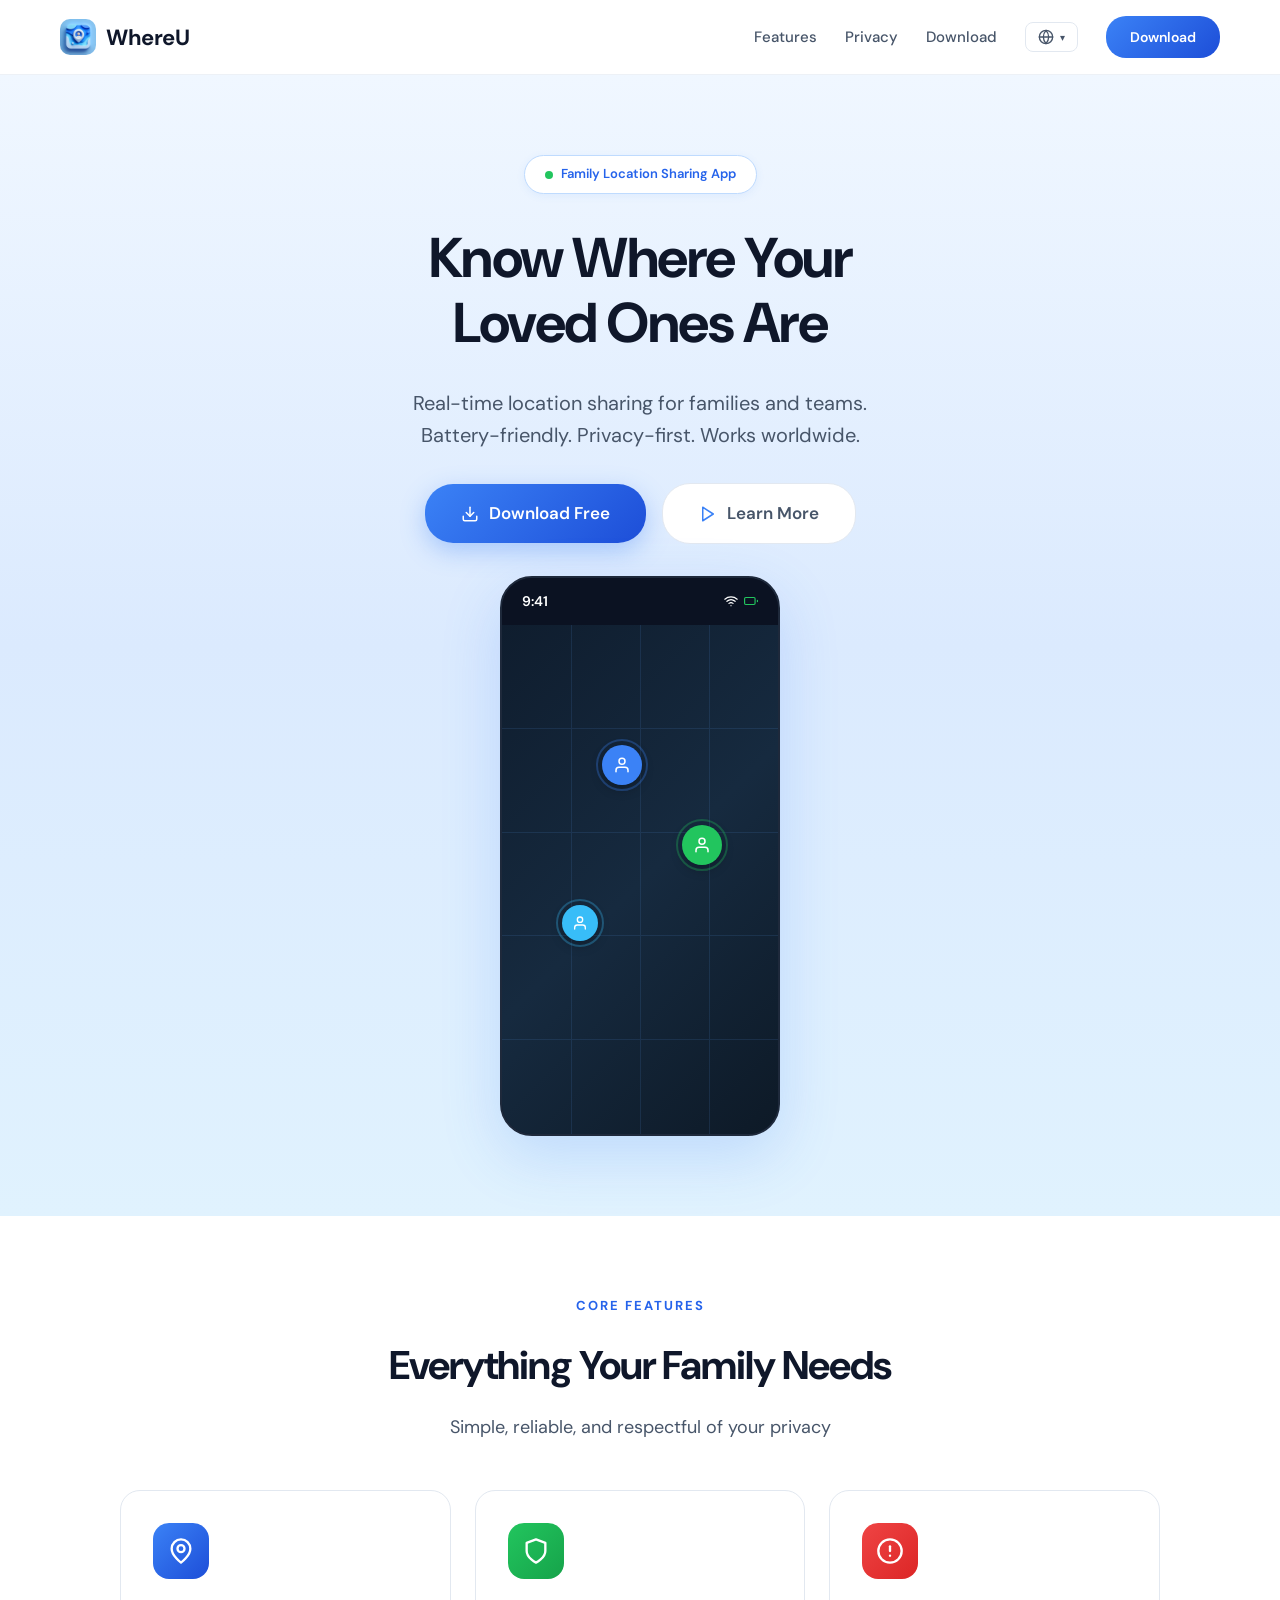
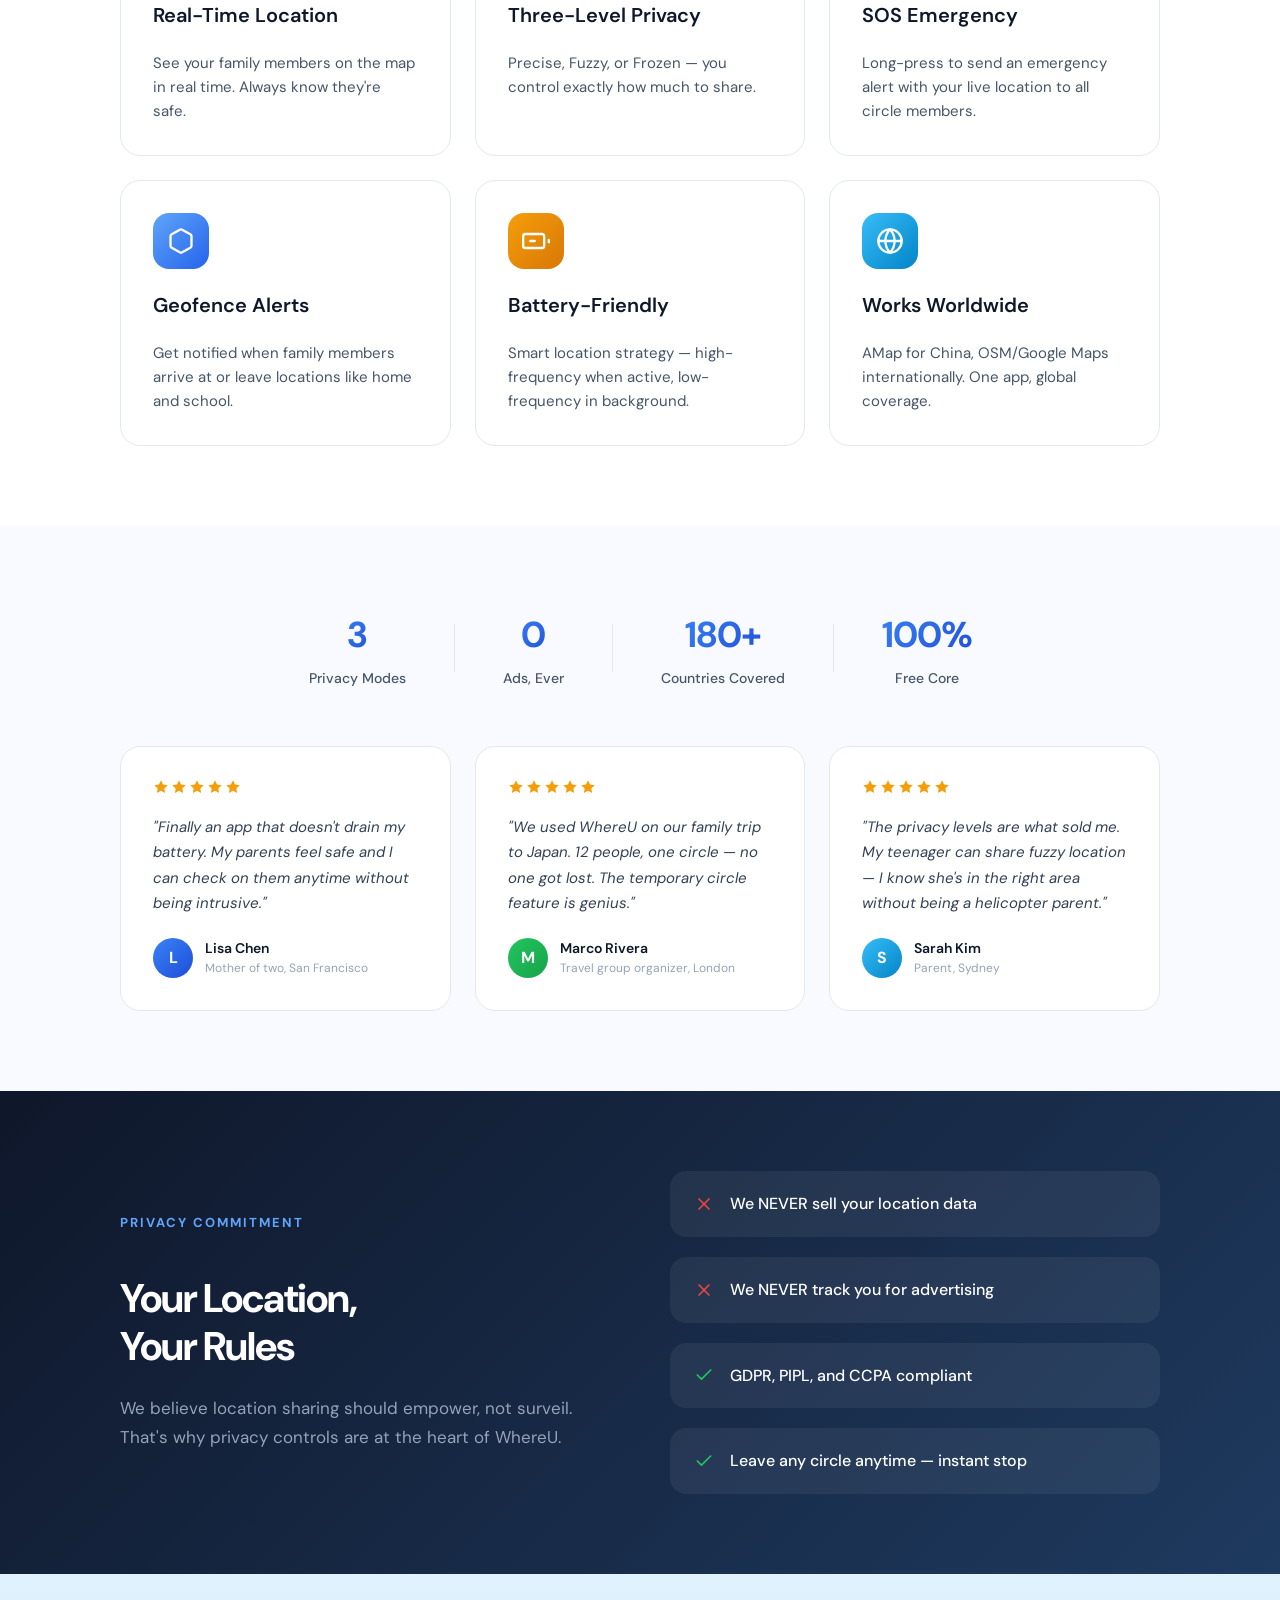
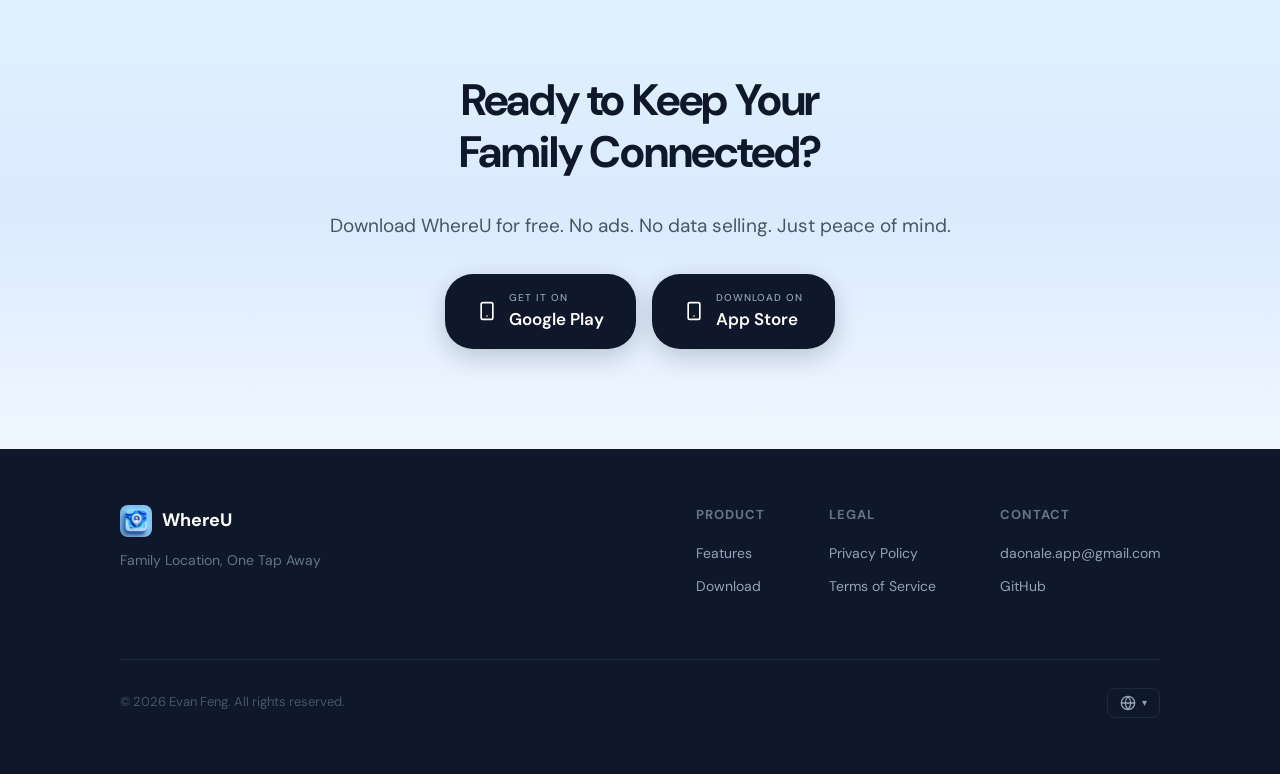
<file: index.html>
<!DOCTYPE html>
<html lang="en">
<head>
    <meta charset="UTF-8">
    <meta name="viewport" content="width=device-width, initial-scale=1.0">
    <title>WhereU — Family Location, One Tap Away</title>
    <meta name="description" content="Real-time location sharing for families and teams. Battery-friendly. Privacy-first. Works worldwide.">
    <link rel="icon" href="favicon-32.png" type="image/png">
    <link rel="preconnect" href="https://fonts.googleapis.com">
    <link rel="preconnect" href="https://fonts.gstatic.com" crossorigin>
    <link href="https://fonts.googleapis.com/css2?family=DM+Sans:ital,opsz,wght@0,9..40,400;0,9..40,500;0,9..40,600;0,9..40,700;1,9..40,400&display=swap" rel="stylesheet">
    <link rel="stylesheet" href="style.css">
    <style>
        /* ── Hero ── */
        .hero { display: flex; flex-direction: column; align-items: center; padding: 80px 120px; gap: 32px; background: linear-gradient(180deg, #F0F7FF 0%, #DBEAFE 50%, #E0F2FE 100%); }
        .hero-badge { display: flex; align-items: center; gap: 8px; padding: 8px 20px; border-radius: 20px; background: #fff; border: 1px solid var(--blue-200); box-shadow: 0 2px 8px rgba(59,130,246,0.08); }
        .hero-badge-dot { width: 8px; height: 8px; border-radius: 50%; background: var(--green); }
        .hero-badge span { font-size: 13px; font-weight: 600; color: var(--blue-600); }
        .hero h1 { font-size: 56px; font-weight: 700; text-align: center; letter-spacing: -1.5px; line-height: 1.15; max-width: 800px; }
        .hero p.subtitle { font-size: 20px; color: var(--text-secondary); text-align: center; max-width: 600px; line-height: 1.6; }
        .hero-ctas { display: flex; gap: 16px; align-items: center; }
        .btn-primary { display: flex; align-items: center; gap: 10px; padding: 16px 36px; border-radius: 28px; background: linear-gradient(135deg, var(--blue-500), var(--blue-700)); color: #fff; font-weight: 600; font-size: 17px; box-shadow: 0 8px 24px rgba(59,130,246,0.35); transition: transform 0.2s, box-shadow 0.2s; }
        .btn-primary:hover { transform: translateY(-2px); box-shadow: 0 12px 32px rgba(59,130,246,0.45); }
        .btn-primary svg, .btn-secondary svg { width: 18px; height: 18px; }
        .btn-secondary { display: flex; align-items: center; gap: 10px; padding: 16px 36px; border-radius: 28px; background: #fff; color: var(--text-secondary); font-weight: 600; font-size: 17px; border: 1.5px solid var(--border-light); transition: border-color 0.2s, color 0.2s; }
        .btn-secondary:hover { border-color: var(--blue-500); color: var(--blue-600); }
        .btn-secondary svg { color: var(--blue-500); }
        /* Phone Mockup */
        .phone-mockup { width: 280px; height: 560px; border-radius: 32px; background: #0F172A; border: 2px solid #1E293B; box-shadow: 0 20px 60px rgba(59,130,246,0.2); overflow: hidden; flex-shrink: 0; }
        .phone-status { display: flex; justify-content: space-between; align-items: center; padding: 12px 20px; background: #0B1222; color: #fff; font-size: 14px; font-weight: 600; }
        .phone-status-icons { display: flex; gap: 6px; }
        .phone-status-icons svg { width: 14px; height: 14px; }
        .phone-map { position: relative; flex: 1; height: calc(100% - 38px); background: linear-gradient(135deg, #0F1D2E, #162A3F, #0D1926); overflow: hidden; }
        .map-grid { position: absolute; inset: 0; opacity: 0.12; }
        .map-grid-line { position: absolute; background: var(--blue-400); }
        .map-grid-line.h { width: 100%; height: 1px; }
        .map-grid-line.v { width: 1px; height: 100%; }
        .map-pin { position: absolute; width: 40px; height: 40px; border-radius: 50%; display: flex; align-items: center; justify-content: center; box-shadow: 0 4px 12px rgba(0,0,0,0.3); }
        .map-pin svg { width: 18px; height: 18px; color: #fff; }
        .map-pin.pin1 { background: var(--blue-500); top: 120px; left: 100px; }
        .map-pin.pin2 { background: var(--green); top: 200px; left: 180px; }
        .map-pin.pin3 { background: var(--sky-400); top: 280px; left: 60px; width: 36px; height: 36px; }
        .map-pin.pin3 svg { width: 16px; height: 16px; }
        .map-pin-pulse { position: absolute; inset: -6px; border-radius: 50%; border: 2px solid currentColor; opacity: 0.3; animation: pulse 2s infinite; }
        .pin1 .map-pin-pulse { color: var(--blue-500); }
        .pin2 .map-pin-pulse { color: var(--green); animation-delay: 0.5s; }
        .pin3 .map-pin-pulse { color: var(--sky-400); animation-delay: 1s; }
        @keyframes pulse { 0% { transform: scale(1); opacity: 0.3; } 100% { transform: scale(1.8); opacity: 0; } }
        /* ── Features ── */
        .features { padding: 80px 120px; display: flex; flex-direction: column; align-items: center; gap: 48px; background: #fff; }
        .section-header { text-align: center; }
        .section-label { font-size: 13px; font-weight: 700; color: var(--blue-600); letter-spacing: 2px; margin-bottom: 16px; }
        .section-title { font-size: 40px; font-weight: 700; letter-spacing: -1px; margin-bottom: 16px; }
        .section-sub { font-size: 18px; color: var(--text-secondary); }
        .feature-grid { display: grid; grid-template-columns: repeat(3, 1fr); gap: 24px; width: 100%; }
        .feature-card { padding: 32px; border-radius: 20px; border: 1px solid var(--border-light); display: flex; flex-direction: column; gap: 20px; transition: transform 0.2s, box-shadow 0.2s; background: #fff; }
        .feature-card:hover { transform: translateY(-4px); box-shadow: 0 12px 32px rgba(59,130,246,0.08); }
        .feature-icon { width: 56px; height: 56px; border-radius: 16px; display: flex; align-items: center; justify-content: center; }
        .feature-icon svg { width: 28px; height: 28px; color: #fff; }
        .feature-icon.i1 { background: linear-gradient(135deg, var(--blue-500), var(--blue-700)); }
        .feature-icon.i2 { background: linear-gradient(135deg, #22C55E, #16A34A); }
        .feature-icon.i3 { background: linear-gradient(135deg, #EF4444, #DC2626); }
        .feature-icon.i4 { background: linear-gradient(135deg, var(--blue-400), var(--blue-600)); }
        .feature-icon.i5 { background: linear-gradient(135deg, #F59E0B, #D97706); }
        .feature-icon.i6 { background: linear-gradient(135deg, var(--sky-400), #0284C7); }
        .feature-card h3 { font-size: 20px; font-weight: 600; }
        .feature-card p { font-size: 15px; color: var(--text-secondary); line-height: 1.6; }
        /* ── Social Proof ── */
        .social-proof { padding: 80px 120px; display: flex; flex-direction: column; gap: 56px; background: var(--bg-soft); }
        .stats-row { display: flex; justify-content: center; align-items: center; gap: 48px; }
        .stat { display: flex; flex-direction: column; align-items: center; gap: 4px; }
        .stat-number { font-size: 36px; font-weight: 700; letter-spacing: -1px; background: linear-gradient(135deg, var(--blue-500), var(--blue-700)); -webkit-background-clip: text; -webkit-text-fill-color: transparent; background-clip: text; }
        .stat-label { font-size: 14px; font-weight: 500; color: var(--text-secondary); }
        .stat-divider { width: 1px; height: 48px; background: var(--border-light); }
        .testimonials { display: grid; grid-template-columns: repeat(3, 1fr); gap: 24px; }
        .testimonial { padding: 32px; border-radius: 20px; background: #fff; border: 1px solid var(--border-light); display: flex; flex-direction: column; gap: 20px; transition: transform 0.2s, box-shadow 0.2s; }
        .testimonial:hover { transform: translateY(-4px); box-shadow: 0 12px 32px rgba(59,130,246,0.08); }
        .testimonial-stars { display: flex; gap: 2px; }
        .testimonial-stars svg { width: 16px; height: 16px; }
        .testimonial-text { font-size: 15px; color: #334155; line-height: 1.7; font-style: italic; flex: 1; }
        .testimonial-author { display: flex; align-items: center; gap: 12px; }
        .testimonial-avatar { width: 40px; height: 40px; border-radius: 50%; display: flex; align-items: center; justify-content: center; color: #fff; font-weight: 700; font-size: 16px; flex-shrink: 0; }
        .testimonial-name { font-size: 14px; font-weight: 600; color: var(--text-primary); }
        .testimonial-role { font-size: 12px; color: var(--text-muted); }
        /* ── Privacy Section ── */
        .privacy-section { display: flex; align-items: center; padding: 80px 120px; gap: 60px; background: linear-gradient(135deg, #0F172A, #1E3A5F); color: #fff; }
        .privacy-left { flex: 1; display: flex; flex-direction: column; gap: 24px; }
        .privacy-left .section-label { color: var(--blue-400); }
        .privacy-left h2 { font-size: 40px; font-weight: 700; letter-spacing: -1px; line-height: 1.2; }
        .privacy-left p { font-size: 17px; color: #94A3B8; line-height: 1.7; }
        .privacy-right { flex: 1; display: flex; flex-direction: column; gap: 20px; }
        .promise { display: flex; align-items: center; gap: 16px; padding: 20px 24px; border-radius: 16px; background: rgba(255,255,255,0.06); }
        .promise svg { width: 20px; height: 20px; flex-shrink: 0; }
        .promise span { font-size: 16px; font-weight: 500; }
        /* ── Final CTA ── */
        .final-cta { display: flex; flex-direction: column; align-items: center; padding: 100px 120px; gap: 32px; background: linear-gradient(180deg, #E0F2FE, #DBEAFE 50%, #F0F7FF); }
        .final-cta h2 { font-size: 44px; font-weight: 700; text-align: center; letter-spacing: -1.2px; line-height: 1.2; max-width: 700px; }
        .final-cta > p { font-size: 19px; color: var(--text-secondary); text-align: center; line-height: 1.6; }
        .store-buttons { display: flex; gap: 16px; align-items: center; }
        .store-btn { display: flex; align-items: center; gap: 12px; padding: 16px 32px; border-radius: 28px; background: var(--text-primary); color: #fff; box-shadow: 0 8px 24px rgba(15,23,42,0.2); transition: transform 0.2s; }
        .store-btn:hover { transform: translateY(-2px); }
        .store-btn svg { width: 20px; height: 20px; }
        .store-btn-text small { display: block; font-size: 10px; font-weight: 500; color: #94A3B8; letter-spacing: 1px; }
        .store-btn-text span { font-size: 17px; font-weight: 600; }
        /* ── Responsive ── */
        @media (max-width: 1024px) {
            .hero { padding: 60px 40px; }
            .hero h1 { font-size: 40px; }
            .features { padding: 60px 40px; }
            .feature-grid { grid-template-columns: repeat(2, 1fr); }
            .social-proof { padding: 60px 40px; }
            .stats-row { gap: 32px; }
            .testimonials { grid-template-columns: repeat(2, 1fr); }
            .privacy-section { padding: 60px 40px; flex-direction: column; }
            .final-cta { padding: 60px 40px; }
        }
        @media (max-width: 768px) {
            .hero { padding: 48px 20px; }
            .hero h1 { font-size: 32px; }
            .hero p.subtitle { font-size: 16px; }
            .hero-ctas { flex-direction: column; width: 100%; }
            .btn-primary, .btn-secondary { width: 100%; justify-content: center; }
            .phone-mockup { width: 240px; height: 480px; }
            .features { padding: 48px 20px; }
            .section-title { font-size: 28px; }
            .feature-grid { grid-template-columns: 1fr; }
            .social-proof { padding: 48px 20px; }
            .stats-row { flex-wrap: wrap; gap: 24px; }
            .stat-divider { display: none; }
            .stats-row .stat { flex: 1; min-width: 120px; }
            .testimonials { grid-template-columns: 1fr; }
            .privacy-section { padding: 48px 20px; }
            .privacy-left h2 { font-size: 28px; }
            .final-cta { padding: 48px 20px; }
            .final-cta h2 { font-size: 28px; }
            .store-buttons { flex-direction: column; width: 100%; }
            .store-btn { width: 100%; justify-content: center; }
        }
    </style>
</head>
<body>

<!-- Header -->
<header class="header">
    <a href="index.html" class="logo">
        <div class="logo-icon"><img src="icon.png" alt="WhereU"></div>
        <span class="logo-text">WhereU</span>
    </a>
    <nav class="nav">
        <a href="#features">Features</a>
        <a href="#privacy">Privacy</a>
        <a href="#download">Download</a>
        <div class="lang-dropdown">
            <button class="lang-dropdown-toggle"><svg xmlns="http://www.w3.org/2000/svg" viewBox="0 0 24 24" fill="none" stroke="currentColor" stroke-width="2" stroke-linecap="round" stroke-linejoin="round"><circle cx="12" cy="12" r="10"/><line x1="2" y1="12" x2="22" y2="12"/><path d="M12 2a15.3 15.3 0 0 1 4 10 15.3 15.3 0 0 1-4 10 15.3 15.3 0 0 1-4-10 15.3 15.3 0 0 1 4-10z"/></svg><span class="arrow">&#9662;</span></button>
            <div class="lang-dropdown-menu"><a href="index.html" class="active">English</a><a href="index-zh.html">中文</a></div>
        </div>
        <a href="#download" class="btn-download">Download</a>
    </nav>
</header>

<!-- Hero -->
<section class="hero">
    <div class="hero-badge">
        <div class="hero-badge-dot"></div>
        <span>Family Location Sharing App</span>
    </div>
    <h1>Know Where Your<br>Loved Ones Are</h1>
    <p class="subtitle">Real-time location sharing for families and teams.<br>Battery-friendly. Privacy-first. Works worldwide.</p>
    <div class="hero-ctas">
        <a href="#download" class="btn-primary">
            <svg xmlns="http://www.w3.org/2000/svg" viewBox="0 0 24 24" fill="none" stroke="currentColor" stroke-width="2" stroke-linecap="round" stroke-linejoin="round"><path d="M21 15v4a2 2 0 0 1-2 2H5a2 2 0 0 1-2-2v-4"/><polyline points="7 10 12 15 17 10"/><line x1="12" y1="15" x2="12" y2="3"/></svg>
            Download Free
        </a>
        <a href="#features" class="btn-secondary">
            <svg xmlns="http://www.w3.org/2000/svg" viewBox="0 0 24 24" fill="none" stroke="currentColor" stroke-width="2" stroke-linecap="round" stroke-linejoin="round"><polygon points="5 3 19 12 5 21 5 3"/></svg>
            Learn More
        </a>
    </div>
    <div class="phone-mockup">
        <div class="phone-status"><span>9:41</span><div class="phone-status-icons"><svg xmlns="http://www.w3.org/2000/svg" viewBox="0 0 24 24" fill="none" stroke="currentColor" stroke-width="2" stroke-linecap="round" stroke-linejoin="round"><path d="M5 12.55a11 11 0 0 1 14.08 0"/><path d="M1.42 9a16 16 0 0 1 21.16 0"/><path d="M8.53 16.11a6 6 0 0 1 6.95 0"/><line x1="12" y1="20" x2="12.01" y2="20"/></svg><svg xmlns="http://www.w3.org/2000/svg" viewBox="0 0 24 24" fill="none" stroke="#22C55E" stroke-width="2" stroke-linecap="round" stroke-linejoin="round"><rect x="1" y="6" width="18" height="12" rx="2" ry="2"/><line x1="23" y1="13" x2="23" y2="11"/></svg></div></div>
        <div class="phone-map">
            <div class="map-grid"><div class="map-grid-line h" style="top:20%"></div><div class="map-grid-line h" style="top:40%"></div><div class="map-grid-line h" style="top:60%"></div><div class="map-grid-line h" style="top:80%"></div><div class="map-grid-line v" style="left:25%"></div><div class="map-grid-line v" style="left:50%"></div><div class="map-grid-line v" style="left:75%"></div></div>
            <div class="map-pin pin1"><div class="map-pin-pulse"></div><svg xmlns="http://www.w3.org/2000/svg" viewBox="0 0 24 24" fill="none" stroke="currentColor" stroke-width="2" stroke-linecap="round" stroke-linejoin="round"><path d="M20 21v-2a4 4 0 0 0-4-4H8a4 4 0 0 0-4 4v2"/><circle cx="12" cy="7" r="4"/></svg></div>
            <div class="map-pin pin2"><div class="map-pin-pulse"></div><svg xmlns="http://www.w3.org/2000/svg" viewBox="0 0 24 24" fill="none" stroke="currentColor" stroke-width="2" stroke-linecap="round" stroke-linejoin="round"><path d="M20 21v-2a4 4 0 0 0-4-4H8a4 4 0 0 0-4 4v2"/><circle cx="12" cy="7" r="4"/></svg></div>
            <div class="map-pin pin3"><div class="map-pin-pulse"></div><svg xmlns="http://www.w3.org/2000/svg" viewBox="0 0 24 24" fill="none" stroke="currentColor" stroke-width="2" stroke-linecap="round" stroke-linejoin="round"><path d="M20 21v-2a4 4 0 0 0-4-4H8a4 4 0 0 0-4 4v2"/><circle cx="12" cy="7" r="4"/></svg></div>
        </div>
    </div>
</section>

<!-- Features -->
<section class="features" id="features">
    <div class="section-header">
        <div class="section-label">CORE FEATURES</div>
        <h2 class="section-title">Everything Your Family Needs</h2>
        <p class="section-sub">Simple, reliable, and respectful of your privacy</p>
    </div>
    <div class="feature-grid">
        <div class="feature-card"><div class="feature-icon i1"><svg xmlns="http://www.w3.org/2000/svg" viewBox="0 0 24 24" fill="none" stroke="currentColor" stroke-width="2" stroke-linecap="round" stroke-linejoin="round"><path d="M20 10c0 6-8 12-8 12s-8-6-8-12a8 8 0 0 1 16 0Z"/><circle cx="12" cy="10" r="3"/></svg></div><h3>Real-Time Location</h3><p>See your family members on the map in real time. Always know they're safe.</p></div>
        <div class="feature-card"><div class="feature-icon i2"><svg xmlns="http://www.w3.org/2000/svg" viewBox="0 0 24 24" fill="none" stroke="currentColor" stroke-width="2" stroke-linecap="round" stroke-linejoin="round"><path d="M12 22s8-4 8-10V5l-8-3-8 3v7c0 6 8 10 8 10z"/></svg></div><h3>Three-Level Privacy</h3><p>Precise, Fuzzy, or Frozen — you control exactly how much to share.</p></div>
        <div class="feature-card"><div class="feature-icon i3"><svg xmlns="http://www.w3.org/2000/svg" viewBox="0 0 24 24" fill="none" stroke="currentColor" stroke-width="2" stroke-linecap="round" stroke-linejoin="round"><circle cx="12" cy="12" r="10"/><line x1="12" y1="8" x2="12" y2="12"/><line x1="12" y1="16" x2="12.01" y2="16"/></svg></div><h3>SOS Emergency</h3><p>Long-press to send an emergency alert with your live location to all circle members.</p></div>
        <div class="feature-card"><div class="feature-icon i4"><svg xmlns="http://www.w3.org/2000/svg" viewBox="0 0 24 24" fill="none" stroke="currentColor" stroke-width="2" stroke-linecap="round" stroke-linejoin="round"><path d="M21 16V8a2 2 0 0 0-1-1.73l-7-4a2 2 0 0 0-2 0l-7 4A2 2 0 0 0 3 8v8a2 2 0 0 0 1 1.73l7 4a2 2 0 0 0 2 0l7-4A2 2 0 0 0 21 16z"/></svg></div><h3>Geofence Alerts</h3><p>Get notified when family members arrive at or leave locations like home and school.</p></div>
        <div class="feature-card"><div class="feature-icon i5"><svg xmlns="http://www.w3.org/2000/svg" viewBox="0 0 24 24" fill="none" stroke="currentColor" stroke-width="2" stroke-linecap="round" stroke-linejoin="round"><rect x="1" y="6" width="18" height="12" rx="2" ry="2"/><line x1="23" y1="13" x2="23" y2="11"/><path d="M7 12h4"/></svg></div><h3>Battery-Friendly</h3><p>Smart location strategy — high-frequency when active, low-frequency in background.</p></div>
        <div class="feature-card"><div class="feature-icon i6"><svg xmlns="http://www.w3.org/2000/svg" viewBox="0 0 24 24" fill="none" stroke="currentColor" stroke-width="2" stroke-linecap="round" stroke-linejoin="round"><circle cx="12" cy="12" r="10"/><line x1="2" y1="12" x2="22" y2="12"/><path d="M12 2a15.3 15.3 0 0 1 4 10 15.3 15.3 0 0 1-4 10 15.3 15.3 0 0 1-4-10 15.3 15.3 0 0 1 4-10z"/></svg></div><h3>Works Worldwide</h3><p>AMap for China, OSM/Google Maps internationally. One app, global coverage.</p></div>
    </div>
</section>

<!-- Social Proof -->
<section class="social-proof">
    <div class="stats-row">
        <div class="stat"><span class="stat-number">3</span><span class="stat-label">Privacy Modes</span></div>
        <div class="stat-divider"></div>
        <div class="stat"><span class="stat-number">0</span><span class="stat-label">Ads, Ever</span></div>
        <div class="stat-divider"></div>
        <div class="stat"><span class="stat-number">180+</span><span class="stat-label">Countries Covered</span></div>
        <div class="stat-divider"></div>
        <div class="stat"><span class="stat-number">100%</span><span class="stat-label">Free Core</span></div>
    </div>
    <div class="testimonials">
        <div class="testimonial">
            <div class="testimonial-stars"><svg xmlns="http://www.w3.org/2000/svg" viewBox="0 0 24 24" fill="#F59E0B" stroke="none"><polygon points="12 2 15.09 8.26 22 9.27 17 14.14 18.18 21.02 12 17.77 5.82 21.02 7 14.14 2 9.27 8.91 8.26 12 2"/></svg><svg xmlns="http://www.w3.org/2000/svg" viewBox="0 0 24 24" fill="#F59E0B" stroke="none"><polygon points="12 2 15.09 8.26 22 9.27 17 14.14 18.18 21.02 12 17.77 5.82 21.02 7 14.14 2 9.27 8.91 8.26 12 2"/></svg><svg xmlns="http://www.w3.org/2000/svg" viewBox="0 0 24 24" fill="#F59E0B" stroke="none"><polygon points="12 2 15.09 8.26 22 9.27 17 14.14 18.18 21.02 12 17.77 5.82 21.02 7 14.14 2 9.27 8.91 8.26 12 2"/></svg><svg xmlns="http://www.w3.org/2000/svg" viewBox="0 0 24 24" fill="#F59E0B" stroke="none"><polygon points="12 2 15.09 8.26 22 9.27 17 14.14 18.18 21.02 12 17.77 5.82 21.02 7 14.14 2 9.27 8.91 8.26 12 2"/></svg><svg xmlns="http://www.w3.org/2000/svg" viewBox="0 0 24 24" fill="#F59E0B" stroke="none"><polygon points="12 2 15.09 8.26 22 9.27 17 14.14 18.18 21.02 12 17.77 5.82 21.02 7 14.14 2 9.27 8.91 8.26 12 2"/></svg></div>
            <p class="testimonial-text">"Finally an app that doesn't drain my battery. My parents feel safe and I can check on them anytime without being intrusive."</p>
            <div class="testimonial-author"><div class="testimonial-avatar" style="background:linear-gradient(135deg,#3B82F6,#1D4ED8)">L</div><div><div class="testimonial-name">Lisa Chen</div><div class="testimonial-role">Mother of two, San Francisco</div></div></div>
        </div>
        <div class="testimonial">
            <div class="testimonial-stars"><svg xmlns="http://www.w3.org/2000/svg" viewBox="0 0 24 24" fill="#F59E0B" stroke="none"><polygon points="12 2 15.09 8.26 22 9.27 17 14.14 18.18 21.02 12 17.77 5.82 21.02 7 14.14 2 9.27 8.91 8.26 12 2"/></svg><svg xmlns="http://www.w3.org/2000/svg" viewBox="0 0 24 24" fill="#F59E0B" stroke="none"><polygon points="12 2 15.09 8.26 22 9.27 17 14.14 18.18 21.02 12 17.77 5.82 21.02 7 14.14 2 9.27 8.91 8.26 12 2"/></svg><svg xmlns="http://www.w3.org/2000/svg" viewBox="0 0 24 24" fill="#F59E0B" stroke="none"><polygon points="12 2 15.09 8.26 22 9.27 17 14.14 18.18 21.02 12 17.77 5.82 21.02 7 14.14 2 9.27 8.91 8.26 12 2"/></svg><svg xmlns="http://www.w3.org/2000/svg" viewBox="0 0 24 24" fill="#F59E0B" stroke="none"><polygon points="12 2 15.09 8.26 22 9.27 17 14.14 18.18 21.02 12 17.77 5.82 21.02 7 14.14 2 9.27 8.91 8.26 12 2"/></svg><svg xmlns="http://www.w3.org/2000/svg" viewBox="0 0 24 24" fill="#F59E0B" stroke="none"><polygon points="12 2 15.09 8.26 22 9.27 17 14.14 18.18 21.02 12 17.77 5.82 21.02 7 14.14 2 9.27 8.91 8.26 12 2"/></svg></div>
            <p class="testimonial-text">"We used WhereU on our family trip to Japan. 12 people, one circle — no one got lost. The temporary circle feature is genius."</p>
            <div class="testimonial-author"><div class="testimonial-avatar" style="background:linear-gradient(135deg,#22C55E,#16A34A)">M</div><div><div class="testimonial-name">Marco Rivera</div><div class="testimonial-role">Travel group organizer, London</div></div></div>
        </div>
        <div class="testimonial">
            <div class="testimonial-stars"><svg xmlns="http://www.w3.org/2000/svg" viewBox="0 0 24 24" fill="#F59E0B" stroke="none"><polygon points="12 2 15.09 8.26 22 9.27 17 14.14 18.18 21.02 12 17.77 5.82 21.02 7 14.14 2 9.27 8.91 8.26 12 2"/></svg><svg xmlns="http://www.w3.org/2000/svg" viewBox="0 0 24 24" fill="#F59E0B" stroke="none"><polygon points="12 2 15.09 8.26 22 9.27 17 14.14 18.18 21.02 12 17.77 5.82 21.02 7 14.14 2 9.27 8.91 8.26 12 2"/></svg><svg xmlns="http://www.w3.org/2000/svg" viewBox="0 0 24 24" fill="#F59E0B" stroke="none"><polygon points="12 2 15.09 8.26 22 9.27 17 14.14 18.18 21.02 12 17.77 5.82 21.02 7 14.14 2 9.27 8.91 8.26 12 2"/></svg><svg xmlns="http://www.w3.org/2000/svg" viewBox="0 0 24 24" fill="#F59E0B" stroke="none"><polygon points="12 2 15.09 8.26 22 9.27 17 14.14 18.18 21.02 12 17.77 5.82 21.02 7 14.14 2 9.27 8.91 8.26 12 2"/></svg><svg xmlns="http://www.w3.org/2000/svg" viewBox="0 0 24 24" fill="#F59E0B" stroke="none"><polygon points="12 2 15.09 8.26 22 9.27 17 14.14 18.18 21.02 12 17.77 5.82 21.02 7 14.14 2 9.27 8.91 8.26 12 2"/></svg></div>
            <p class="testimonial-text">"The privacy levels are what sold me. My teenager can share fuzzy location — I know she's in the right area without being a helicopter parent."</p>
            <div class="testimonial-author"><div class="testimonial-avatar" style="background:linear-gradient(135deg,#38BDF8,#0284C7)">S</div><div><div class="testimonial-name">Sarah Kim</div><div class="testimonial-role">Parent, Sydney</div></div></div>
        </div>
    </div>
</section>

<!-- Privacy -->
<section class="privacy-section" id="privacy">
    <div class="privacy-left">
        <div class="section-label">PRIVACY COMMITMENT</div>
        <h2>Your Location,<br>Your Rules</h2>
        <p>We believe location sharing should empower, not surveil. That's why privacy controls are at the heart of WhereU.</p>
    </div>
    <div class="privacy-right">
        <div class="promise"><svg xmlns="http://www.w3.org/2000/svg" viewBox="0 0 24 24" fill="none" stroke="#EF4444" stroke-width="2" stroke-linecap="round" stroke-linejoin="round"><line x1="18" y1="6" x2="6" y2="18"/><line x1="6" y1="6" x2="18" y2="18"/></svg><span>We NEVER sell your location data</span></div>
        <div class="promise"><svg xmlns="http://www.w3.org/2000/svg" viewBox="0 0 24 24" fill="none" stroke="#EF4444" stroke-width="2" stroke-linecap="round" stroke-linejoin="round"><line x1="18" y1="6" x2="6" y2="18"/><line x1="6" y1="6" x2="18" y2="18"/></svg><span>We NEVER track you for advertising</span></div>
        <div class="promise"><svg xmlns="http://www.w3.org/2000/svg" viewBox="0 0 24 24" fill="none" stroke="#22C55E" stroke-width="2" stroke-linecap="round" stroke-linejoin="round"><polyline points="20 6 9 17 4 12"/></svg><span>GDPR, PIPL, and CCPA compliant</span></div>
        <div class="promise"><svg xmlns="http://www.w3.org/2000/svg" viewBox="0 0 24 24" fill="none" stroke="#22C55E" stroke-width="2" stroke-linecap="round" stroke-linejoin="round"><polyline points="20 6 9 17 4 12"/></svg><span>Leave any circle anytime — instant stop</span></div>
    </div>
</section>

<!-- Final CTA -->
<section class="final-cta" id="download">
    <h2>Ready to Keep Your<br>Family Connected?</h2>
    <p>Download WhereU for free. No ads. No data selling. Just peace of mind.</p>
    <div class="store-buttons">
        <a href="#" class="store-btn"><svg xmlns="http://www.w3.org/2000/svg" viewBox="0 0 24 24" fill="none" stroke="currentColor" stroke-width="2" stroke-linecap="round" stroke-linejoin="round"><rect x="5" y="2" width="14" height="20" rx="2" ry="2"/><line x1="12" y1="18" x2="12.01" y2="18"/></svg><div class="store-btn-text"><small>GET IT ON</small><span>Google Play</span></div></a>
        <a href="#" class="store-btn"><svg xmlns="http://www.w3.org/2000/svg" viewBox="0 0 24 24" fill="none" stroke="currentColor" stroke-width="2" stroke-linecap="round" stroke-linejoin="round"><rect x="5" y="2" width="14" height="20" rx="2" ry="2"/><line x1="12" y1="18" x2="12.01" y2="18"/></svg><div class="store-btn-text"><small>DOWNLOAD ON</small><span>App Store</span></div></a>
    </div>
</section>

<!-- Footer -->
<footer class="footer">
    <div class="footer-top">
        <div class="footer-brand">
            <div class="footer-logo"><div class="footer-logo-icon"><img src="icon.png" alt="WhereU"></div><span>WhereU</span></div>
            <div class="footer-tagline">Family Location, One Tap Away</div>
        </div>
        <div class="footer-links">
            <div class="footer-col"><h4>Product</h4><a href="#features">Features</a><a href="#download">Download</a></div>
            <div class="footer-col"><h4>Legal</h4><a href="privacy.html">Privacy Policy</a><a href="terms.html">Terms of Service</a></div>
            <div class="footer-col"><h4>Contact</h4><a href="mailto:daonale.app@gmail.com">daonale.app@gmail.com</a><a href="https://github.com/fenghc66">GitHub</a></div>
        </div>
    </div>
    <div class="footer-divider"></div>
    <div class="footer-bottom">
        <p>&copy; 2026 Evan Feng. All rights reserved.</p>
        <div class="lang-dropdown"><button class="lang-dropdown-toggle"><svg xmlns="http://www.w3.org/2000/svg" viewBox="0 0 24 24" fill="none" stroke="currentColor" stroke-width="2" stroke-linecap="round" stroke-linejoin="round"><circle cx="12" cy="12" r="10"/><line x1="2" y1="12" x2="22" y2="12"/><path d="M12 2a15.3 15.3 0 0 1 4 10 15.3 15.3 0 0 1-4 10 15.3 15.3 0 0 1-4-10 15.3 15.3 0 0 1 4-10z"/></svg><span class="arrow">&#9662;</span></button><div class="lang-dropdown-menu"><a href="index.html" class="active">English</a><a href="index-zh.html">中文</a></div></div>
    </div>
</footer>
</body>
</html>
</file>
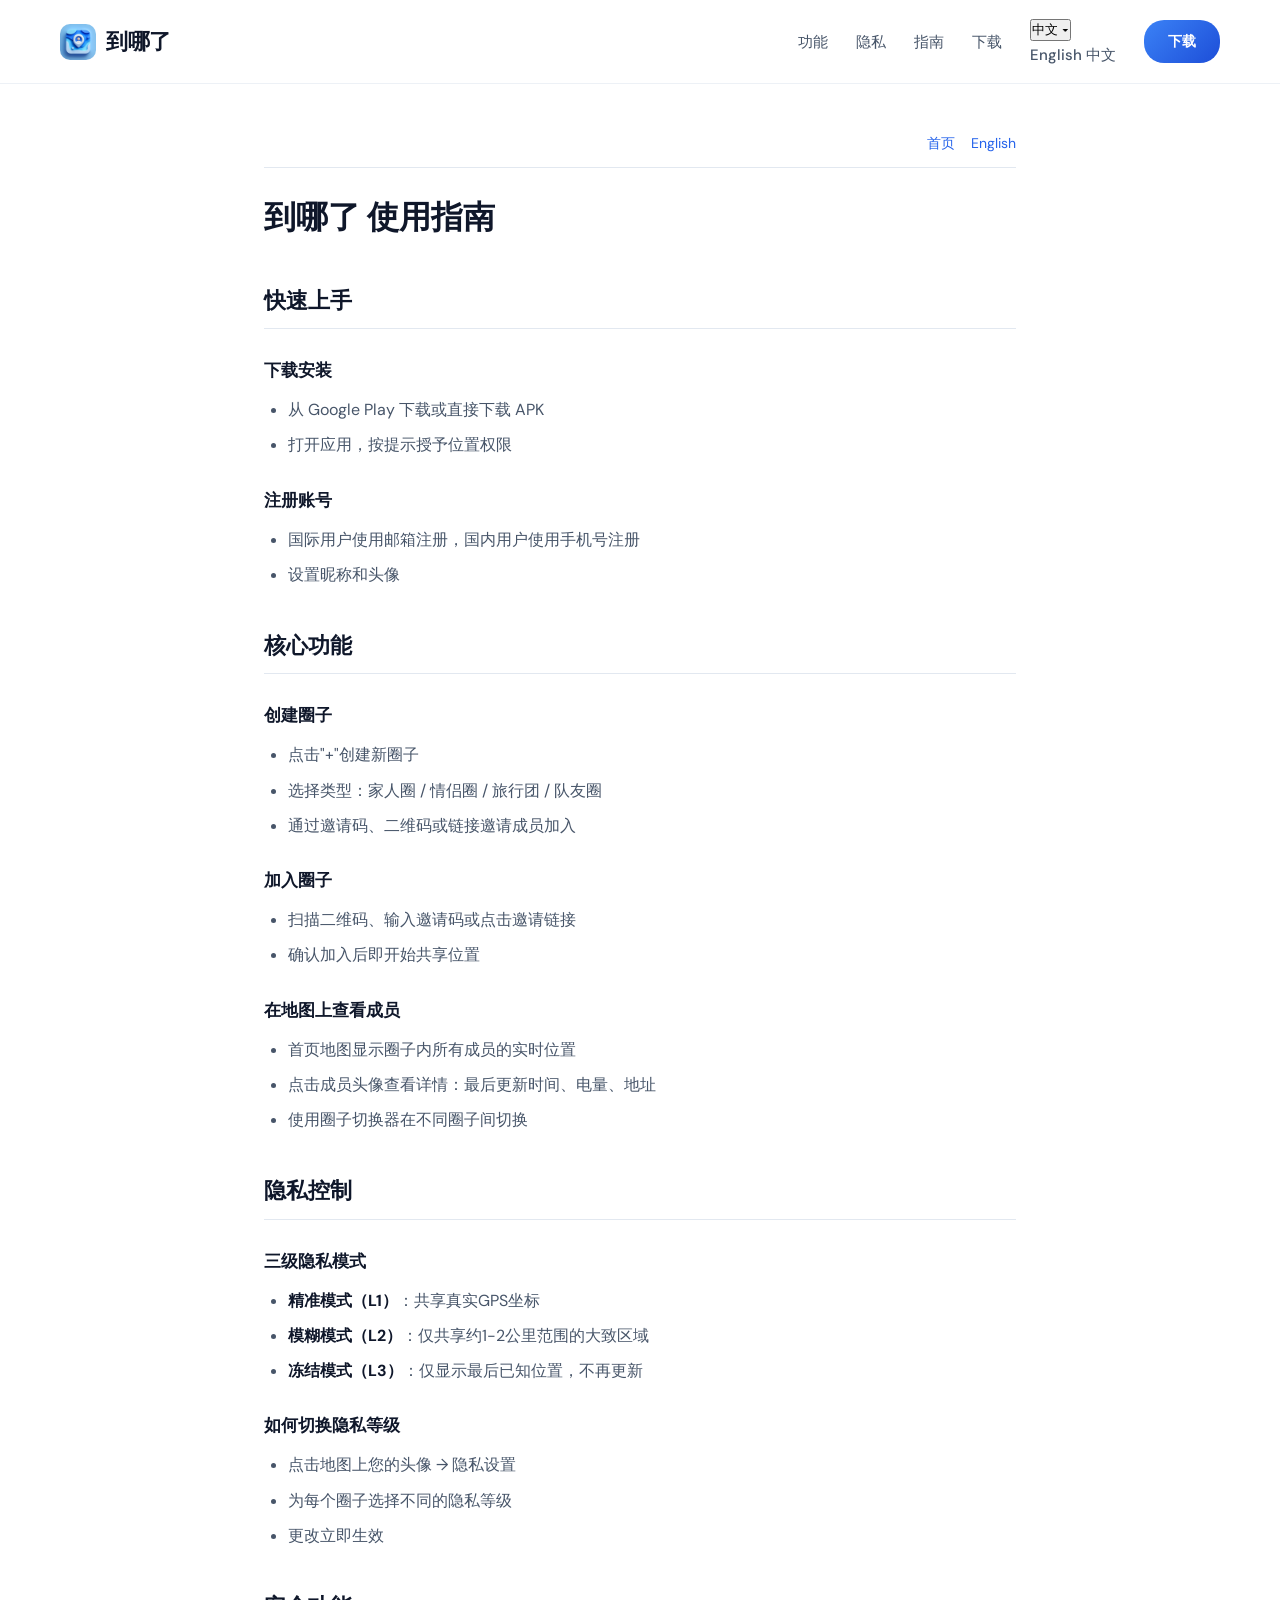
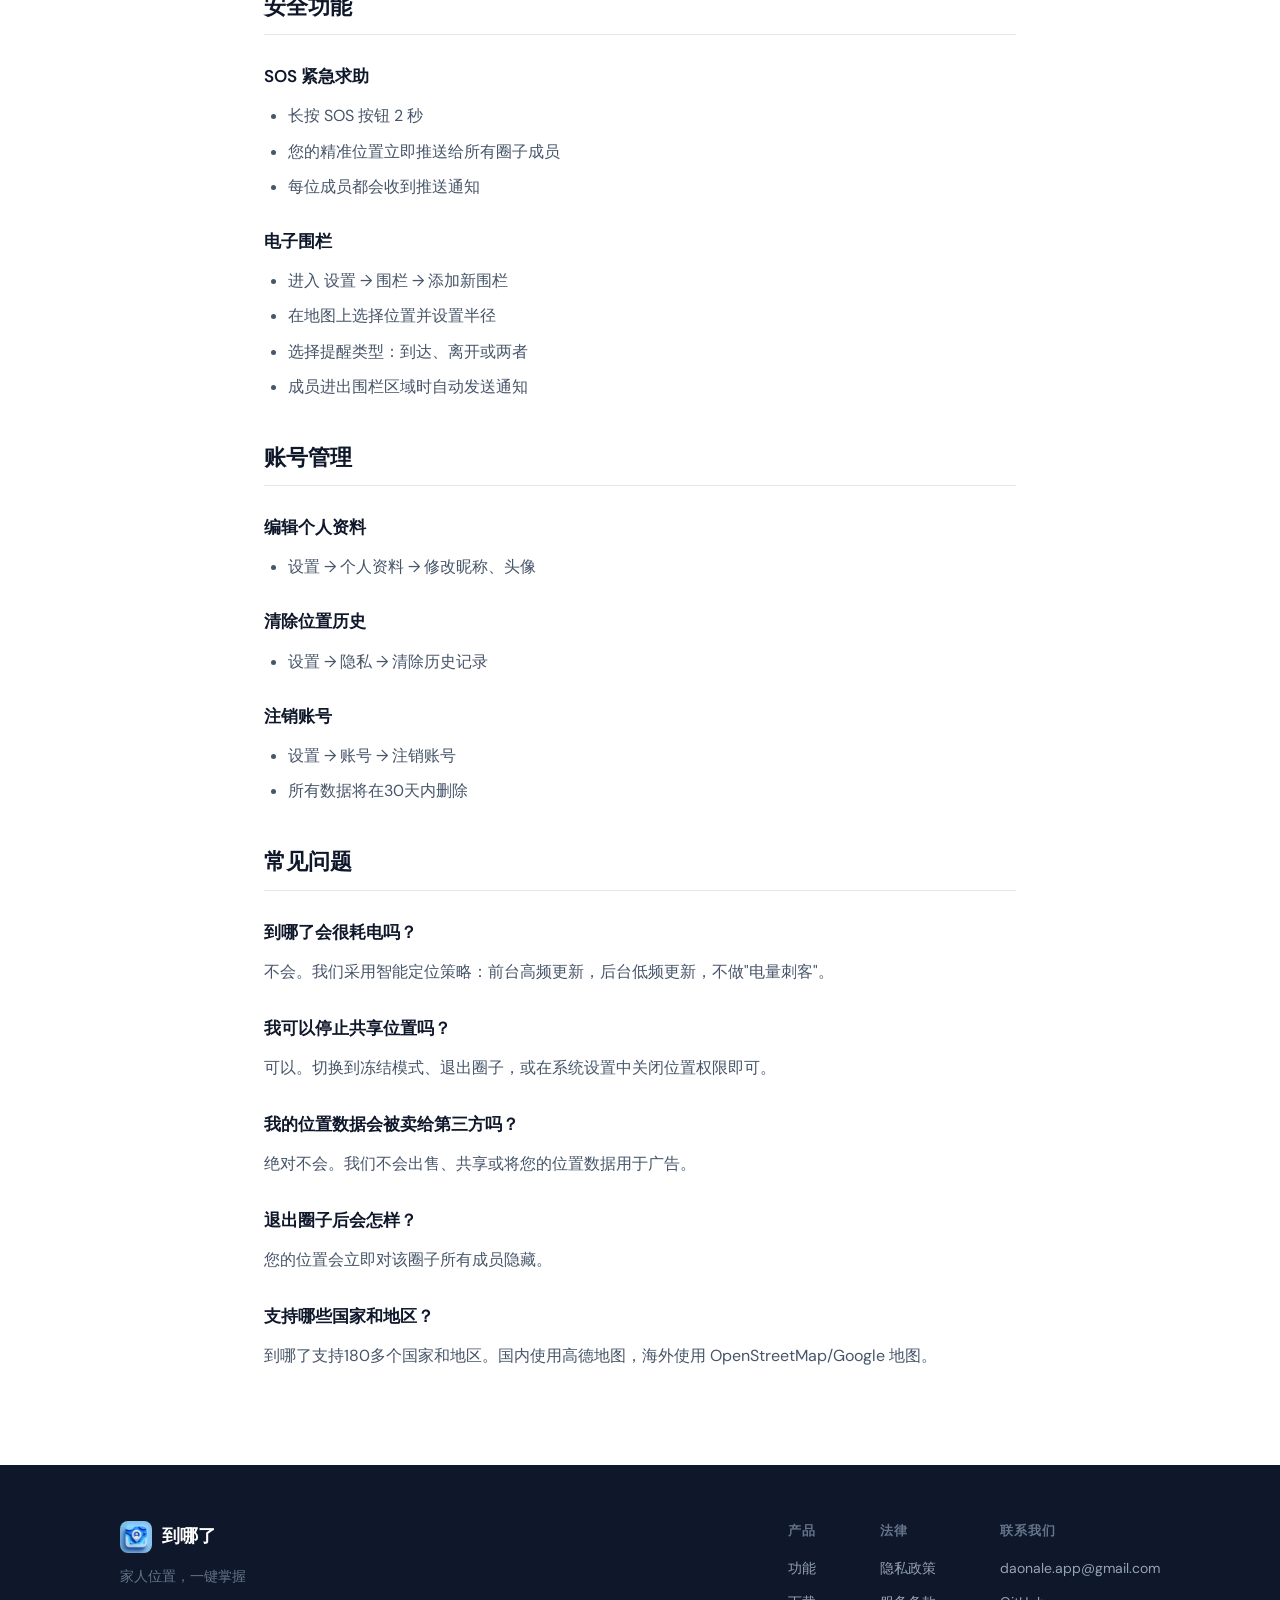
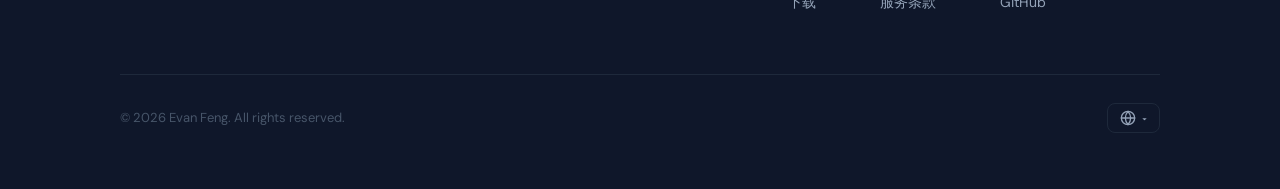
<file: guide-zh.html>
<!DOCTYPE html>
<html lang="zh-CN">
<head>
    <meta charset="UTF-8">
    <meta name="viewport" content="width=device-width, initial-scale=1.0">
    <title>使用指南 - 到哪了</title>
    <meta name="description" content="到哪了使用指南 — 快速上手、核心功能、隐私控制与常见问题。">
    <link rel="icon" href="favicon-32.png" type="image/png">
    <link rel="preconnect" href="https://fonts.googleapis.com">
    <link rel="preconnect" href="https://fonts.gstatic.com" crossorigin>
    <link href="https://fonts.googleapis.com/css2?family=DM+Sans:ital,opsz,wght@0,9..40,400;0,9..40,500;0,9..40,600;0,9..40,700;1,9..40,400&display=swap" rel="stylesheet">
    <link rel="stylesheet" href="style.css">
</head>
<body>

<!-- Header -->
<header class="header">
    <a href="index-zh.html" class="logo">
        <div class="logo-icon"><img src="icon.png" alt="到哪了"></div>
        <span class="logo-text">到哪了</span>
    </a>
    <nav class="nav">
        <a href="index-zh.html#features">功能</a>
        <a href="privacy-zh.html">隐私</a>
        <a href="guide-zh.html">指南</a>
        <a href="index-zh.html#download">下载</a>
        <div class="lang-dropdown">
            <button class="lang-toggle" aria-label="切换语言">中文 ▾</button>
            <div class="lang-menu">
                <a href="guide.html">English</a>
                <a href="guide-zh.html" class="active">中文</a>
            </div>
        </div>
        <a href="index-zh.html#download" class="btn-download">下载</a>
    </nav>
</header>

<main class="legal-page">

    <div class="legal-lang"><a href="index-zh.html">首页</a><a href="guide.html">English</a></div>

    <h1>到哪了 使用指南</h1>

    <h2>快速上手</h2>

    <h3>下载安装</h3>
    <ul>
        <li>从 Google Play 下载或直接下载 APK</li>
        <li>打开应用，按提示授予位置权限</li>
    </ul>

    <h3>注册账号</h3>
    <ul>
        <li>国际用户使用邮箱注册，国内用户使用手机号注册</li>
        <li>设置昵称和头像</li>
    </ul>

    <h2>核心功能</h2>

    <h3>创建圈子</h3>
    <ul>
        <li>点击"+"创建新圈子</li>
        <li>选择类型：家人圈 / 情侣圈 / 旅行团 / 队友圈</li>
        <li>通过邀请码、二维码或链接邀请成员加入</li>
    </ul>

    <h3>加入圈子</h3>
    <ul>
        <li>扫描二维码、输入邀请码或点击邀请链接</li>
        <li>确认加入后即开始共享位置</li>
    </ul>

    <h3>在地图上查看成员</h3>
    <ul>
        <li>首页地图显示圈子内所有成员的实时位置</li>
        <li>点击成员头像查看详情：最后更新时间、电量、地址</li>
        <li>使用圈子切换器在不同圈子间切换</li>
    </ul>

    <h2>隐私控制</h2>

    <h3>三级隐私模式</h3>
    <ul>
        <li><strong>精准模式（L1）</strong>：共享真实GPS坐标</li>
        <li><strong>模糊模式（L2）</strong>：仅共享约1-2公里范围的大致区域</li>
        <li><strong>冻结模式（L3）</strong>：仅显示最后已知位置，不再更新</li>
    </ul>

    <h3>如何切换隐私等级</h3>
    <ul>
        <li>点击地图上您的头像 &rarr; 隐私设置</li>
        <li>为每个圈子选择不同的隐私等级</li>
        <li>更改立即生效</li>
    </ul>

    <h2>安全功能</h2>

    <h3>SOS 紧急求助</h3>
    <ul>
        <li>长按 SOS 按钮 2 秒</li>
        <li>您的精准位置立即推送给所有圈子成员</li>
        <li>每位成员都会收到推送通知</li>
    </ul>

    <h3>电子围栏</h3>
    <ul>
        <li>进入 设置 &rarr; 围栏 &rarr; 添加新围栏</li>
        <li>在地图上选择位置并设置半径</li>
        <li>选择提醒类型：到达、离开或两者</li>
        <li>成员进出围栏区域时自动发送通知</li>
    </ul>

    <h2>账号管理</h2>

    <h3>编辑个人资料</h3>
    <ul>
        <li>设置 &rarr; 个人资料 &rarr; 修改昵称、头像</li>
    </ul>

    <h3>清除位置历史</h3>
    <ul>
        <li>设置 &rarr; 隐私 &rarr; 清除历史记录</li>
    </ul>

    <h3>注销账号</h3>
    <ul>
        <li>设置 &rarr; 账号 &rarr; 注销账号</li>
        <li>所有数据将在30天内删除</li>
    </ul>

    <h2>常见问题</h2>

    <h3>到哪了会很耗电吗？</h3>
    <p>不会。我们采用智能定位策略：前台高频更新，后台低频更新，不做"电量刺客"。</p>

    <h3>我可以停止共享位置吗？</h3>
    <p>可以。切换到冻结模式、退出圈子，或在系统设置中关闭位置权限即可。</p>

    <h3>我的位置数据会被卖给第三方吗？</h3>
    <p>绝对不会。我们不会出售、共享或将您的位置数据用于广告。</p>

    <h3>退出圈子后会怎样？</h3>
    <p>您的位置会立即对该圈子所有成员隐藏。</p>

    <h3>支持哪些国家和地区？</h3>
    <p>到哪了支持180多个国家和地区。国内使用高德地图，海外使用 OpenStreetMap/Google 地图。</p>

</main>

<!-- Footer -->
<footer class="footer">
    <div class="footer-top">
        <div class="footer-brand">
            <div class="footer-logo"><div class="footer-logo-icon"><img src="icon.png" alt="到哪了"></div><span>到哪了</span></div>
            <div class="footer-tagline">家人位置，一键掌握</div>
        </div>
        <div class="footer-links">
            <div class="footer-col"><h4>产品</h4><a href="index-zh.html#features">功能</a><a href="index-zh.html#download">下载</a></div>
            <div class="footer-col"><h4>法律</h4><a href="privacy-zh.html">隐私政策</a><a href="terms-zh.html">服务条款</a></div>
            <div class="footer-col"><h4>联系我们</h4><a href="mailto:daonale.app@gmail.com">daonale.app@gmail.com</a><a href="https://github.com/fenghc66">GitHub</a></div>
        </div>
    </div>
    <div class="footer-divider"></div>
    <div class="footer-bottom">
        <p>&copy; 2026 Evan Feng. All rights reserved.</p>
        <div class="lang-dropdown"><button class="lang-dropdown-toggle"><svg xmlns="http://www.w3.org/2000/svg" viewBox="0 0 24 24" fill="none" stroke="currentColor" stroke-width="2" stroke-linecap="round" stroke-linejoin="round"><circle cx="12" cy="12" r="10"/><line x1="2" y1="12" x2="22" y2="12"/><path d="M12 2a15.3 15.3 0 0 1 4 10 15.3 15.3 0 0 1-4 10 15.3 15.3 0 0 1-4-10 15.3 15.3 0 0 1 4-10z"/></svg><span class="arrow">&#9662;</span></button><div class="lang-dropdown-menu"><a href="guide.html">English</a><a href="guide-zh.html" class="active">中文</a></div></div>
    </div>
</footer>
</body>
</html>
</file>
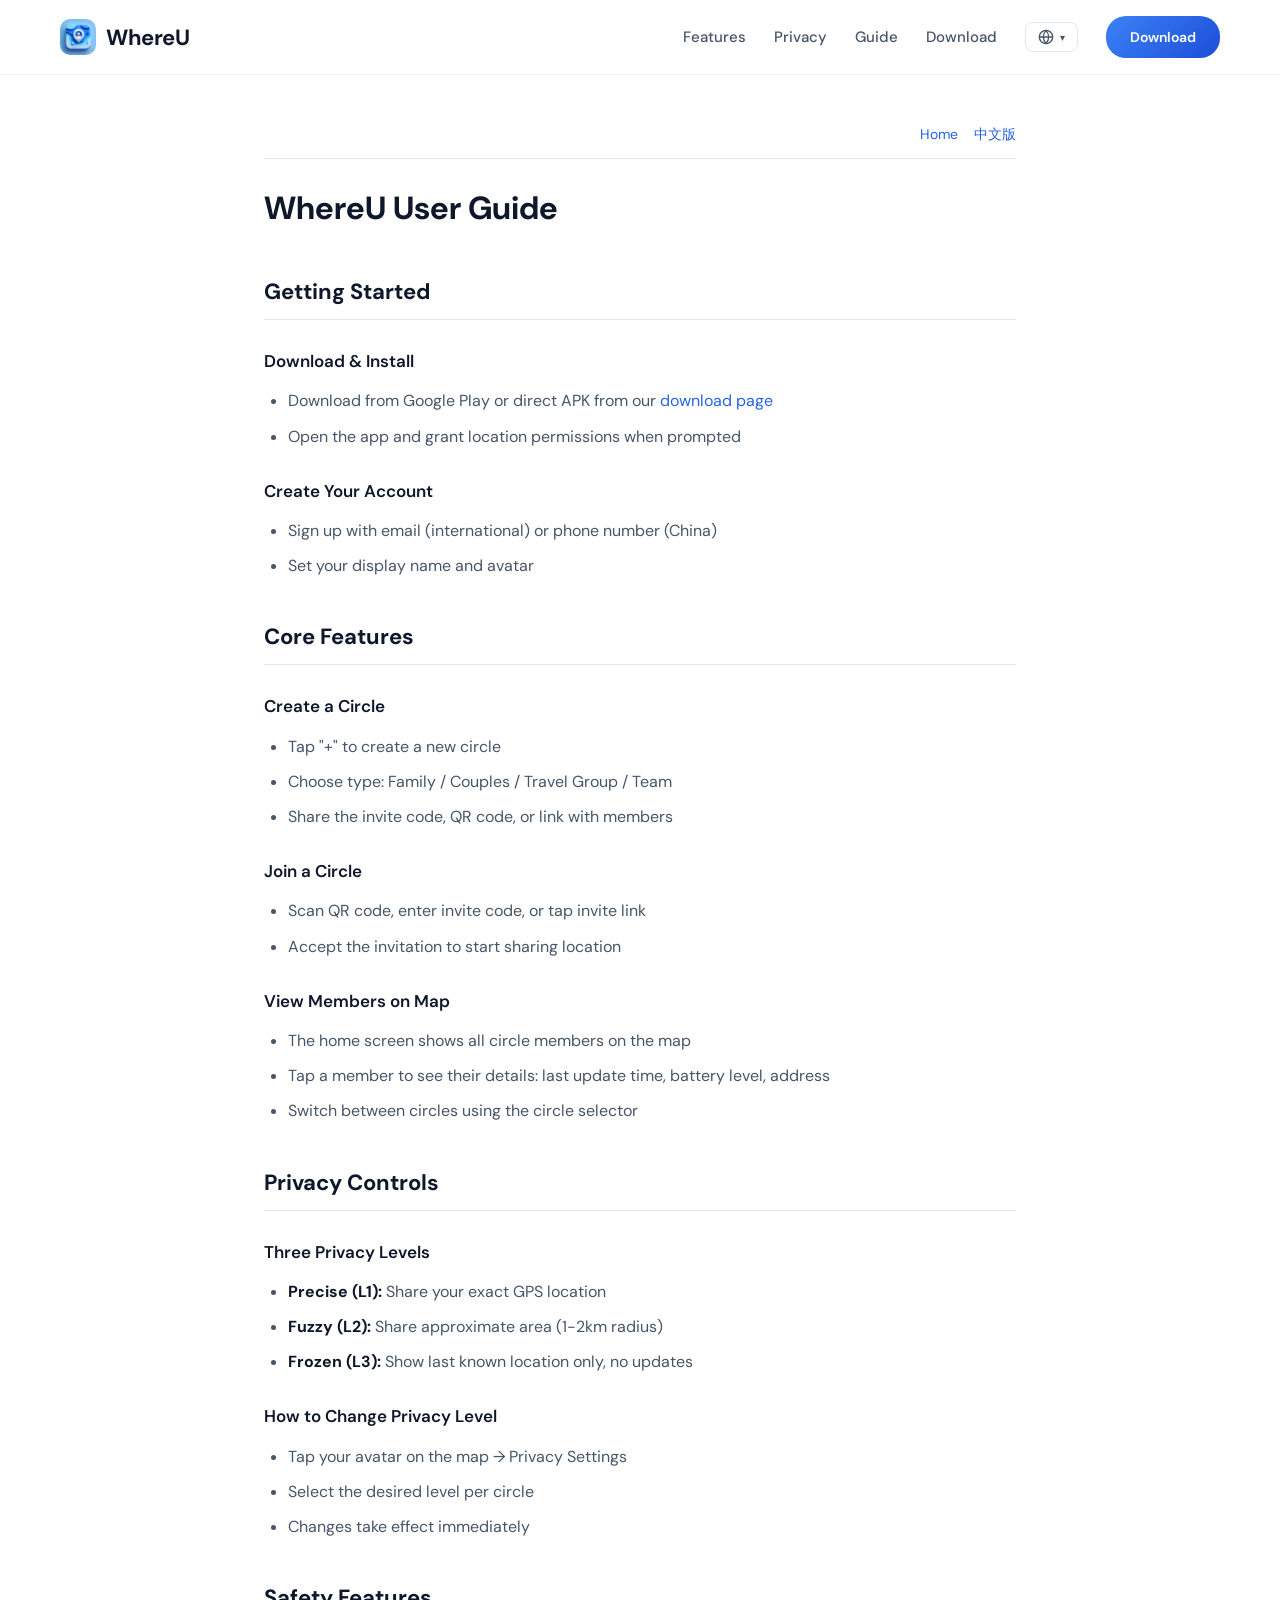
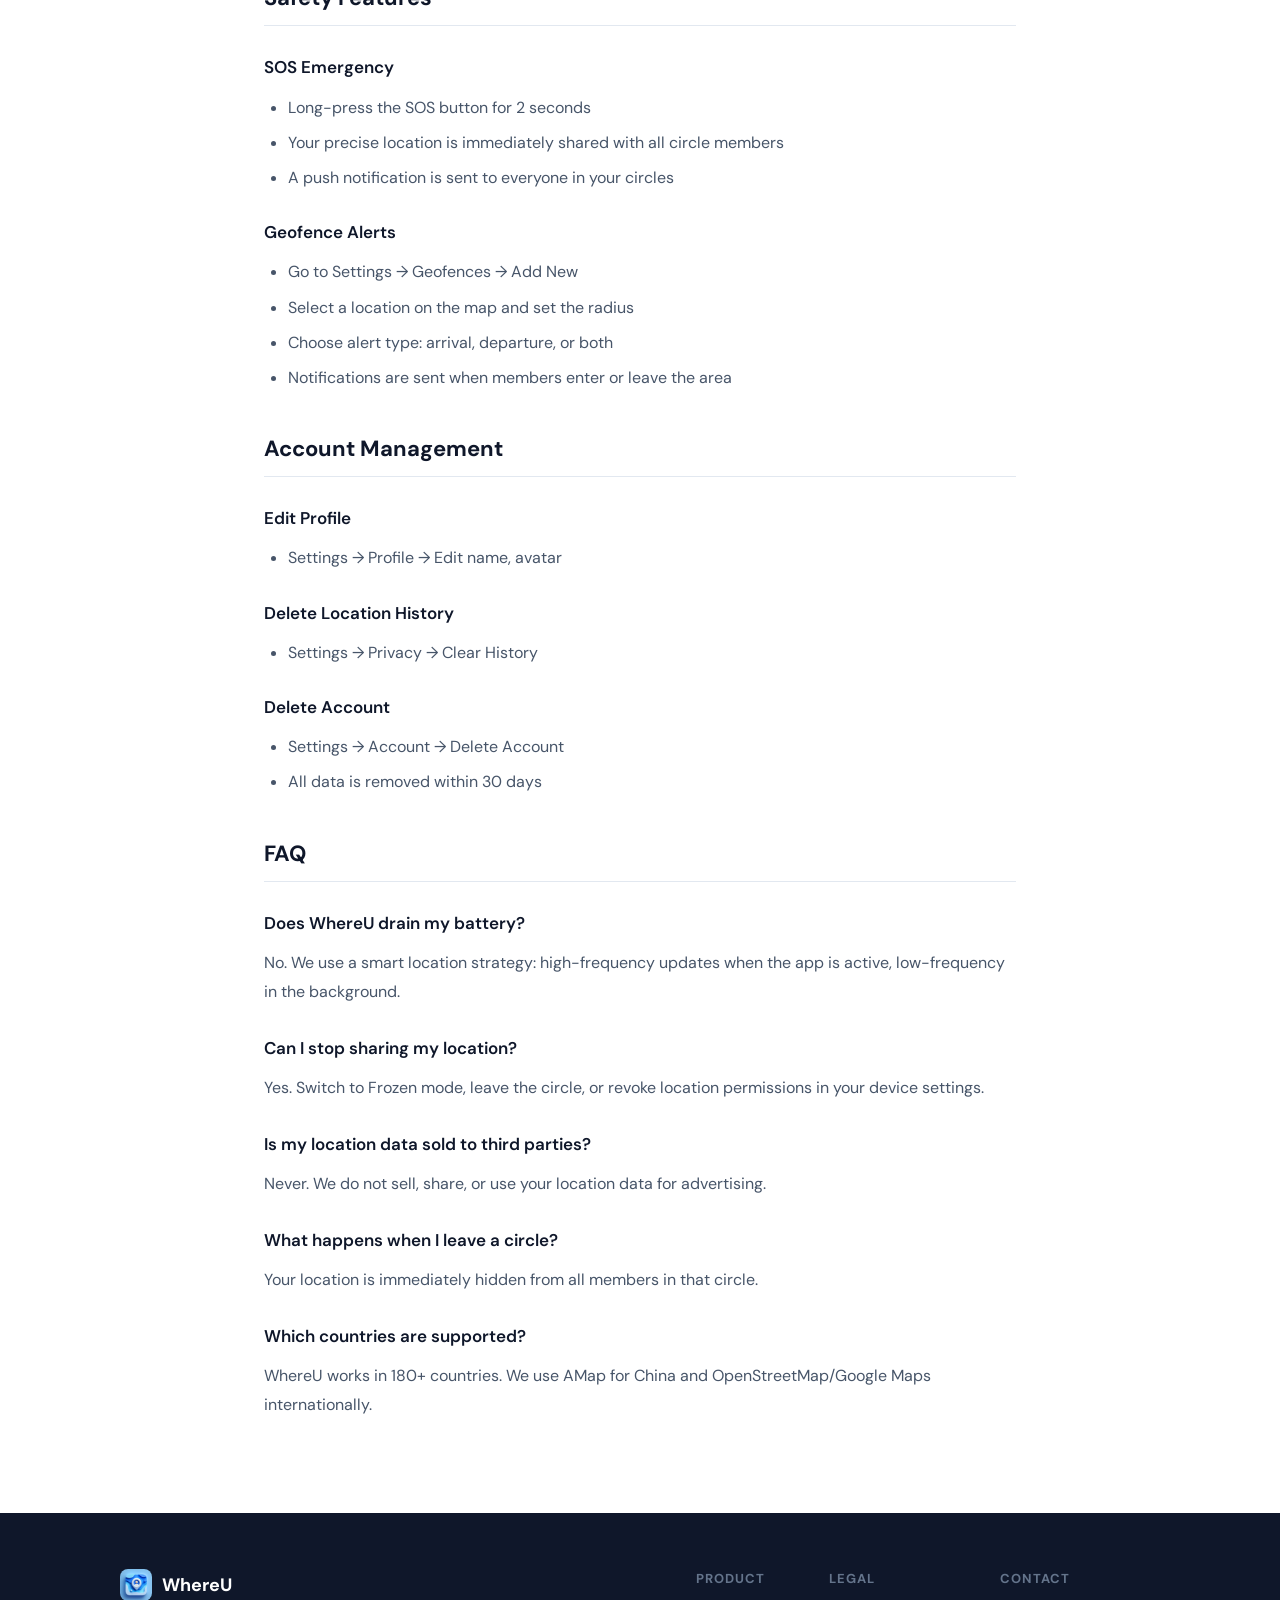
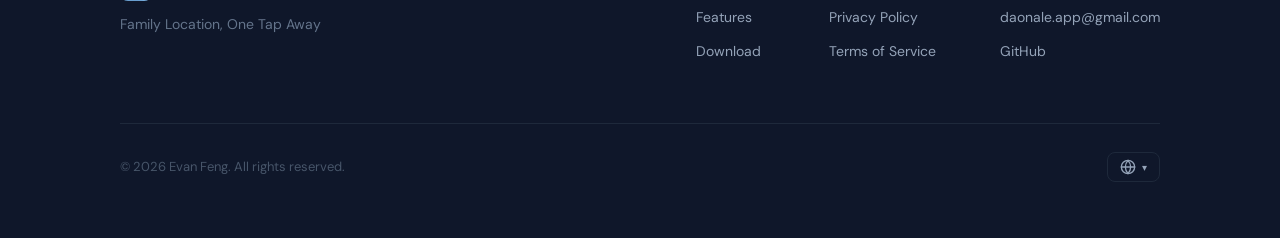
<file: guide.html>
<!DOCTYPE html>
<html lang="en">
<head>
    <meta charset="UTF-8">
    <meta name="viewport" content="width=device-width, initial-scale=1.0">
    <title>User Guide - WhereU</title>
    <meta name="description" content="WhereU User Guide — learn how to set up, use, and get the most out of the WhereU family location sharing app.">
    <link rel="icon" href="favicon-32.png" type="image/png">
    <link rel="preconnect" href="https://fonts.googleapis.com">
    <link rel="preconnect" href="https://fonts.gstatic.com" crossorigin>
    <link href="https://fonts.googleapis.com/css2?family=DM+Sans:ital,opsz,wght@0,9..40,400;0,9..40,500;0,9..40,600;0,9..40,700;1,9..40,400&display=swap" rel="stylesheet">
    <link rel="stylesheet" href="style.css">
</head>
<body>

<!-- Header -->
<header class="header">
    <a href="index.html" class="logo">
        <div class="logo-icon"><img src="icon.png" alt="WhereU"></div>
        <span class="logo-text">WhereU</span>
    </a>
    <nav class="nav">
        <a href="index.html#features">Features</a>
        <a href="privacy.html">Privacy</a>
        <a href="guide.html">Guide</a>
        <a href="index.html#download">Download</a>
        <div class="lang-dropdown">
            <button class="lang-dropdown-toggle"><svg xmlns="http://www.w3.org/2000/svg" viewBox="0 0 24 24" fill="none" stroke="currentColor" stroke-width="2" stroke-linecap="round" stroke-linejoin="round"><circle cx="12" cy="12" r="10"/><line x1="2" y1="12" x2="22" y2="12"/><path d="M12 2a15.3 15.3 0 0 1 4 10 15.3 15.3 0 0 1-4 10 15.3 15.3 0 0 1-4-10 15.3 15.3 0 0 1 4-10z"/></svg><span class="arrow">&#9662;</span></button>
            <div class="lang-dropdown-menu"><a href="guide.html" class="active">English</a><a href="guide-zh.html">中文</a></div>
        </div>
        <a href="index.html#download" class="btn-download">Download</a>
    </nav>
</header>

<main class="legal-page">

    <div class="legal-lang"><a href="index.html">Home</a><a href="guide-zh.html">中文版</a></div>

    <h1>WhereU User Guide</h1>

    <h2>Getting Started</h2>

    <h3>Download &amp; Install</h3>
    <ul>
        <li>Download from Google Play or direct APK from our <a href="index.html#download">download page</a></li>
        <li>Open the app and grant location permissions when prompted</li>
    </ul>

    <h3>Create Your Account</h3>
    <ul>
        <li>Sign up with email (international) or phone number (China)</li>
        <li>Set your display name and avatar</li>
    </ul>

    <h2>Core Features</h2>

    <h3>Create a Circle</h3>
    <ul>
        <li>Tap "+" to create a new circle</li>
        <li>Choose type: Family / Couples / Travel Group / Team</li>
        <li>Share the invite code, QR code, or link with members</li>
    </ul>

    <h3>Join a Circle</h3>
    <ul>
        <li>Scan QR code, enter invite code, or tap invite link</li>
        <li>Accept the invitation to start sharing location</li>
    </ul>

    <h3>View Members on Map</h3>
    <ul>
        <li>The home screen shows all circle members on the map</li>
        <li>Tap a member to see their details: last update time, battery level, address</li>
        <li>Switch between circles using the circle selector</li>
    </ul>

    <h2>Privacy Controls</h2>

    <h3>Three Privacy Levels</h3>
    <ul>
        <li><strong>Precise (L1):</strong> Share your exact GPS location</li>
        <li><strong>Fuzzy (L2):</strong> Share approximate area (1-2km radius)</li>
        <li><strong>Frozen (L3):</strong> Show last known location only, no updates</li>
    </ul>

    <h3>How to Change Privacy Level</h3>
    <ul>
        <li>Tap your avatar on the map &rarr; Privacy Settings</li>
        <li>Select the desired level per circle</li>
        <li>Changes take effect immediately</li>
    </ul>

    <h2>Safety Features</h2>

    <h3>SOS Emergency</h3>
    <ul>
        <li>Long-press the SOS button for 2 seconds</li>
        <li>Your precise location is immediately shared with all circle members</li>
        <li>A push notification is sent to everyone in your circles</li>
    </ul>

    <h3>Geofence Alerts</h3>
    <ul>
        <li>Go to Settings &rarr; Geofences &rarr; Add New</li>
        <li>Select a location on the map and set the radius</li>
        <li>Choose alert type: arrival, departure, or both</li>
        <li>Notifications are sent when members enter or leave the area</li>
    </ul>

    <h2>Account Management</h2>

    <h3>Edit Profile</h3>
    <ul>
        <li>Settings &rarr; Profile &rarr; Edit name, avatar</li>
    </ul>

    <h3>Delete Location History</h3>
    <ul>
        <li>Settings &rarr; Privacy &rarr; Clear History</li>
    </ul>

    <h3>Delete Account</h3>
    <ul>
        <li>Settings &rarr; Account &rarr; Delete Account</li>
        <li>All data is removed within 30 days</li>
    </ul>

    <h2>FAQ</h2>

    <h3>Does WhereU drain my battery?</h3>
    <p>No. We use a smart location strategy: high-frequency updates when the app is active, low-frequency in the background.</p>

    <h3>Can I stop sharing my location?</h3>
    <p>Yes. Switch to Frozen mode, leave the circle, or revoke location permissions in your device settings.</p>

    <h3>Is my location data sold to third parties?</h3>
    <p>Never. We do not sell, share, or use your location data for advertising.</p>

    <h3>What happens when I leave a circle?</h3>
    <p>Your location is immediately hidden from all members in that circle.</p>

    <h3>Which countries are supported?</h3>
    <p>WhereU works in 180+ countries. We use AMap for China and OpenStreetMap/Google Maps internationally.</p>

</main>

<!-- Footer -->
<footer class="footer">
    <div class="footer-top">
        <div class="footer-brand">
            <div class="footer-logo"><div class="footer-logo-icon"><img src="icon.png" alt="WhereU"></div><span>WhereU</span></div>
            <div class="footer-tagline">Family Location, One Tap Away</div>
        </div>
        <div class="footer-links">
            <div class="footer-col"><h4>Product</h4><a href="index.html#features">Features</a><a href="index.html#download">Download</a></div>
            <div class="footer-col"><h4>Legal</h4><a href="privacy.html">Privacy Policy</a><a href="terms.html">Terms of Service</a></div>
            <div class="footer-col"><h4>Contact</h4><a href="mailto:daonale.app@gmail.com">daonale.app@gmail.com</a><a href="https://github.com/fenghc66">GitHub</a></div>
        </div>
    </div>
    <div class="footer-divider"></div>
    <div class="footer-bottom">
        <p>&copy; 2026 Evan Feng. All rights reserved.</p>
        <div class="lang-dropdown"><button class="lang-dropdown-toggle"><svg xmlns="http://www.w3.org/2000/svg" viewBox="0 0 24 24" fill="none" stroke="currentColor" stroke-width="2" stroke-linecap="round" stroke-linejoin="round"><circle cx="12" cy="12" r="10"/><line x1="2" y1="12" x2="22" y2="12"/><path d="M12 2a15.3 15.3 0 0 1 4 10 15.3 15.3 0 0 1-4 10 15.3 15.3 0 0 1-4-10 15.3 15.3 0 0 1 4-10z"/></svg><span class="arrow">&#9662;</span></button><div class="lang-dropdown-menu"><a href="guide.html" class="active">English</a><a href="guide-zh.html">中文</a></div></div>
    </div>
</footer>
</body>
</html>
</file>
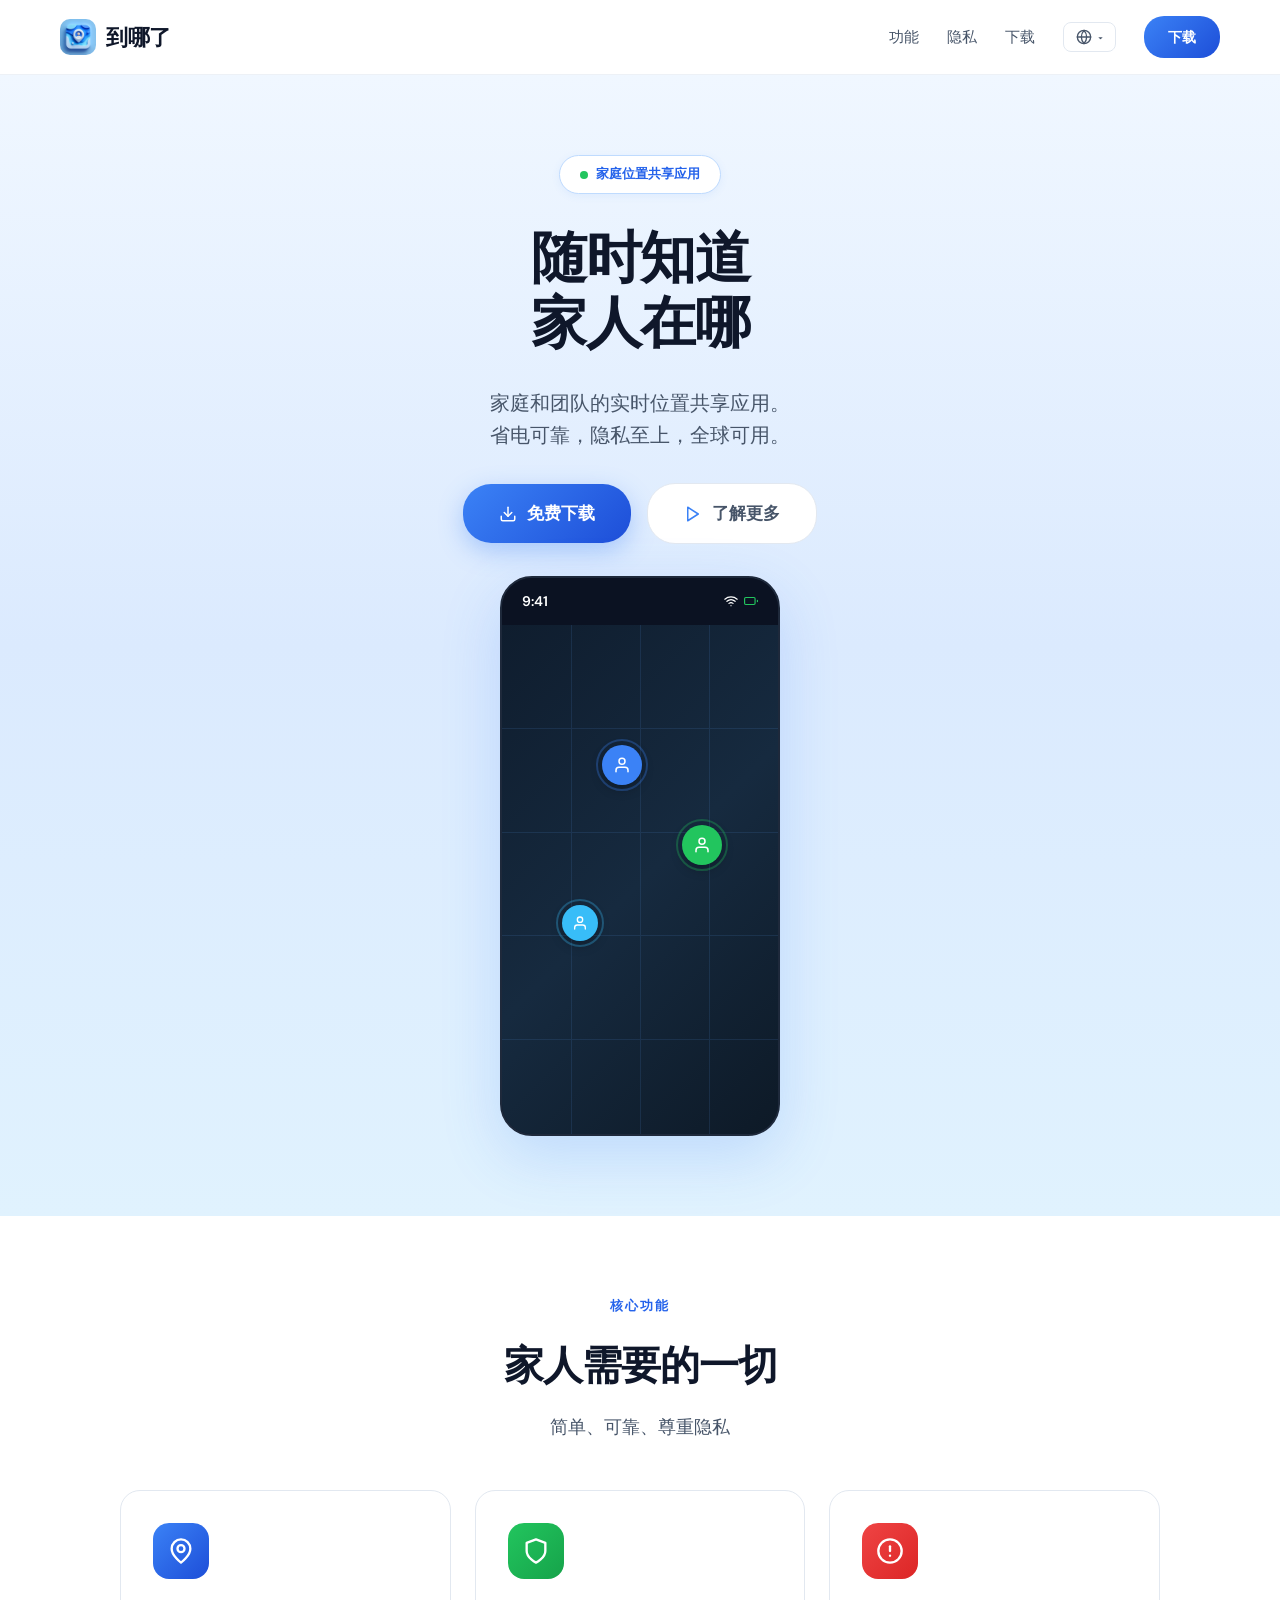
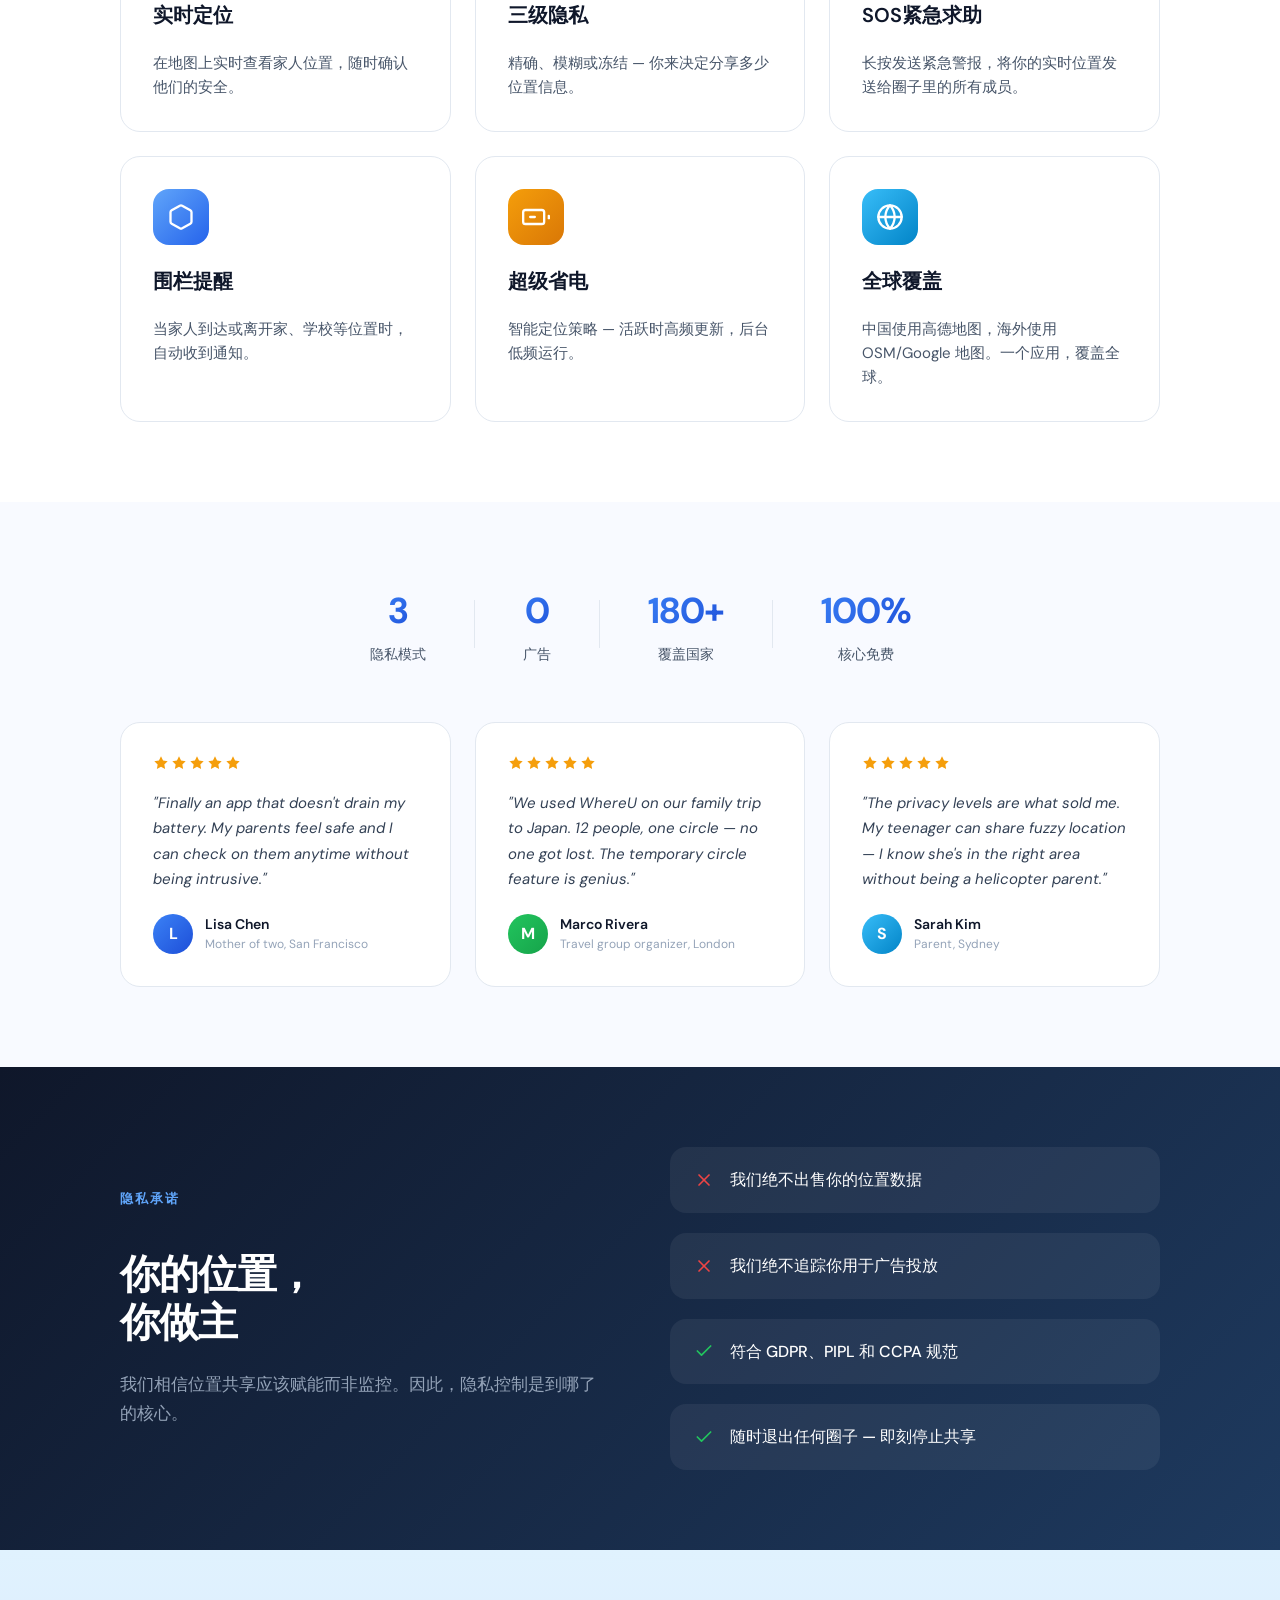
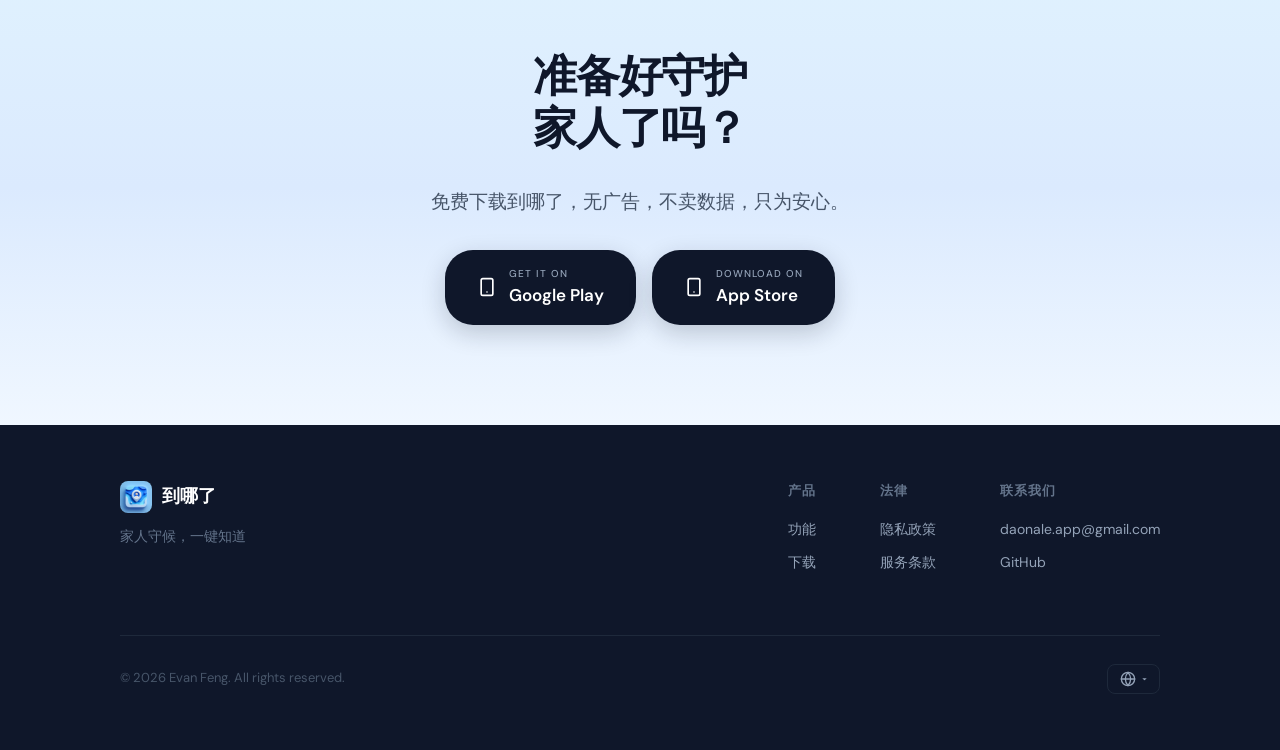
<file: index-zh.html>
<!DOCTYPE html>
<html lang="zh-CN">
<head>
    <meta charset="UTF-8">
    <meta name="viewport" content="width=device-width, initial-scale=1.0">
    <title>到哪了 — 家人守候，一键知道</title>
    <meta name="description" content="家庭和团队的实时位置共享应用。省电可靠，隐私至上，全球可用。">
    <link rel="icon" href="favicon-32.png" type="image/png">
    <link rel="preconnect" href="https://fonts.googleapis.com">
    <link rel="preconnect" href="https://fonts.gstatic.com" crossorigin>
    <link href="https://fonts.googleapis.com/css2?family=DM+Sans:ital,opsz,wght@0,9..40,400;0,9..40,500;0,9..40,600;0,9..40,700;1,9..40,400&display=swap" rel="stylesheet">
    <link rel="stylesheet" href="style.css">
    <style>
        /* ── Hero ── */
        .hero { display: flex; flex-direction: column; align-items: center; padding: 80px 120px; gap: 32px; background: linear-gradient(180deg, #F0F7FF 0%, #DBEAFE 50%, #E0F2FE 100%); }
        .hero-badge { display: flex; align-items: center; gap: 8px; padding: 8px 20px; border-radius: 20px; background: #fff; border: 1px solid var(--blue-200); box-shadow: 0 2px 8px rgba(59,130,246,0.08); }
        .hero-badge-dot { width: 8px; height: 8px; border-radius: 50%; background: var(--green); }
        .hero-badge span { font-size: 13px; font-weight: 600; color: var(--blue-600); }
        .hero h1 { font-size: 56px; font-weight: 700; text-align: center; letter-spacing: -1.5px; line-height: 1.15; max-width: 800px; }
        .hero p.subtitle { font-size: 20px; color: var(--text-secondary); text-align: center; max-width: 600px; line-height: 1.6; }
        .hero-ctas { display: flex; gap: 16px; align-items: center; }
        .btn-primary { display: flex; align-items: center; gap: 10px; padding: 16px 36px; border-radius: 28px; background: linear-gradient(135deg, var(--blue-500), var(--blue-700)); color: #fff; font-weight: 600; font-size: 17px; box-shadow: 0 8px 24px rgba(59,130,246,0.35); transition: transform 0.2s, box-shadow 0.2s; }
        .btn-primary:hover { transform: translateY(-2px); box-shadow: 0 12px 32px rgba(59,130,246,0.45); }
        .btn-primary svg, .btn-secondary svg { width: 18px; height: 18px; }
        .btn-secondary { display: flex; align-items: center; gap: 10px; padding: 16px 36px; border-radius: 28px; background: #fff; color: var(--text-secondary); font-weight: 600; font-size: 17px; border: 1.5px solid var(--border-light); transition: border-color 0.2s, color 0.2s; }
        .btn-secondary:hover { border-color: var(--blue-500); color: var(--blue-600); }
        .btn-secondary svg { color: var(--blue-500); }
        /* Phone Mockup */
        .phone-mockup { width: 280px; height: 560px; border-radius: 32px; background: #0F172A; border: 2px solid #1E293B; box-shadow: 0 20px 60px rgba(59,130,246,0.2); overflow: hidden; flex-shrink: 0; }
        .phone-status { display: flex; justify-content: space-between; align-items: center; padding: 12px 20px; background: #0B1222; color: #fff; font-size: 14px; font-weight: 600; }
        .phone-status-icons { display: flex; gap: 6px; }
        .phone-status-icons svg { width: 14px; height: 14px; }
        .phone-map { position: relative; flex: 1; height: calc(100% - 38px); background: linear-gradient(135deg, #0F1D2E, #162A3F, #0D1926); overflow: hidden; }
        .map-grid { position: absolute; inset: 0; opacity: 0.12; }
        .map-grid-line { position: absolute; background: var(--blue-400); }
        .map-grid-line.h { width: 100%; height: 1px; }
        .map-grid-line.v { width: 1px; height: 100%; }
        .map-pin { position: absolute; width: 40px; height: 40px; border-radius: 50%; display: flex; align-items: center; justify-content: center; box-shadow: 0 4px 12px rgba(0,0,0,0.3); }
        .map-pin svg { width: 18px; height: 18px; color: #fff; }
        .map-pin.pin1 { background: var(--blue-500); top: 120px; left: 100px; }
        .map-pin.pin2 { background: var(--green); top: 200px; left: 180px; }
        .map-pin.pin3 { background: var(--sky-400); top: 280px; left: 60px; width: 36px; height: 36px; }
        .map-pin.pin3 svg { width: 16px; height: 16px; }
        .map-pin-pulse { position: absolute; inset: -6px; border-radius: 50%; border: 2px solid currentColor; opacity: 0.3; animation: pulse 2s infinite; }
        .pin1 .map-pin-pulse { color: var(--blue-500); }
        .pin2 .map-pin-pulse { color: var(--green); animation-delay: 0.5s; }
        .pin3 .map-pin-pulse { color: var(--sky-400); animation-delay: 1s; }
        @keyframes pulse { 0% { transform: scale(1); opacity: 0.3; } 100% { transform: scale(1.8); opacity: 0; } }
        /* ── Features ── */
        .features { padding: 80px 120px; display: flex; flex-direction: column; align-items: center; gap: 48px; background: #fff; }
        .section-header { text-align: center; }
        .section-label { font-size: 13px; font-weight: 700; color: var(--blue-600); letter-spacing: 2px; margin-bottom: 16px; }
        .section-title { font-size: 40px; font-weight: 700; letter-spacing: -1px; margin-bottom: 16px; }
        .section-sub { font-size: 18px; color: var(--text-secondary); }
        .feature-grid { display: grid; grid-template-columns: repeat(3, 1fr); gap: 24px; width: 100%; }
        .feature-card { padding: 32px; border-radius: 20px; border: 1px solid var(--border-light); display: flex; flex-direction: column; gap: 20px; transition: transform 0.2s, box-shadow 0.2s; background: #fff; }
        .feature-card:hover { transform: translateY(-4px); box-shadow: 0 12px 32px rgba(59,130,246,0.08); }
        .feature-icon { width: 56px; height: 56px; border-radius: 16px; display: flex; align-items: center; justify-content: center; }
        .feature-icon svg { width: 28px; height: 28px; color: #fff; }
        .feature-icon.i1 { background: linear-gradient(135deg, var(--blue-500), var(--blue-700)); }
        .feature-icon.i2 { background: linear-gradient(135deg, #22C55E, #16A34A); }
        .feature-icon.i3 { background: linear-gradient(135deg, #EF4444, #DC2626); }
        .feature-icon.i4 { background: linear-gradient(135deg, var(--blue-400), var(--blue-600)); }
        .feature-icon.i5 { background: linear-gradient(135deg, #F59E0B, #D97706); }
        .feature-icon.i6 { background: linear-gradient(135deg, var(--sky-400), #0284C7); }
        .feature-card h3 { font-size: 20px; font-weight: 600; }
        .feature-card p { font-size: 15px; color: var(--text-secondary); line-height: 1.6; }
        /* ── Social Proof ── */
        .social-proof { padding: 80px 120px; display: flex; flex-direction: column; gap: 56px; background: var(--bg-soft); }
        .stats-row { display: flex; justify-content: center; align-items: center; gap: 48px; }
        .stat { display: flex; flex-direction: column; align-items: center; gap: 4px; }
        .stat-number { font-size: 36px; font-weight: 700; letter-spacing: -1px; background: linear-gradient(135deg, var(--blue-500), var(--blue-700)); -webkit-background-clip: text; -webkit-text-fill-color: transparent; background-clip: text; }
        .stat-label { font-size: 14px; font-weight: 500; color: var(--text-secondary); }
        .stat-divider { width: 1px; height: 48px; background: var(--border-light); }
        .testimonials { display: grid; grid-template-columns: repeat(3, 1fr); gap: 24px; }
        .testimonial { padding: 32px; border-radius: 20px; background: #fff; border: 1px solid var(--border-light); display: flex; flex-direction: column; gap: 20px; transition: transform 0.2s, box-shadow 0.2s; }
        .testimonial:hover { transform: translateY(-4px); box-shadow: 0 12px 32px rgba(59,130,246,0.08); }
        .testimonial-stars { display: flex; gap: 2px; }
        .testimonial-stars svg { width: 16px; height: 16px; }
        .testimonial-text { font-size: 15px; color: #334155; line-height: 1.7; font-style: italic; flex: 1; }
        .testimonial-author { display: flex; align-items: center; gap: 12px; }
        .testimonial-avatar { width: 40px; height: 40px; border-radius: 50%; display: flex; align-items: center; justify-content: center; color: #fff; font-weight: 700; font-size: 16px; flex-shrink: 0; }
        .testimonial-name { font-size: 14px; font-weight: 600; color: var(--text-primary); }
        .testimonial-role { font-size: 12px; color: var(--text-muted); }
        /* ── Privacy Section ── */
        .privacy-section { display: flex; align-items: center; padding: 80px 120px; gap: 60px; background: linear-gradient(135deg, #0F172A, #1E3A5F); color: #fff; }
        .privacy-left { flex: 1; display: flex; flex-direction: column; gap: 24px; }
        .privacy-left .section-label { color: var(--blue-400); }
        .privacy-left h2 { font-size: 40px; font-weight: 700; letter-spacing: -1px; line-height: 1.2; }
        .privacy-left p { font-size: 17px; color: #94A3B8; line-height: 1.7; }
        .privacy-right { flex: 1; display: flex; flex-direction: column; gap: 20px; }
        .promise { display: flex; align-items: center; gap: 16px; padding: 20px 24px; border-radius: 16px; background: rgba(255,255,255,0.06); }
        .promise svg { width: 20px; height: 20px; flex-shrink: 0; }
        .promise span { font-size: 16px; font-weight: 500; }
        /* ── Final CTA ── */
        .final-cta { display: flex; flex-direction: column; align-items: center; padding: 100px 120px; gap: 32px; background: linear-gradient(180deg, #E0F2FE, #DBEAFE 50%, #F0F7FF); }
        .final-cta h2 { font-size: 44px; font-weight: 700; text-align: center; letter-spacing: -1.2px; line-height: 1.2; max-width: 700px; }
        .final-cta > p { font-size: 19px; color: var(--text-secondary); text-align: center; line-height: 1.6; }
        .store-buttons { display: flex; gap: 16px; align-items: center; }
        .store-btn { display: flex; align-items: center; gap: 12px; padding: 16px 32px; border-radius: 28px; background: var(--text-primary); color: #fff; box-shadow: 0 8px 24px rgba(15,23,42,0.2); transition: transform 0.2s; }
        .store-btn:hover { transform: translateY(-2px); }
        .store-btn svg { width: 20px; height: 20px; }
        .store-btn-text small { display: block; font-size: 10px; font-weight: 500; color: #94A3B8; letter-spacing: 1px; }
        .store-btn-text span { font-size: 17px; font-weight: 600; }
        /* ── Responsive ── */
        @media (max-width: 1024px) {
            .hero { padding: 60px 40px; }
            .hero h1 { font-size: 40px; }
            .features { padding: 60px 40px; }
            .feature-grid { grid-template-columns: repeat(2, 1fr); }
            .social-proof { padding: 60px 40px; }
            .stats-row { gap: 32px; }
            .testimonials { grid-template-columns: repeat(2, 1fr); }
            .privacy-section { padding: 60px 40px; flex-direction: column; }
            .final-cta { padding: 60px 40px; }
        }
        @media (max-width: 768px) {
            .hero { padding: 48px 20px; }
            .hero h1 { font-size: 32px; }
            .hero p.subtitle { font-size: 16px; }
            .hero-ctas { flex-direction: column; width: 100%; }
            .btn-primary, .btn-secondary { width: 100%; justify-content: center; }
            .phone-mockup { width: 240px; height: 480px; }
            .features { padding: 48px 20px; }
            .section-title { font-size: 28px; }
            .feature-grid { grid-template-columns: 1fr; }
            .social-proof { padding: 48px 20px; }
            .stats-row { flex-wrap: wrap; gap: 24px; }
            .stat-divider { display: none; }
            .stats-row .stat { flex: 1; min-width: 120px; }
            .testimonials { grid-template-columns: 1fr; }
            .privacy-section { padding: 48px 20px; }
            .privacy-left h2 { font-size: 28px; }
            .final-cta { padding: 48px 20px; }
            .final-cta h2 { font-size: 28px; }
            .store-buttons { flex-direction: column; width: 100%; }
            .store-btn { width: 100%; justify-content: center; }
        }
    </style>
</head>
<body>

<!-- Header -->
<header class="header">
    <a href="index-zh.html" class="logo">
        <div class="logo-icon"><img src="icon.png" alt="到哪了"></div>
        <span class="logo-text">到哪了</span>
    </a>
    <nav class="nav">
        <a href="#features">功能</a>
        <a href="#privacy">隐私</a>
        <a href="#download">下载</a>
        <div class="lang-dropdown"><button class="lang-dropdown-toggle"><svg xmlns="http://www.w3.org/2000/svg" viewBox="0 0 24 24" fill="none" stroke="currentColor" stroke-width="2" stroke-linecap="round" stroke-linejoin="round"><circle cx="12" cy="12" r="10"/><line x1="2" y1="12" x2="22" y2="12"/><path d="M12 2a15.3 15.3 0 0 1 4 10 15.3 15.3 0 0 1-4 10 15.3 15.3 0 0 1-4-10 15.3 15.3 0 0 1 4-10z"/></svg><span class="arrow">&#9662;</span></button><div class="lang-dropdown-menu"><a href="index.html">English</a><a href="index-zh.html" class="active">中文</a></div></div>
        <a href="#download" class="btn-download">下载</a>
    </nav>
</header>

<!-- Hero -->
<section class="hero">
    <div class="hero-badge">
        <div class="hero-badge-dot"></div>
        <span>家庭位置共享应用</span>
    </div>
    <h1>随时知道<br>家人在哪</h1>
    <p class="subtitle">家庭和团队的实时位置共享应用。<br>省电可靠，隐私至上，全球可用。</p>
    <div class="hero-ctas">
        <a href="#download" class="btn-primary">
            <svg xmlns="http://www.w3.org/2000/svg" viewBox="0 0 24 24" fill="none" stroke="currentColor" stroke-width="2" stroke-linecap="round" stroke-linejoin="round"><path d="M21 15v4a2 2 0 0 1-2 2H5a2 2 0 0 1-2-2v-4"/><polyline points="7 10 12 15 17 10"/><line x1="12" y1="15" x2="12" y2="3"/></svg>
            免费下载
        </a>
        <a href="#features" class="btn-secondary">
            <svg xmlns="http://www.w3.org/2000/svg" viewBox="0 0 24 24" fill="none" stroke="currentColor" stroke-width="2" stroke-linecap="round" stroke-linejoin="round"><polygon points="5 3 19 12 5 21 5 3"/></svg>
            了解更多
        </a>
    </div>
    <div class="phone-mockup">
        <div class="phone-status"><span>9:41</span><div class="phone-status-icons"><svg xmlns="http://www.w3.org/2000/svg" viewBox="0 0 24 24" fill="none" stroke="currentColor" stroke-width="2" stroke-linecap="round" stroke-linejoin="round"><path d="M5 12.55a11 11 0 0 1 14.08 0"/><path d="M1.42 9a16 16 0 0 1 21.16 0"/><path d="M8.53 16.11a6 6 0 0 1 6.95 0"/><line x1="12" y1="20" x2="12.01" y2="20"/></svg><svg xmlns="http://www.w3.org/2000/svg" viewBox="0 0 24 24" fill="none" stroke="#22C55E" stroke-width="2" stroke-linecap="round" stroke-linejoin="round"><rect x="1" y="6" width="18" height="12" rx="2" ry="2"/><line x1="23" y1="13" x2="23" y2="11"/></svg></div></div>
        <div class="phone-map">
            <div class="map-grid"><div class="map-grid-line h" style="top:20%"></div><div class="map-grid-line h" style="top:40%"></div><div class="map-grid-line h" style="top:60%"></div><div class="map-grid-line h" style="top:80%"></div><div class="map-grid-line v" style="left:25%"></div><div class="map-grid-line v" style="left:50%"></div><div class="map-grid-line v" style="left:75%"></div></div>
            <div class="map-pin pin1"><div class="map-pin-pulse"></div><svg xmlns="http://www.w3.org/2000/svg" viewBox="0 0 24 24" fill="none" stroke="currentColor" stroke-width="2" stroke-linecap="round" stroke-linejoin="round"><path d="M20 21v-2a4 4 0 0 0-4-4H8a4 4 0 0 0-4 4v2"/><circle cx="12" cy="7" r="4"/></svg></div>
            <div class="map-pin pin2"><div class="map-pin-pulse"></div><svg xmlns="http://www.w3.org/2000/svg" viewBox="0 0 24 24" fill="none" stroke="currentColor" stroke-width="2" stroke-linecap="round" stroke-linejoin="round"><path d="M20 21v-2a4 4 0 0 0-4-4H8a4 4 0 0 0-4 4v2"/><circle cx="12" cy="7" r="4"/></svg></div>
            <div class="map-pin pin3"><div class="map-pin-pulse"></div><svg xmlns="http://www.w3.org/2000/svg" viewBox="0 0 24 24" fill="none" stroke="currentColor" stroke-width="2" stroke-linecap="round" stroke-linejoin="round"><path d="M20 21v-2a4 4 0 0 0-4-4H8a4 4 0 0 0-4 4v2"/><circle cx="12" cy="7" r="4"/></svg></div>
        </div>
    </div>
</section>

<!-- Features -->
<section class="features" id="features">
    <div class="section-header">
        <div class="section-label">核心功能</div>
        <h2 class="section-title">家人需要的一切</h2>
        <p class="section-sub">简单、可靠、尊重隐私</p>
    </div>
    <div class="feature-grid">
        <div class="feature-card"><div class="feature-icon i1"><svg xmlns="http://www.w3.org/2000/svg" viewBox="0 0 24 24" fill="none" stroke="currentColor" stroke-width="2" stroke-linecap="round" stroke-linejoin="round"><path d="M20 10c0 6-8 12-8 12s-8-6-8-12a8 8 0 0 1 16 0Z"/><circle cx="12" cy="10" r="3"/></svg></div><h3>实时定位</h3><p>在地图上实时查看家人位置，随时确认他们的安全。</p></div>
        <div class="feature-card"><div class="feature-icon i2"><svg xmlns="http://www.w3.org/2000/svg" viewBox="0 0 24 24" fill="none" stroke="currentColor" stroke-width="2" stroke-linecap="round" stroke-linejoin="round"><path d="M12 22s8-4 8-10V5l-8-3-8 3v7c0 6 8 10 8 10z"/></svg></div><h3>三级隐私</h3><p>精确、模糊或冻结 — 你来决定分享多少位置信息。</p></div>
        <div class="feature-card"><div class="feature-icon i3"><svg xmlns="http://www.w3.org/2000/svg" viewBox="0 0 24 24" fill="none" stroke="currentColor" stroke-width="2" stroke-linecap="round" stroke-linejoin="round"><circle cx="12" cy="12" r="10"/><line x1="12" y1="8" x2="12" y2="12"/><line x1="12" y1="16" x2="12.01" y2="16"/></svg></div><h3>SOS紧急求助</h3><p>长按发送紧急警报，将你的实时位置发送给圈子里的所有成员。</p></div>
        <div class="feature-card"><div class="feature-icon i4"><svg xmlns="http://www.w3.org/2000/svg" viewBox="0 0 24 24" fill="none" stroke="currentColor" stroke-width="2" stroke-linecap="round" stroke-linejoin="round"><path d="M21 16V8a2 2 0 0 0-1-1.73l-7-4a2 2 0 0 0-2 0l-7 4A2 2 0 0 0 3 8v8a2 2 0 0 0 1 1.73l7 4a2 2 0 0 0 2 0l7-4A2 2 0 0 0 21 16z"/></svg></div><h3>围栏提醒</h3><p>当家人到达或离开家、学校等位置时，自动收到通知。</p></div>
        <div class="feature-card"><div class="feature-icon i5"><svg xmlns="http://www.w3.org/2000/svg" viewBox="0 0 24 24" fill="none" stroke="currentColor" stroke-width="2" stroke-linecap="round" stroke-linejoin="round"><rect x="1" y="6" width="18" height="12" rx="2" ry="2"/><line x1="23" y1="13" x2="23" y2="11"/><path d="M7 12h4"/></svg></div><h3>超级省电</h3><p>智能定位策略 — 活跃时高频更新，后台低频运行。</p></div>
        <div class="feature-card"><div class="feature-icon i6"><svg xmlns="http://www.w3.org/2000/svg" viewBox="0 0 24 24" fill="none" stroke="currentColor" stroke-width="2" stroke-linecap="round" stroke-linejoin="round"><circle cx="12" cy="12" r="10"/><line x1="2" y1="12" x2="22" y2="12"/><path d="M12 2a15.3 15.3 0 0 1 4 10 15.3 15.3 0 0 1-4 10 15.3 15.3 0 0 1-4-10 15.3 15.3 0 0 1 4-10z"/></svg></div><h3>全球覆盖</h3><p>中国使用高德地图，海外使用 OSM/Google 地图。一个应用，覆盖全球。</p></div>
    </div>
</section>

<!-- Social Proof -->
<section class="social-proof">
    <div class="stats-row">
        <div class="stat"><span class="stat-number">3</span><span class="stat-label">隐私模式</span></div>
        <div class="stat-divider"></div>
        <div class="stat"><span class="stat-number">0</span><span class="stat-label">广告</span></div>
        <div class="stat-divider"></div>
        <div class="stat"><span class="stat-number">180+</span><span class="stat-label">覆盖国家</span></div>
        <div class="stat-divider"></div>
        <div class="stat"><span class="stat-number">100%</span><span class="stat-label">核心免费</span></div>
    </div>
    <div class="testimonials">
        <div class="testimonial">
            <div class="testimonial-stars"><svg xmlns="http://www.w3.org/2000/svg" viewBox="0 0 24 24" fill="#F59E0B" stroke="none"><polygon points="12 2 15.09 8.26 22 9.27 17 14.14 18.18 21.02 12 17.77 5.82 21.02 7 14.14 2 9.27 8.91 8.26 12 2"/></svg><svg xmlns="http://www.w3.org/2000/svg" viewBox="0 0 24 24" fill="#F59E0B" stroke="none"><polygon points="12 2 15.09 8.26 22 9.27 17 14.14 18.18 21.02 12 17.77 5.82 21.02 7 14.14 2 9.27 8.91 8.26 12 2"/></svg><svg xmlns="http://www.w3.org/2000/svg" viewBox="0 0 24 24" fill="#F59E0B" stroke="none"><polygon points="12 2 15.09 8.26 22 9.27 17 14.14 18.18 21.02 12 17.77 5.82 21.02 7 14.14 2 9.27 8.91 8.26 12 2"/></svg><svg xmlns="http://www.w3.org/2000/svg" viewBox="0 0 24 24" fill="#F59E0B" stroke="none"><polygon points="12 2 15.09 8.26 22 9.27 17 14.14 18.18 21.02 12 17.77 5.82 21.02 7 14.14 2 9.27 8.91 8.26 12 2"/></svg><svg xmlns="http://www.w3.org/2000/svg" viewBox="0 0 24 24" fill="#F59E0B" stroke="none"><polygon points="12 2 15.09 8.26 22 9.27 17 14.14 18.18 21.02 12 17.77 5.82 21.02 7 14.14 2 9.27 8.91 8.26 12 2"/></svg></div>
            <p class="testimonial-text">"Finally an app that doesn't drain my battery. My parents feel safe and I can check on them anytime without being intrusive."</p>
            <div class="testimonial-author"><div class="testimonial-avatar" style="background:linear-gradient(135deg,#3B82F6,#1D4ED8)">L</div><div><div class="testimonial-name">Lisa Chen</div><div class="testimonial-role">Mother of two, San Francisco</div></div></div>
        </div>
        <div class="testimonial">
            <div class="testimonial-stars"><svg xmlns="http://www.w3.org/2000/svg" viewBox="0 0 24 24" fill="#F59E0B" stroke="none"><polygon points="12 2 15.09 8.26 22 9.27 17 14.14 18.18 21.02 12 17.77 5.82 21.02 7 14.14 2 9.27 8.91 8.26 12 2"/></svg><svg xmlns="http://www.w3.org/2000/svg" viewBox="0 0 24 24" fill="#F59E0B" stroke="none"><polygon points="12 2 15.09 8.26 22 9.27 17 14.14 18.18 21.02 12 17.77 5.82 21.02 7 14.14 2 9.27 8.91 8.26 12 2"/></svg><svg xmlns="http://www.w3.org/2000/svg" viewBox="0 0 24 24" fill="#F59E0B" stroke="none"><polygon points="12 2 15.09 8.26 22 9.27 17 14.14 18.18 21.02 12 17.77 5.82 21.02 7 14.14 2 9.27 8.91 8.26 12 2"/></svg><svg xmlns="http://www.w3.org/2000/svg" viewBox="0 0 24 24" fill="#F59E0B" stroke="none"><polygon points="12 2 15.09 8.26 22 9.27 17 14.14 18.18 21.02 12 17.77 5.82 21.02 7 14.14 2 9.27 8.91 8.26 12 2"/></svg><svg xmlns="http://www.w3.org/2000/svg" viewBox="0 0 24 24" fill="#F59E0B" stroke="none"><polygon points="12 2 15.09 8.26 22 9.27 17 14.14 18.18 21.02 12 17.77 5.82 21.02 7 14.14 2 9.27 8.91 8.26 12 2"/></svg></div>
            <p class="testimonial-text">"We used WhereU on our family trip to Japan. 12 people, one circle — no one got lost. The temporary circle feature is genius."</p>
            <div class="testimonial-author"><div class="testimonial-avatar" style="background:linear-gradient(135deg,#22C55E,#16A34A)">M</div><div><div class="testimonial-name">Marco Rivera</div><div class="testimonial-role">Travel group organizer, London</div></div></div>
        </div>
        <div class="testimonial">
            <div class="testimonial-stars"><svg xmlns="http://www.w3.org/2000/svg" viewBox="0 0 24 24" fill="#F59E0B" stroke="none"><polygon points="12 2 15.09 8.26 22 9.27 17 14.14 18.18 21.02 12 17.77 5.82 21.02 7 14.14 2 9.27 8.91 8.26 12 2"/></svg><svg xmlns="http://www.w3.org/2000/svg" viewBox="0 0 24 24" fill="#F59E0B" stroke="none"><polygon points="12 2 15.09 8.26 22 9.27 17 14.14 18.18 21.02 12 17.77 5.82 21.02 7 14.14 2 9.27 8.91 8.26 12 2"/></svg><svg xmlns="http://www.w3.org/2000/svg" viewBox="0 0 24 24" fill="#F59E0B" stroke="none"><polygon points="12 2 15.09 8.26 22 9.27 17 14.14 18.18 21.02 12 17.77 5.82 21.02 7 14.14 2 9.27 8.91 8.26 12 2"/></svg><svg xmlns="http://www.w3.org/2000/svg" viewBox="0 0 24 24" fill="#F59E0B" stroke="none"><polygon points="12 2 15.09 8.26 22 9.27 17 14.14 18.18 21.02 12 17.77 5.82 21.02 7 14.14 2 9.27 8.91 8.26 12 2"/></svg><svg xmlns="http://www.w3.org/2000/svg" viewBox="0 0 24 24" fill="#F59E0B" stroke="none"><polygon points="12 2 15.09 8.26 22 9.27 17 14.14 18.18 21.02 12 17.77 5.82 21.02 7 14.14 2 9.27 8.91 8.26 12 2"/></svg></div>
            <p class="testimonial-text">"The privacy levels are what sold me. My teenager can share fuzzy location — I know she's in the right area without being a helicopter parent."</p>
            <div class="testimonial-author"><div class="testimonial-avatar" style="background:linear-gradient(135deg,#38BDF8,#0284C7)">S</div><div><div class="testimonial-name">Sarah Kim</div><div class="testimonial-role">Parent, Sydney</div></div></div>
        </div>
    </div>
</section>

<!-- Privacy -->
<section class="privacy-section" id="privacy">
    <div class="privacy-left">
        <div class="section-label">隐私承诺</div>
        <h2>你的位置，<br>你做主</h2>
        <p>我们相信位置共享应该赋能而非监控。因此，隐私控制是到哪了的核心。</p>
    </div>
    <div class="privacy-right">
        <div class="promise"><svg xmlns="http://www.w3.org/2000/svg" viewBox="0 0 24 24" fill="none" stroke="#EF4444" stroke-width="2" stroke-linecap="round" stroke-linejoin="round"><line x1="18" y1="6" x2="6" y2="18"/><line x1="6" y1="6" x2="18" y2="18"/></svg><span>我们绝不出售你的位置数据</span></div>
        <div class="promise"><svg xmlns="http://www.w3.org/2000/svg" viewBox="0 0 24 24" fill="none" stroke="#EF4444" stroke-width="2" stroke-linecap="round" stroke-linejoin="round"><line x1="18" y1="6" x2="6" y2="18"/><line x1="6" y1="6" x2="18" y2="18"/></svg><span>我们绝不追踪你用于广告投放</span></div>
        <div class="promise"><svg xmlns="http://www.w3.org/2000/svg" viewBox="0 0 24 24" fill="none" stroke="#22C55E" stroke-width="2" stroke-linecap="round" stroke-linejoin="round"><polyline points="20 6 9 17 4 12"/></svg><span>符合 GDPR、PIPL 和 CCPA 规范</span></div>
        <div class="promise"><svg xmlns="http://www.w3.org/2000/svg" viewBox="0 0 24 24" fill="none" stroke="#22C55E" stroke-width="2" stroke-linecap="round" stroke-linejoin="round"><polyline points="20 6 9 17 4 12"/></svg><span>随时退出任何圈子 — 即刻停止共享</span></div>
    </div>
</section>

<!-- Final CTA -->
<section class="final-cta" id="download">
    <h2>准备好守护<br>家人了吗？</h2>
    <p>免费下载到哪了，无广告，不卖数据，只为安心。</p>
    <div class="store-buttons">
        <a href="#" class="store-btn"><svg xmlns="http://www.w3.org/2000/svg" viewBox="0 0 24 24" fill="none" stroke="currentColor" stroke-width="2" stroke-linecap="round" stroke-linejoin="round"><rect x="5" y="2" width="14" height="20" rx="2" ry="2"/><line x1="12" y1="18" x2="12.01" y2="18"/></svg><div class="store-btn-text"><small>GET IT ON</small><span>Google Play</span></div></a>
        <a href="#" class="store-btn"><svg xmlns="http://www.w3.org/2000/svg" viewBox="0 0 24 24" fill="none" stroke="currentColor" stroke-width="2" stroke-linecap="round" stroke-linejoin="round"><rect x="5" y="2" width="14" height="20" rx="2" ry="2"/><line x1="12" y1="18" x2="12.01" y2="18"/></svg><div class="store-btn-text"><small>DOWNLOAD ON</small><span>App Store</span></div></a>
    </div>
</section>

<!-- Footer -->
<footer class="footer">
    <div class="footer-top">
        <div class="footer-brand">
            <div class="footer-logo"><div class="footer-logo-icon"><img src="icon.png" alt="到哪了"></div><span>到哪了</span></div>
            <div class="footer-tagline">家人守候，一键知道</div>
        </div>
        <div class="footer-links">
            <div class="footer-col"><h4>产品</h4><a href="#features">功能</a><a href="#download">下载</a></div>
            <div class="footer-col"><h4>法律</h4><a href="privacy-zh.html">隐私政策</a><a href="terms-zh.html">服务条款</a></div>
            <div class="footer-col"><h4>联系我们</h4><a href="mailto:daonale.app@gmail.com">daonale.app@gmail.com</a><a href="https://github.com/fenghc66">GitHub</a></div>
        </div>
    </div>
    <div class="footer-divider"></div>
    <div class="footer-bottom">
        <p>&copy; 2026 Evan Feng. All rights reserved.</p>
        <div class="lang-dropdown"><button class="lang-dropdown-toggle"><svg xmlns="http://www.w3.org/2000/svg" viewBox="0 0 24 24" fill="none" stroke="currentColor" stroke-width="2" stroke-linecap="round" stroke-linejoin="round"><circle cx="12" cy="12" r="10"/><line x1="2" y1="12" x2="22" y2="12"/><path d="M12 2a15.3 15.3 0 0 1 4 10 15.3 15.3 0 0 1-4 10 15.3 15.3 0 0 1-4-10 15.3 15.3 0 0 1 4-10z"/></svg><span class="arrow">&#9662;</span></button><div class="lang-dropdown-menu"><a href="index.html">English</a><a href="index-zh.html" class="active">中文</a></div></div>
    </div>
</footer>
</body>
</html>
</file>
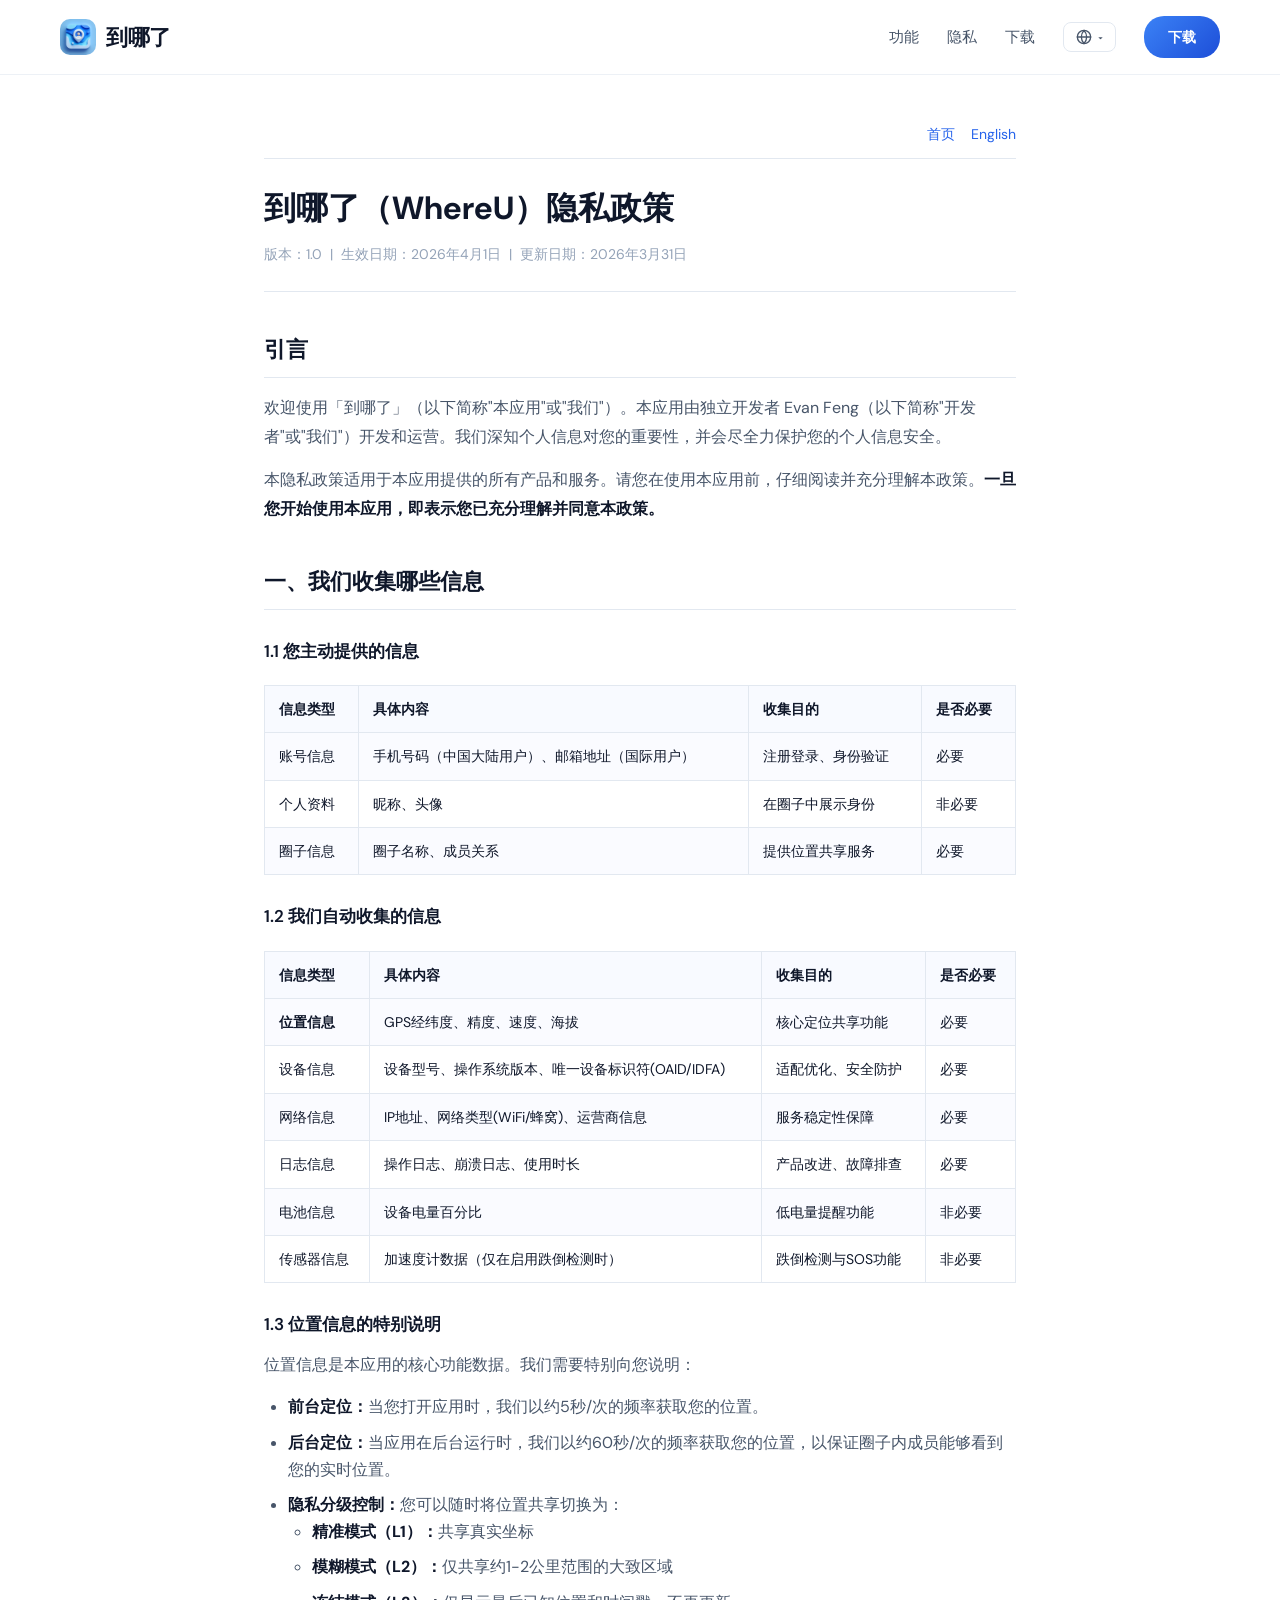
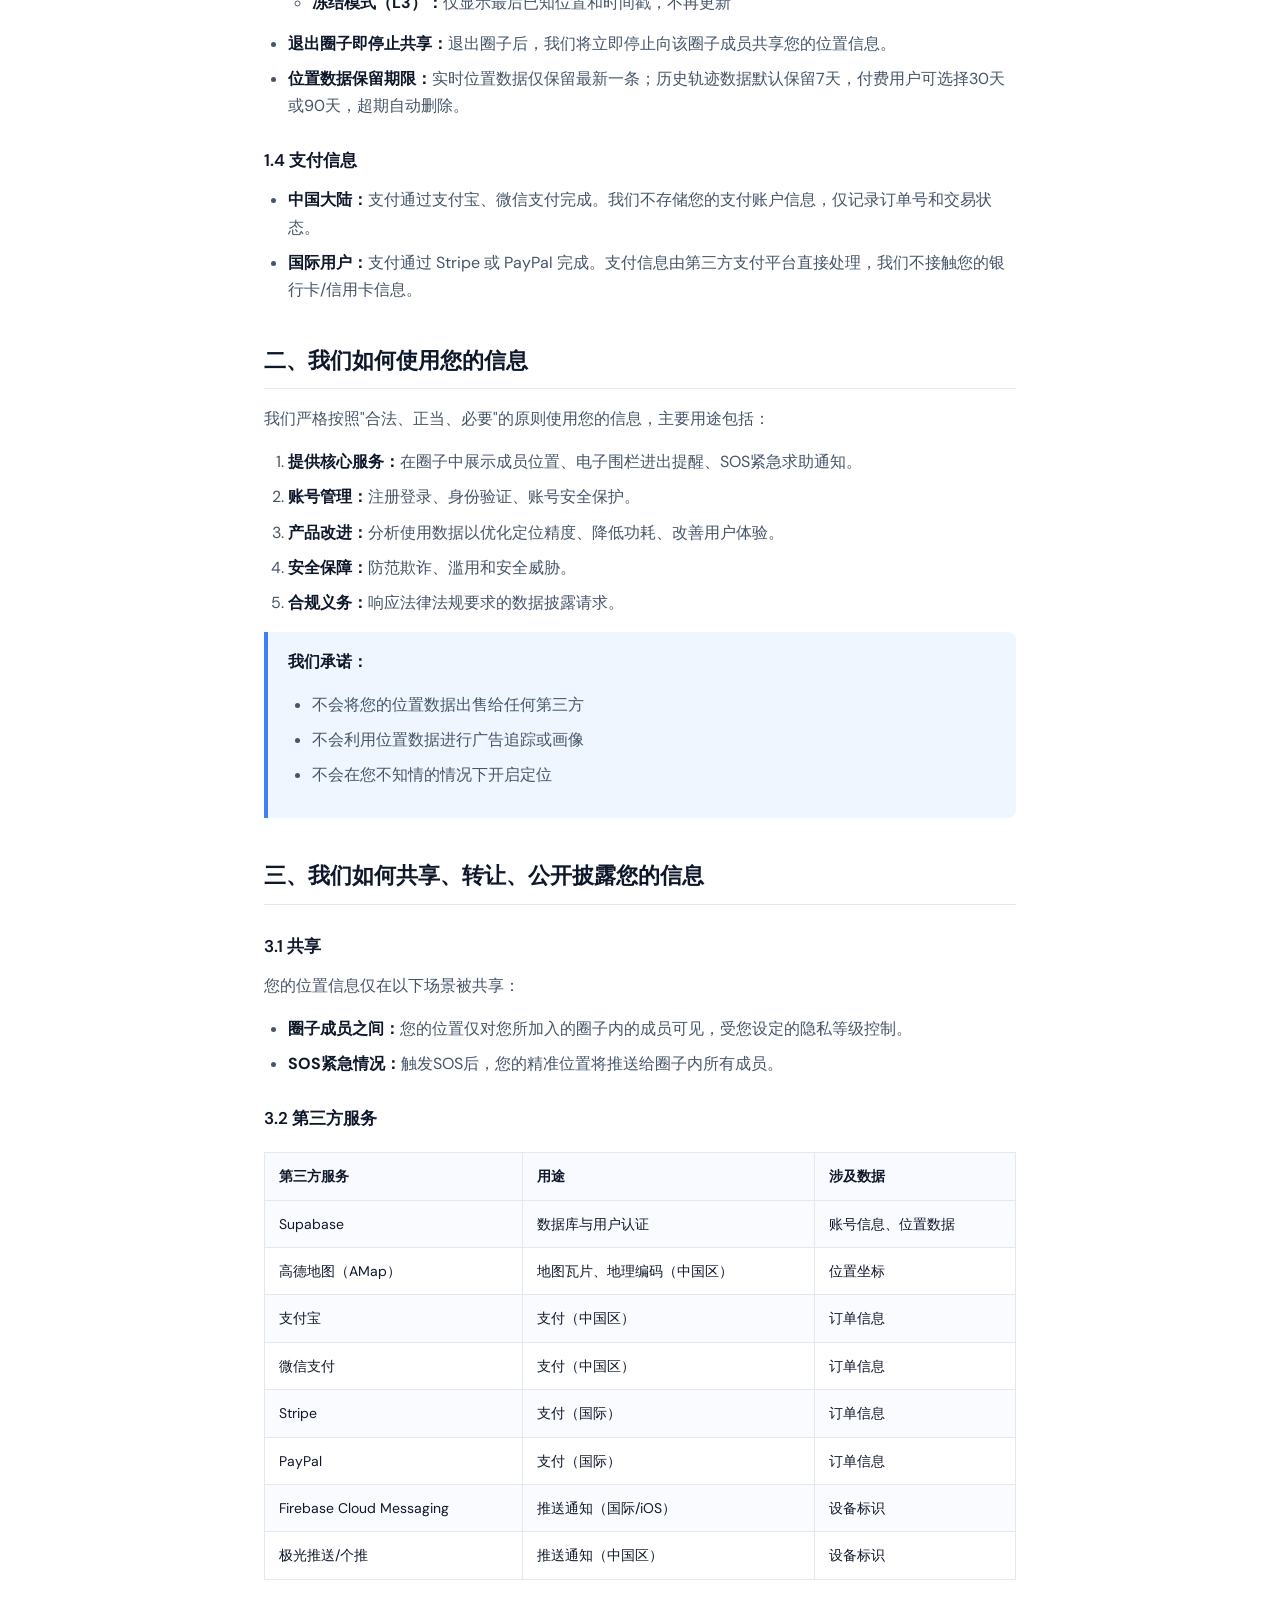
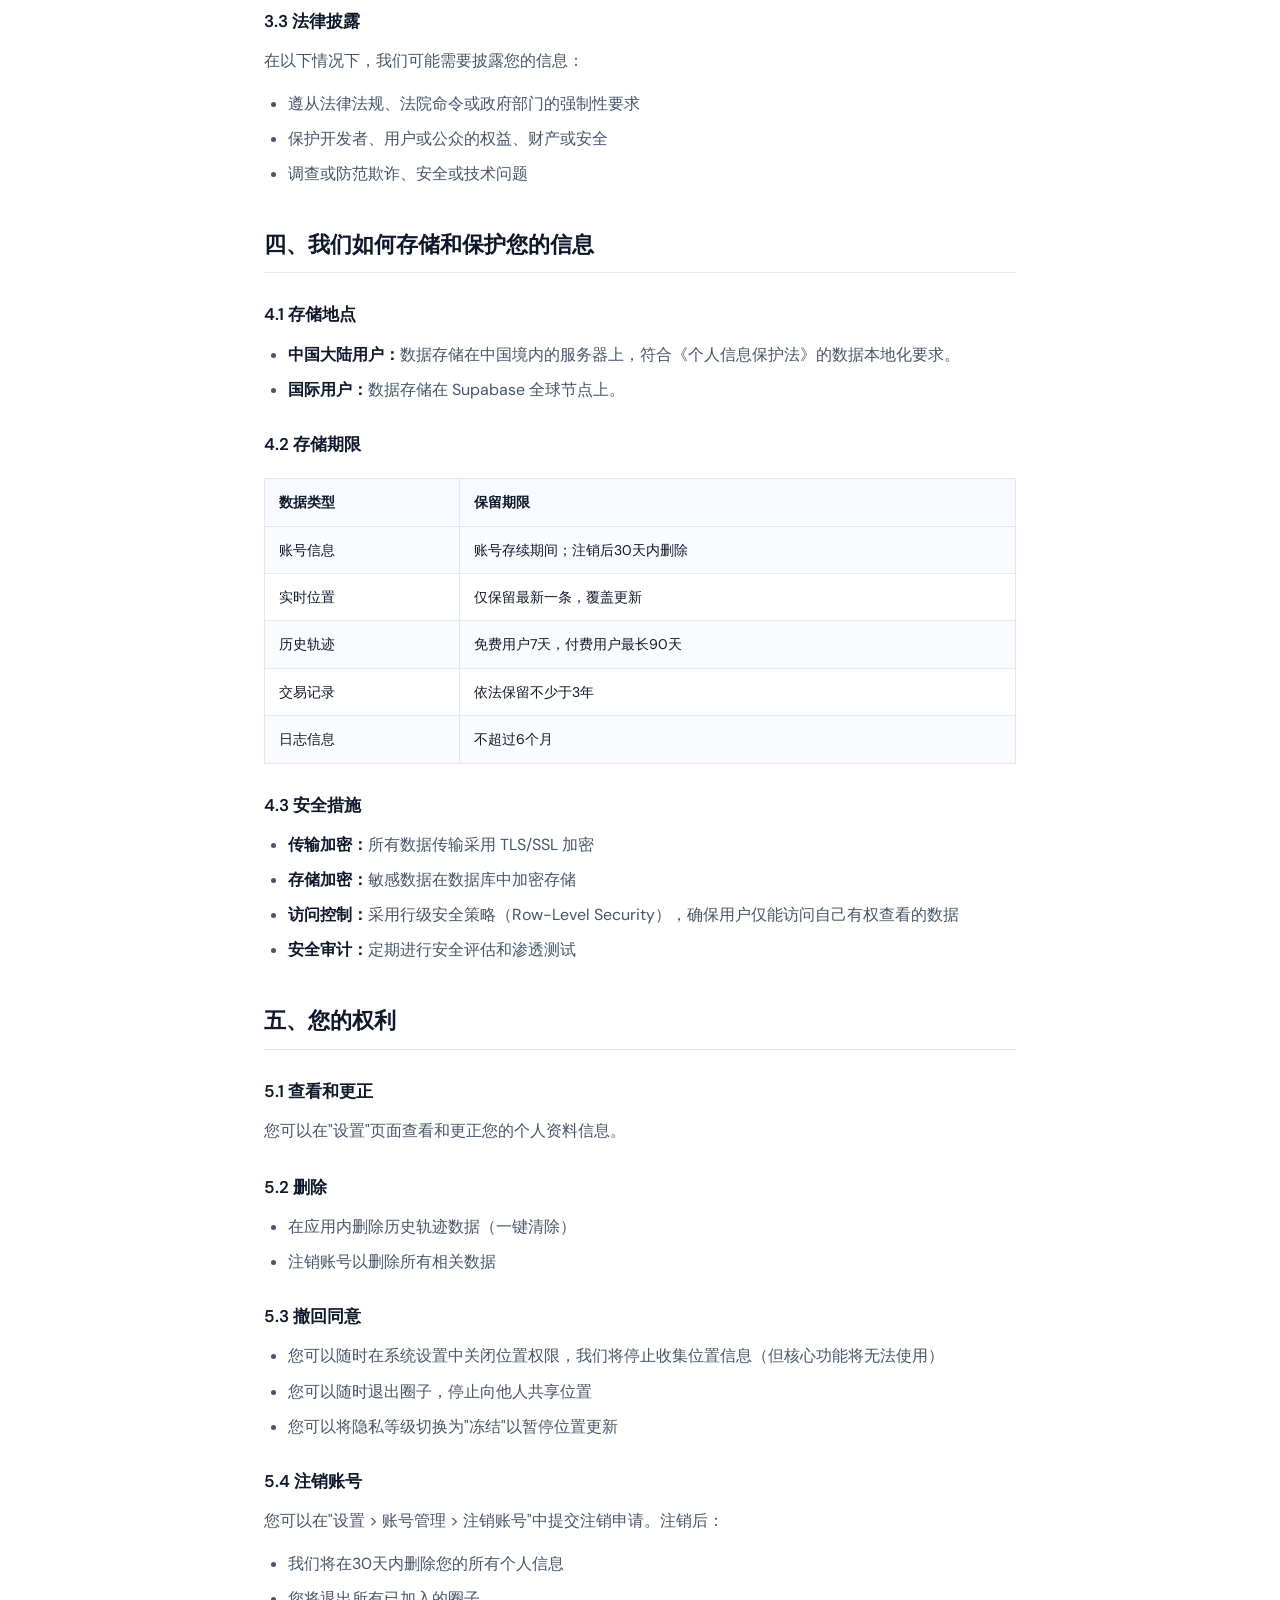
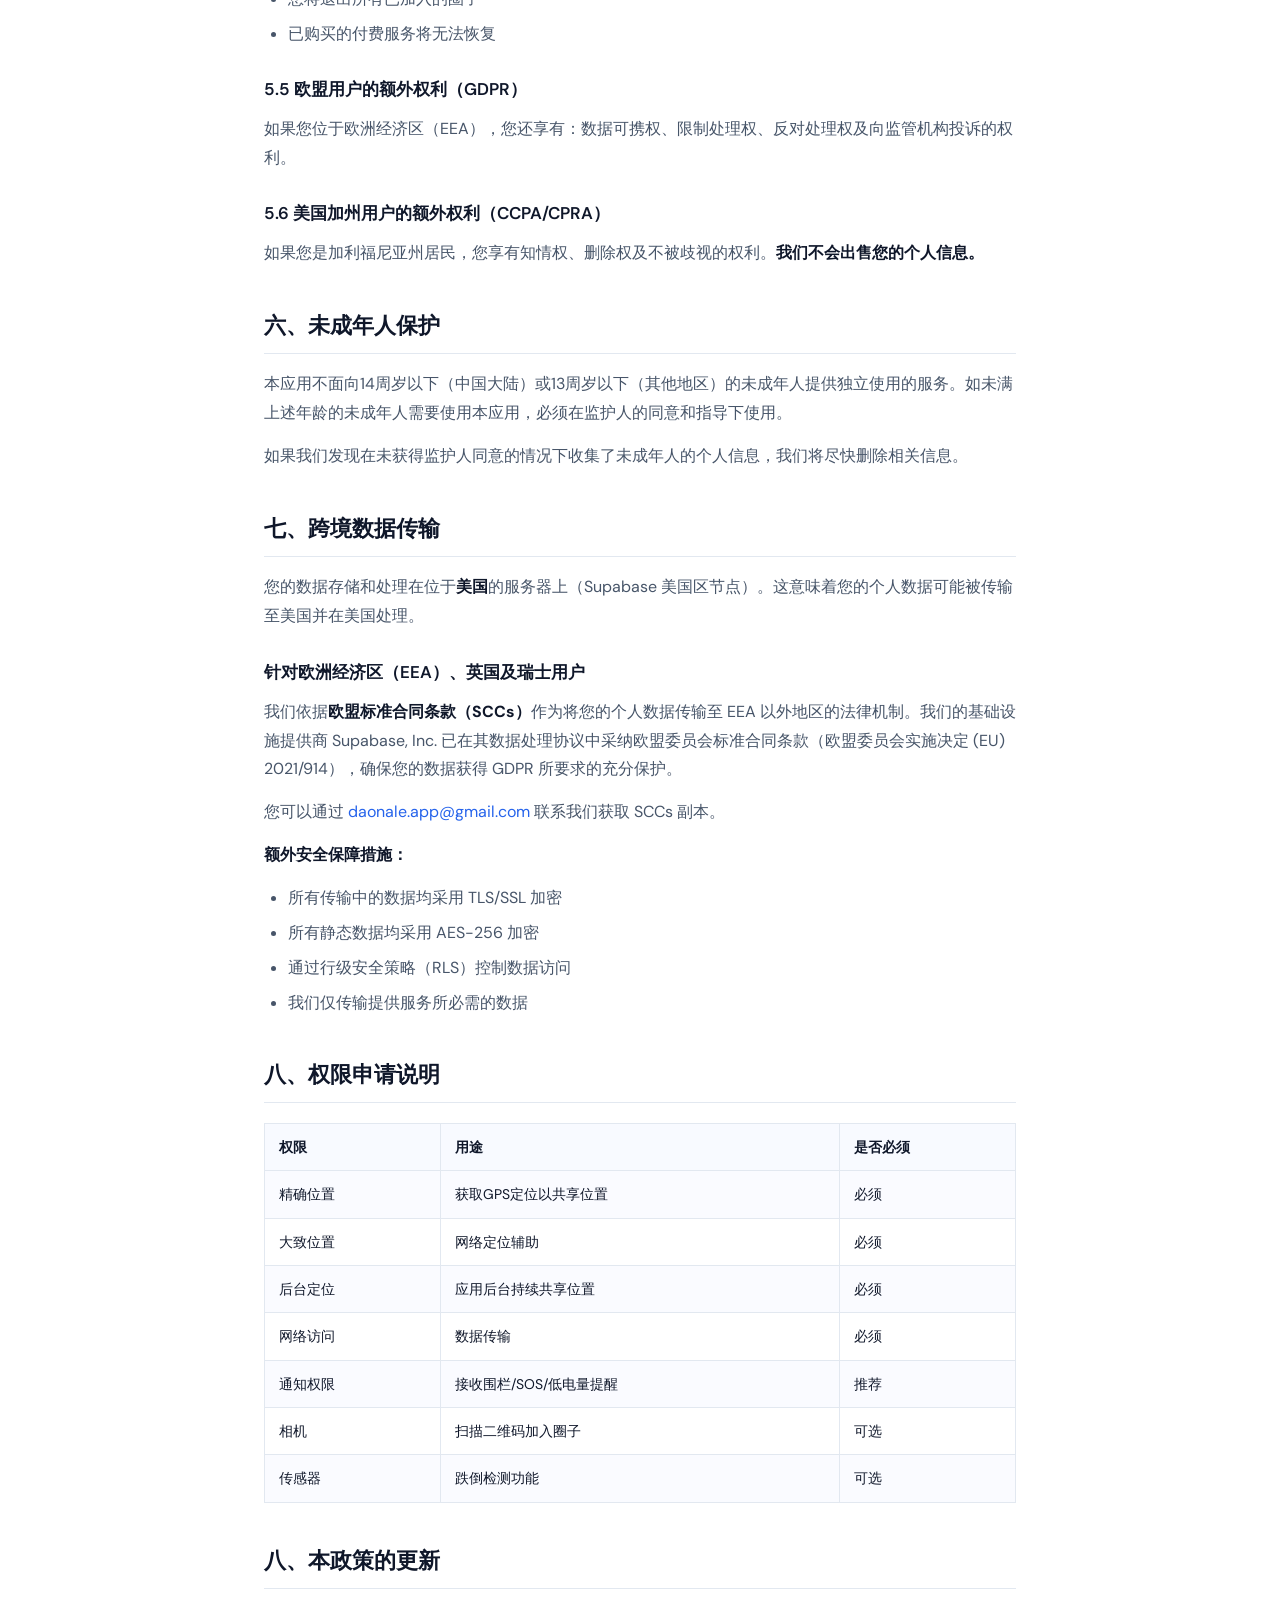
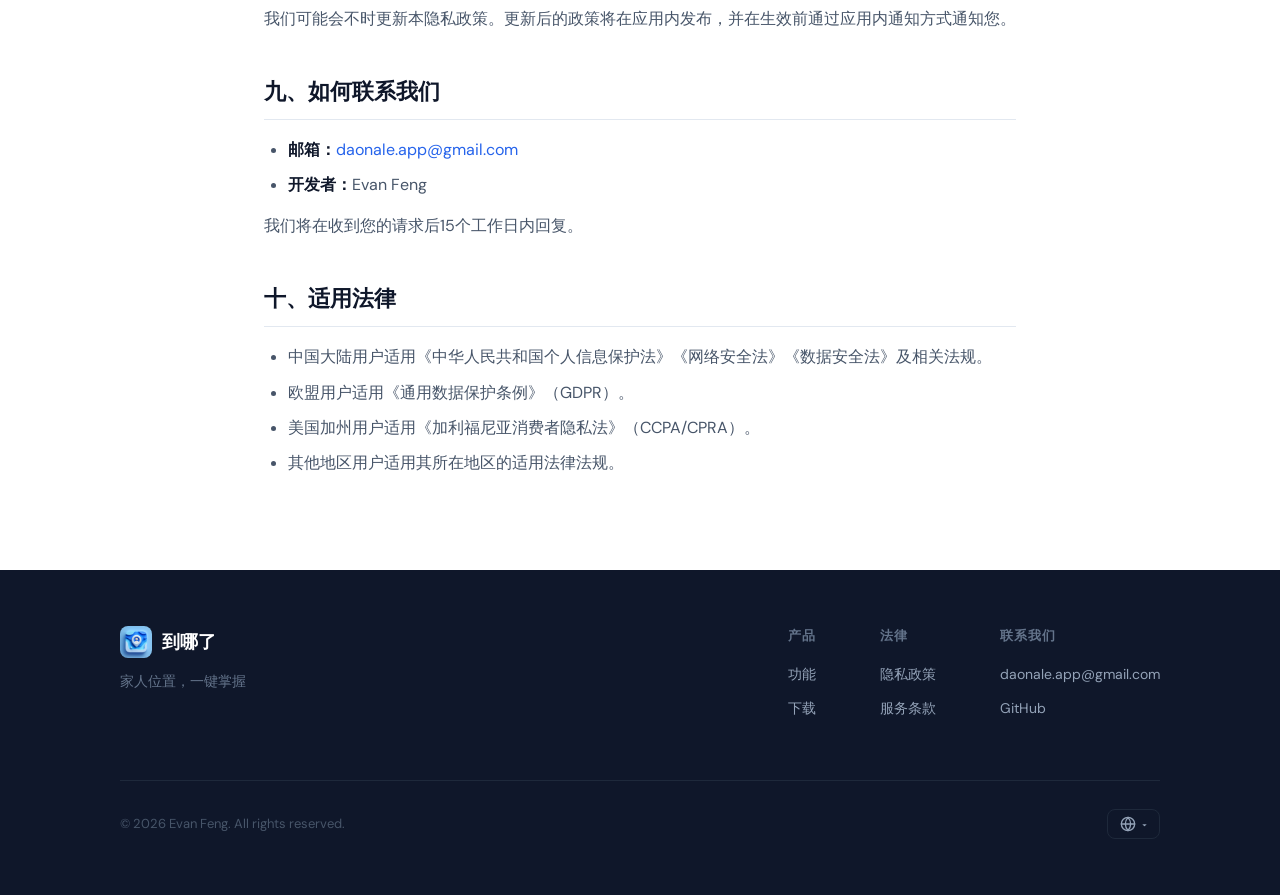
<file: privacy-zh.html>
<!DOCTYPE html>
<html lang="zh-CN">
<head>
    <meta charset="UTF-8">
    <meta name="viewport" content="width=device-width, initial-scale=1.0">
    <title>隐私政策 - 到哪了</title>
    <meta name="description" content="到哪了隐私政策 — 我们如何收集、使用和保护您的个人信息。">
    <link rel="icon" href="favicon-32.png" type="image/png">
    <link rel="preconnect" href="https://fonts.googleapis.com">
    <link rel="preconnect" href="https://fonts.gstatic.com" crossorigin>
    <link href="https://fonts.googleapis.com/css2?family=DM+Sans:ital,opsz,wght@0,9..40,400;0,9..40,500;0,9..40,600;0,9..40,700;1,9..40,400&display=swap" rel="stylesheet">
    <link rel="stylesheet" href="style.css">
</head>
<body>

<!-- Header -->
<header class="header">
    <a href="index-zh.html" class="logo">
        <div class="logo-icon"><img src="icon.png" alt="到哪了"></div>
        <span class="logo-text">到哪了</span>
    </a>
    <nav class="nav">
        <a href="index-zh.html#features">功能</a>
        <a href="privacy-zh.html">隐私</a>
        <a href="index-zh.html#download">下载</a>
        <div class="lang-dropdown">
            <button class="lang-dropdown-toggle"><svg xmlns="http://www.w3.org/2000/svg" viewBox="0 0 24 24" fill="none" stroke="currentColor" stroke-width="2" stroke-linecap="round" stroke-linejoin="round"><circle cx="12" cy="12" r="10"/><line x1="2" y1="12" x2="22" y2="12"/><path d="M12 2a15.3 15.3 0 0 1 4 10 15.3 15.3 0 0 1-4 10 15.3 15.3 0 0 1-4-10 15.3 15.3 0 0 1 4-10z"/></svg><span class="arrow">&#9662;</span></button>
            <div class="lang-dropdown-menu"><a href="privacy.html">English</a><a href="privacy-zh.html" class="active">中文</a></div>
        </div>
        <a href="index-zh.html#download" class="btn-download">下载</a>
    </nav>
</header>

<main class="legal-page">

    <div class="legal-lang"><a href="index-zh.html">首页</a><a href="privacy.html">English</a></div>

    <h1>到哪了（WhereU）隐私政策</h1>
    <p class="meta">版本：1.0 &nbsp;|&nbsp; 生效日期：2026年4月1日 &nbsp;|&nbsp; 更新日期：2026年3月31日</p>

    <h2>引言</h2>
    <p>欢迎使用「到哪了」（以下简称"本应用"或"我们"）。本应用由独立开发者 Evan Feng（以下简称"开发者"或"我们"）开发和运营。我们深知个人信息对您的重要性，并会尽全力保护您的个人信息安全。</p>
    <p>本隐私政策适用于本应用提供的所有产品和服务。请您在使用本应用前，仔细阅读并充分理解本政策。<strong>一旦您开始使用本应用，即表示您已充分理解并同意本政策。</strong></p>

    <h2>一、我们收集哪些信息</h2>

    <h3>1.1 您主动提供的信息</h3>
    <table>
        <tr><th>信息类型</th><th>具体内容</th><th>收集目的</th><th>是否必要</th></tr>
        <tr><td>账号信息</td><td>手机号码（中国大陆用户）、邮箱地址（国际用户）</td><td>注册登录、身份验证</td><td>必要</td></tr>
        <tr><td>个人资料</td><td>昵称、头像</td><td>在圈子中展示身份</td><td>非必要</td></tr>
        <tr><td>圈子信息</td><td>圈子名称、成员关系</td><td>提供位置共享服务</td><td>必要</td></tr>
    </table>

    <h3>1.2 我们自动收集的信息</h3>
    <table>
        <tr><th>信息类型</th><th>具体内容</th><th>收集目的</th><th>是否必要</th></tr>
        <tr><td><strong>位置信息</strong></td><td>GPS经纬度、精度、速度、海拔</td><td>核心定位共享功能</td><td>必要</td></tr>
        <tr><td>设备信息</td><td>设备型号、操作系统版本、唯一设备标识符(OAID/IDFA)</td><td>适配优化、安全防护</td><td>必要</td></tr>
        <tr><td>网络信息</td><td>IP地址、网络类型(WiFi/蜂窝)、运营商信息</td><td>服务稳定性保障</td><td>必要</td></tr>
        <tr><td>日志信息</td><td>操作日志、崩溃日志、使用时长</td><td>产品改进、故障排查</td><td>必要</td></tr>
        <tr><td>电池信息</td><td>设备电量百分比</td><td>低电量提醒功能</td><td>非必要</td></tr>
        <tr><td>传感器信息</td><td>加速度计数据（仅在启用跌倒检测时）</td><td>跌倒检测与SOS功能</td><td>非必要</td></tr>
    </table>

    <h3>1.3 位置信息的特别说明</h3>
    <p>位置信息是本应用的核心功能数据。我们需要特别向您说明：</p>
    <ul>
        <li><strong>前台定位：</strong>当您打开应用时，我们以约5秒/次的频率获取您的位置。</li>
        <li><strong>后台定位：</strong>当应用在后台运行时，我们以约60秒/次的频率获取您的位置，以保证圈子内成员能够看到您的实时位置。</li>
        <li><strong>隐私分级控制：</strong>您可以随时将位置共享切换为：
            <ul>
                <li><strong>精准模式（L1）：</strong>共享真实坐标</li>
                <li><strong>模糊模式（L2）：</strong>仅共享约1-2公里范围的大致区域</li>
                <li><strong>冻结模式（L3）：</strong>仅显示最后已知位置和时间戳，不再更新</li>
            </ul>
        </li>
        <li><strong>退出圈子即停止共享：</strong>退出圈子后，我们将立即停止向该圈子成员共享您的位置信息。</li>
        <li><strong>位置数据保留期限：</strong>实时位置数据仅保留最新一条；历史轨迹数据默认保留7天，付费用户可选择30天或90天，超期自动删除。</li>
    </ul>

    <h3>1.4 支付信息</h3>
    <ul>
        <li><strong>中国大陆：</strong>支付通过支付宝、微信支付完成。我们不存储您的支付账户信息，仅记录订单号和交易状态。</li>
        <li><strong>国际用户：</strong>支付通过 Stripe 或 PayPal 完成。支付信息由第三方支付平台直接处理，我们不接触您的银行卡/信用卡信息。</li>
    </ul>

    <h2>二、我们如何使用您的信息</h2>
    <p>我们严格按照"合法、正当、必要"的原则使用您的信息，主要用途包括：</p>
    <ol>
        <li><strong>提供核心服务：</strong>在圈子中展示成员位置、电子围栏进出提醒、SOS紧急求助通知。</li>
        <li><strong>账号管理：</strong>注册登录、身份验证、账号安全保护。</li>
        <li><strong>产品改进：</strong>分析使用数据以优化定位精度、降低功耗、改善用户体验。</li>
        <li><strong>安全保障：</strong>防范欺诈、滥用和安全威胁。</li>
        <li><strong>合规义务：</strong>响应法律法规要求的数据披露请求。</li>
    </ol>
    <div class="commitment">
        <p><strong>我们承诺：</strong></p>
        <ul>
            <li>不会将您的位置数据出售给任何第三方</li>
            <li>不会利用位置数据进行广告追踪或画像</li>
            <li>不会在您不知情的情况下开启定位</li>
        </ul>
    </div>

    <h2>三、我们如何共享、转让、公开披露您的信息</h2>

    <h3>3.1 共享</h3>
    <p>您的位置信息仅在以下场景被共享：</p>
    <ul>
        <li><strong>圈子成员之间：</strong>您的位置仅对您所加入的圈子内的成员可见，受您设定的隐私等级控制。</li>
        <li><strong>SOS紧急情况：</strong>触发SOS后，您的精准位置将推送给圈子内所有成员。</li>
    </ul>

    <h3>3.2 第三方服务</h3>
    <table>
        <tr><th>第三方服务</th><th>用途</th><th>涉及数据</th></tr>
        <tr><td>Supabase</td><td>数据库与用户认证</td><td>账号信息、位置数据</td></tr>
        <tr><td>高德地图（AMap）</td><td>地图瓦片、地理编码（中国区）</td><td>位置坐标</td></tr>
        <tr><td>支付宝</td><td>支付（中国区）</td><td>订单信息</td></tr>
        <tr><td>微信支付</td><td>支付（中国区）</td><td>订单信息</td></tr>
        <tr><td>Stripe</td><td>支付（国际）</td><td>订单信息</td></tr>
        <tr><td>PayPal</td><td>支付（国际）</td><td>订单信息</td></tr>
        <tr><td>Firebase Cloud Messaging</td><td>推送通知（国际/iOS）</td><td>设备标识</td></tr>
        <tr><td>极光推送/个推</td><td>推送通知（中国区）</td><td>设备标识</td></tr>
    </table>

    <h3>3.3 法律披露</h3>
    <p>在以下情况下，我们可能需要披露您的信息：</p>
    <ul>
        <li>遵从法律法规、法院命令或政府部门的强制性要求</li>
        <li>保护开发者、用户或公众的权益、财产或安全</li>
        <li>调查或防范欺诈、安全或技术问题</li>
    </ul>

    <h2>四、我们如何存储和保护您的信息</h2>

    <h3>4.1 存储地点</h3>
    <ul>
        <li><strong>中国大陆用户：</strong>数据存储在中国境内的服务器上，符合《个人信息保护法》的数据本地化要求。</li>
        <li><strong>国际用户：</strong>数据存储在 Supabase 全球节点上。</li>
    </ul>

    <h3>4.2 存储期限</h3>
    <table>
        <tr><th>数据类型</th><th>保留期限</th></tr>
        <tr><td>账号信息</td><td>账号存续期间；注销后30天内删除</td></tr>
        <tr><td>实时位置</td><td>仅保留最新一条，覆盖更新</td></tr>
        <tr><td>历史轨迹</td><td>免费用户7天，付费用户最长90天</td></tr>
        <tr><td>交易记录</td><td>依法保留不少于3年</td></tr>
        <tr><td>日志信息</td><td>不超过6个月</td></tr>
    </table>

    <h3>4.3 安全措施</h3>
    <ul>
        <li><strong>传输加密：</strong>所有数据传输采用 TLS/SSL 加密</li>
        <li><strong>存储加密：</strong>敏感数据在数据库中加密存储</li>
        <li><strong>访问控制：</strong>采用行级安全策略（Row-Level Security），确保用户仅能访问自己有权查看的数据</li>
        <li><strong>安全审计：</strong>定期进行安全评估和渗透测试</li>
    </ul>

    <h2>五、您的权利</h2>

    <h3>5.1 查看和更正</h3>
    <p>您可以在"设置"页面查看和更正您的个人资料信息。</p>

    <h3>5.2 删除</h3>
    <ul>
        <li>在应用内删除历史轨迹数据（一键清除）</li>
        <li>注销账号以删除所有相关数据</li>
    </ul>

    <h3>5.3 撤回同意</h3>
    <ul>
        <li>您可以随时在系统设置中关闭位置权限，我们将停止收集位置信息（但核心功能将无法使用）</li>
        <li>您可以随时退出圈子，停止向他人共享位置</li>
        <li>您可以将隐私等级切换为"冻结"以暂停位置更新</li>
    </ul>

    <h3>5.4 注销账号</h3>
    <p>您可以在"设置 &gt; 账号管理 &gt; 注销账号"中提交注销申请。注销后：</p>
    <ul>
        <li>我们将在30天内删除您的所有个人信息</li>
        <li>您将退出所有已加入的圈子</li>
        <li>已购买的付费服务将无法恢复</li>
    </ul>

    <h3>5.5 欧盟用户的额外权利（GDPR）</h3>
    <p>如果您位于欧洲经济区（EEA），您还享有：数据可携权、限制处理权、反对处理权及向监管机构投诉的权利。</p>

    <h3>5.6 美国加州用户的额外权利（CCPA/CPRA）</h3>
    <p>如果您是加利福尼亚州居民，您享有知情权、删除权及不被歧视的权利。<strong>我们不会出售您的个人信息。</strong></p>

    <h2>六、未成年人保护</h2>
    <p>本应用不面向14周岁以下（中国大陆）或13周岁以下（其他地区）的未成年人提供独立使用的服务。如未满上述年龄的未成年人需要使用本应用，必须在监护人的同意和指导下使用。</p>
    <p>如果我们发现在未获得监护人同意的情况下收集了未成年人的个人信息，我们将尽快删除相关信息。</p>

    <h2>七、跨境数据传输</h2>
    <p>您的数据存储和处理在位于<strong>美国</strong>的服务器上（Supabase 美国区节点）。这意味着您的个人数据可能被传输至美国并在美国处理。</p>

    <h3>针对欧洲经济区（EEA）、英国及瑞士用户</h3>
    <p>我们依据<strong>欧盟标准合同条款（SCCs）</strong>作为将您的个人数据传输至 EEA 以外地区的法律机制。我们的基础设施提供商 Supabase, Inc. 已在其数据处理协议中采纳欧盟委员会标准合同条款（欧盟委员会实施决定 (EU) 2021/914），确保您的数据获得 GDPR 所要求的充分保护。</p>
    <p>您可以通过 <a href="mailto:daonale.app@gmail.com">daonale.app@gmail.com</a> 联系我们获取 SCCs 副本。</p>
    <p><strong>额外安全保障措施：</strong></p>
    <ul>
        <li>所有传输中的数据均采用 TLS/SSL 加密</li>
        <li>所有静态数据均采用 AES-256 加密</li>
        <li>通过行级安全策略（RLS）控制数据访问</li>
        <li>我们仅传输提供服务所必需的数据</li>
    </ul>

    <h2>八、权限申请说明</h2>
    <table>
        <tr><th>权限</th><th>用途</th><th>是否必须</th></tr>
        <tr><td>精确位置</td><td>获取GPS定位以共享位置</td><td>必须</td></tr>
        <tr><td>大致位置</td><td>网络定位辅助</td><td>必须</td></tr>
        <tr><td>后台定位</td><td>应用后台持续共享位置</td><td>必须</td></tr>
        <tr><td>网络访问</td><td>数据传输</td><td>必须</td></tr>
        <tr><td>通知权限</td><td>接收围栏/SOS/低电量提醒</td><td>推荐</td></tr>
        <tr><td>相机</td><td>扫描二维码加入圈子</td><td>可选</td></tr>
        <tr><td>传感器</td><td>跌倒检测功能</td><td>可选</td></tr>
    </table>

    <h2>八、本政策的更新</h2>
    <p>我们可能会不时更新本隐私政策。更新后的政策将在应用内发布，并在生效前通过应用内通知方式通知您。</p>

    <h2>九、如何联系我们</h2>
    <ul>
        <li><strong>邮箱：</strong><a href="mailto:daonale.app@gmail.com">daonale.app@gmail.com</a></li>
        <li><strong>开发者：</strong>Evan Feng</li>
    </ul>
    <p>我们将在收到您的请求后15个工作日内回复。</p>

    <h2>十、适用法律</h2>
    <ul>
        <li>中国大陆用户适用《中华人民共和国个人信息保护法》《网络安全法》《数据安全法》及相关法规。</li>
        <li>欧盟用户适用《通用数据保护条例》（GDPR）。</li>
        <li>美国加州用户适用《加利福尼亚消费者隐私法》（CCPA/CPRA）。</li>
        <li>其他地区用户适用其所在地区的适用法律法规。</li>
    </ul>

</main>

<!-- Footer -->
<footer class="footer">
    <div class="footer-top">
        <div class="footer-brand">
            <div class="footer-logo"><div class="footer-logo-icon"><img src="icon.png" alt="到哪了"></div><span>到哪了</span></div>
            <div class="footer-tagline">家人位置，一键掌握</div>
        </div>
        <div class="footer-links">
            <div class="footer-col"><h4>产品</h4><a href="index-zh.html#features">功能</a><a href="index-zh.html#download">下载</a></div>
            <div class="footer-col"><h4>法律</h4><a href="privacy-zh.html">隐私政策</a><a href="terms-zh.html">服务条款</a></div>
            <div class="footer-col"><h4>联系我们</h4><a href="mailto:daonale.app@gmail.com">daonale.app@gmail.com</a><a href="https://github.com/fenghc66">GitHub</a></div>
        </div>
    </div>
    <div class="footer-divider"></div>
    <div class="footer-bottom">
        <p>&copy; 2026 Evan Feng. All rights reserved.</p>
        <div class="lang-dropdown"><button class="lang-dropdown-toggle"><svg xmlns="http://www.w3.org/2000/svg" viewBox="0 0 24 24" fill="none" stroke="currentColor" stroke-width="2" stroke-linecap="round" stroke-linejoin="round"><circle cx="12" cy="12" r="10"/><line x1="2" y1="12" x2="22" y2="12"/><path d="M12 2a15.3 15.3 0 0 1 4 10 15.3 15.3 0 0 1-4 10 15.3 15.3 0 0 1-4-10 15.3 15.3 0 0 1 4-10z"/></svg><span class="arrow">&#9662;</span></button><div class="lang-dropdown-menu"><a href="index.html">English</a><a href="index-zh.html" class="active">中文</a></div></div>
    </div>
</footer>
</body>
</html>
</file>
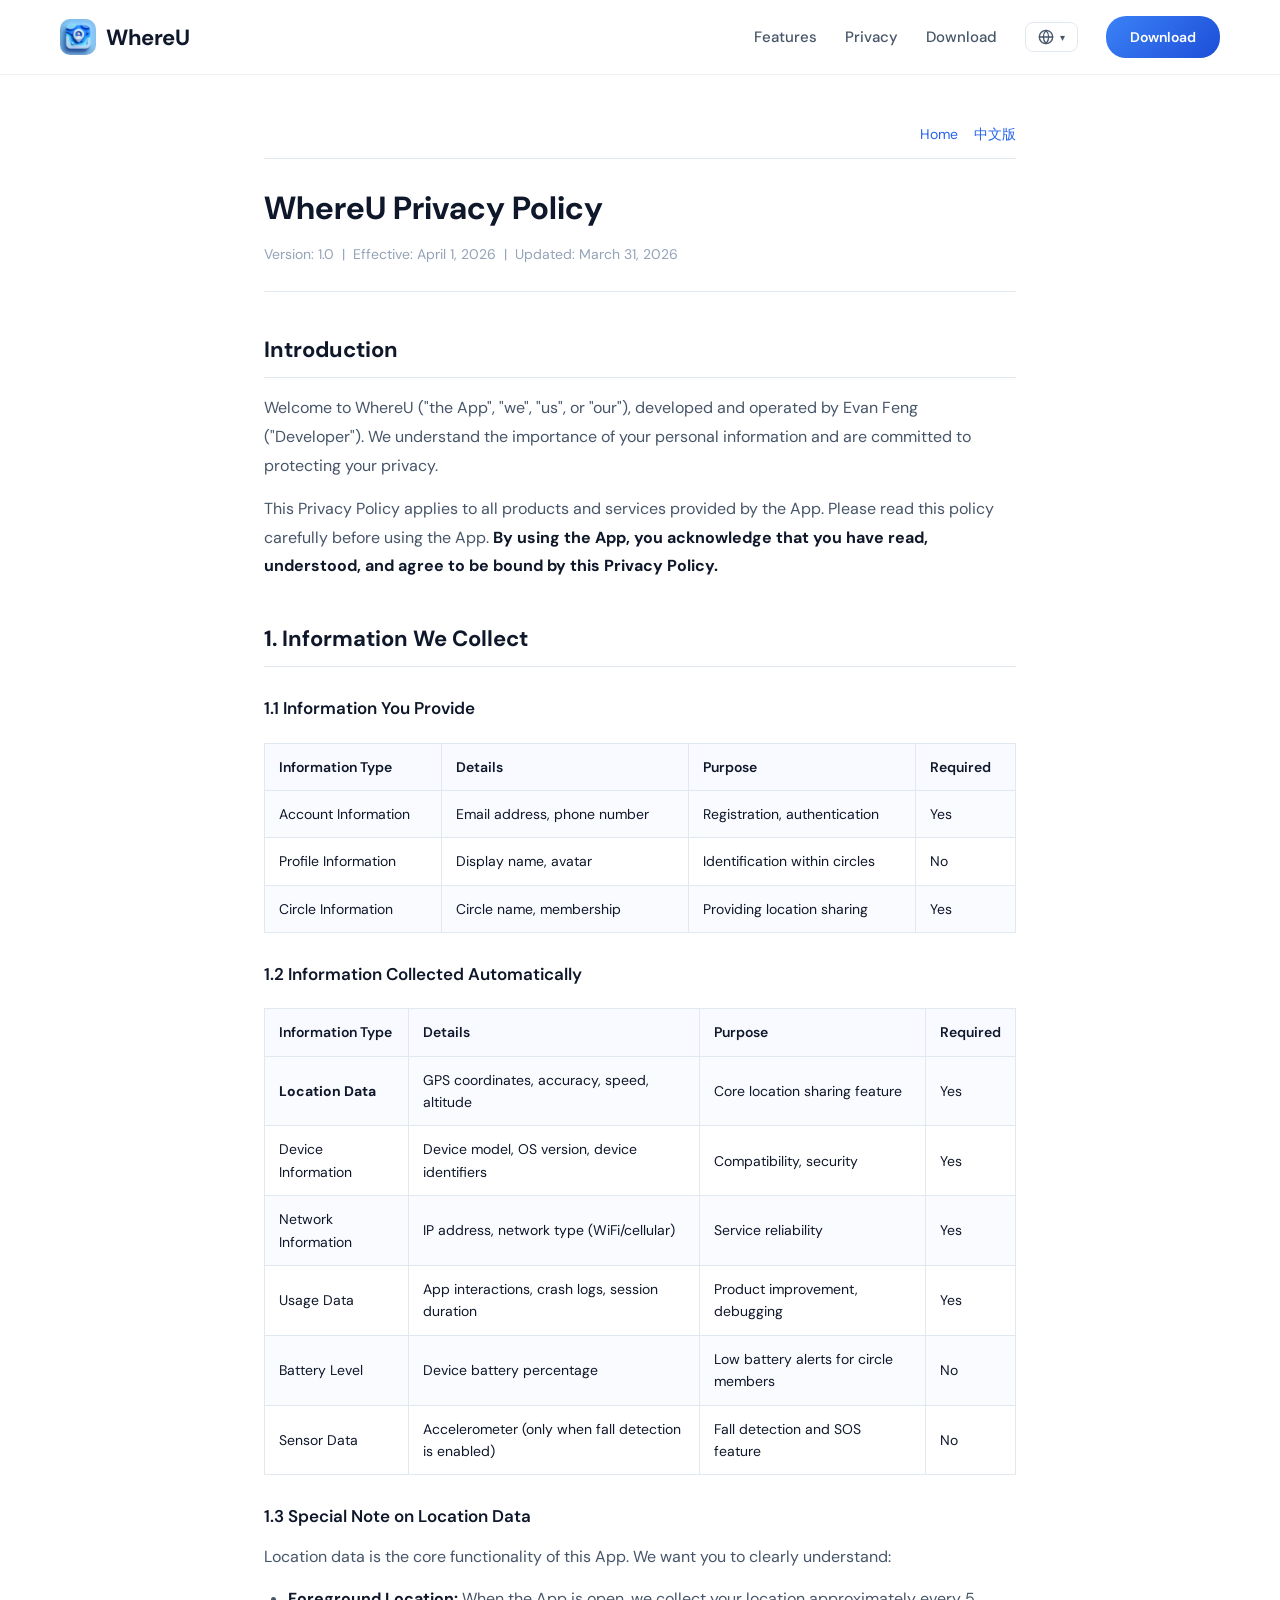
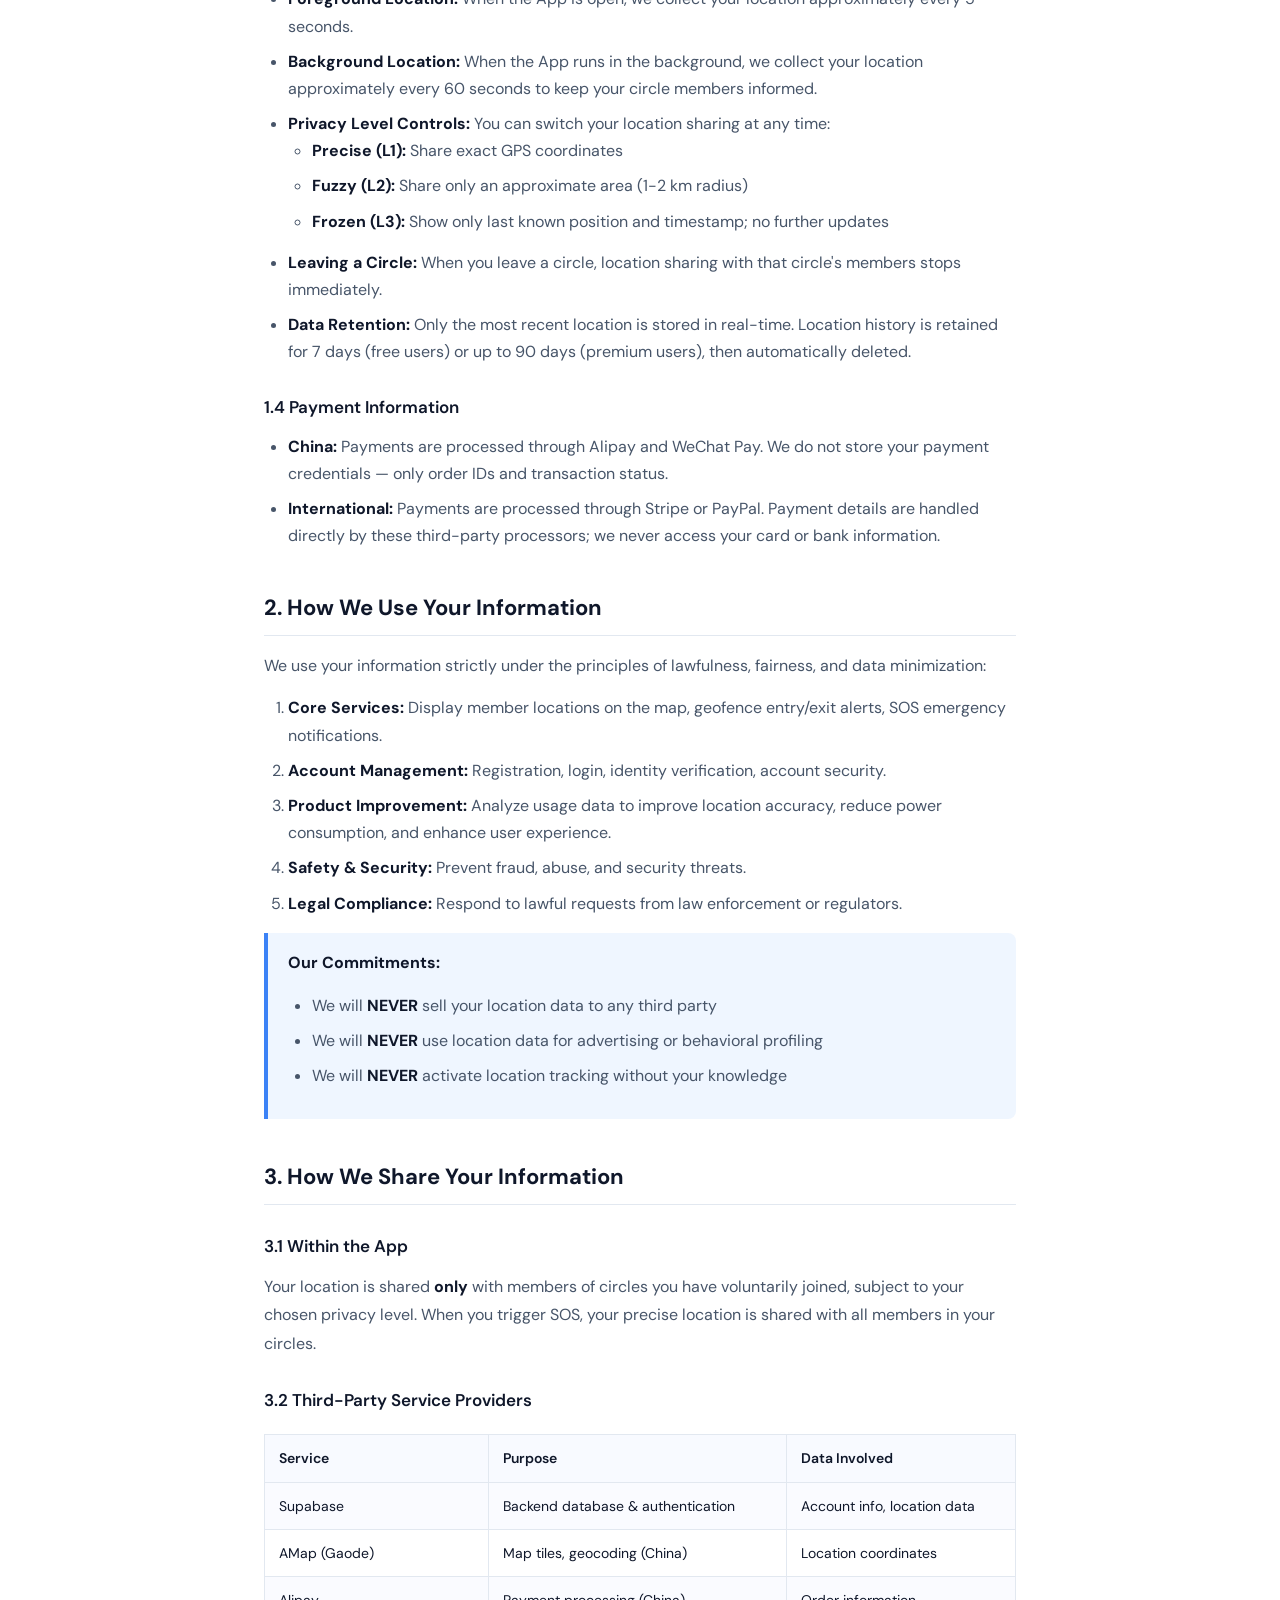
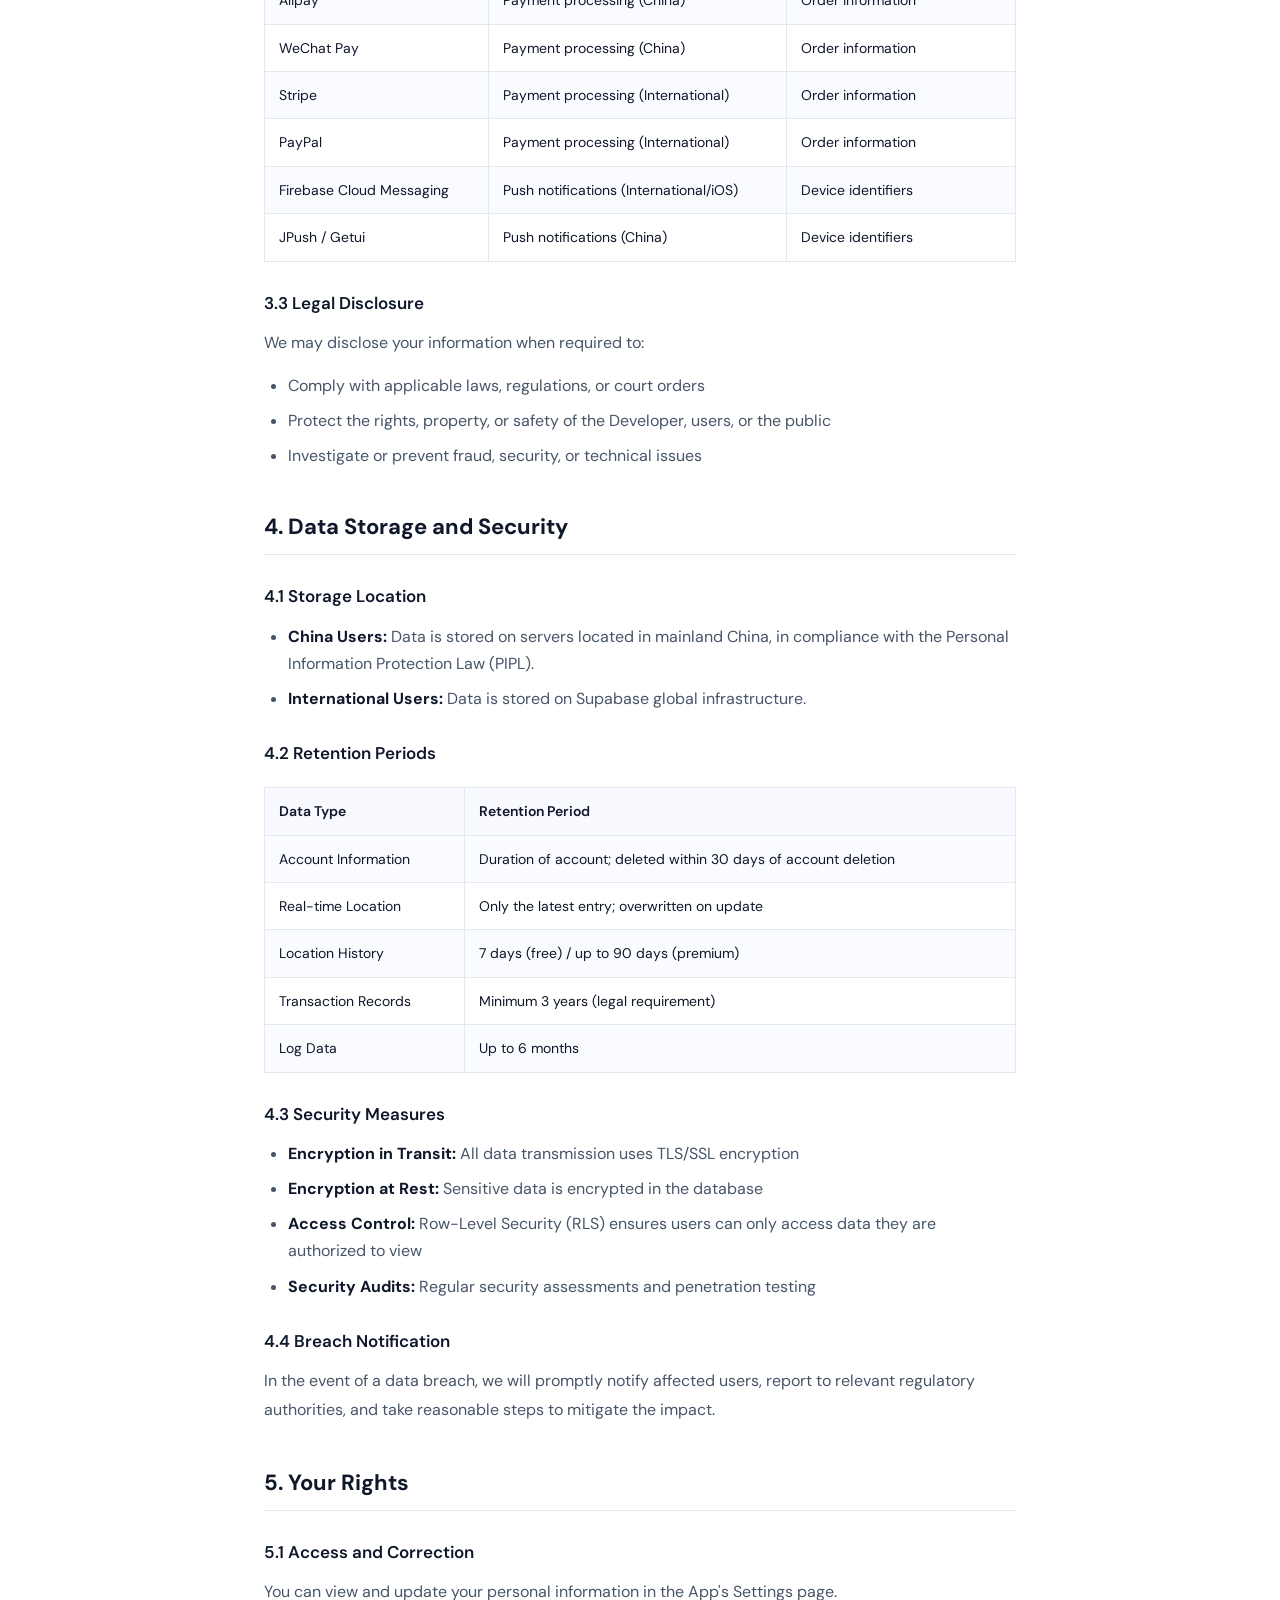
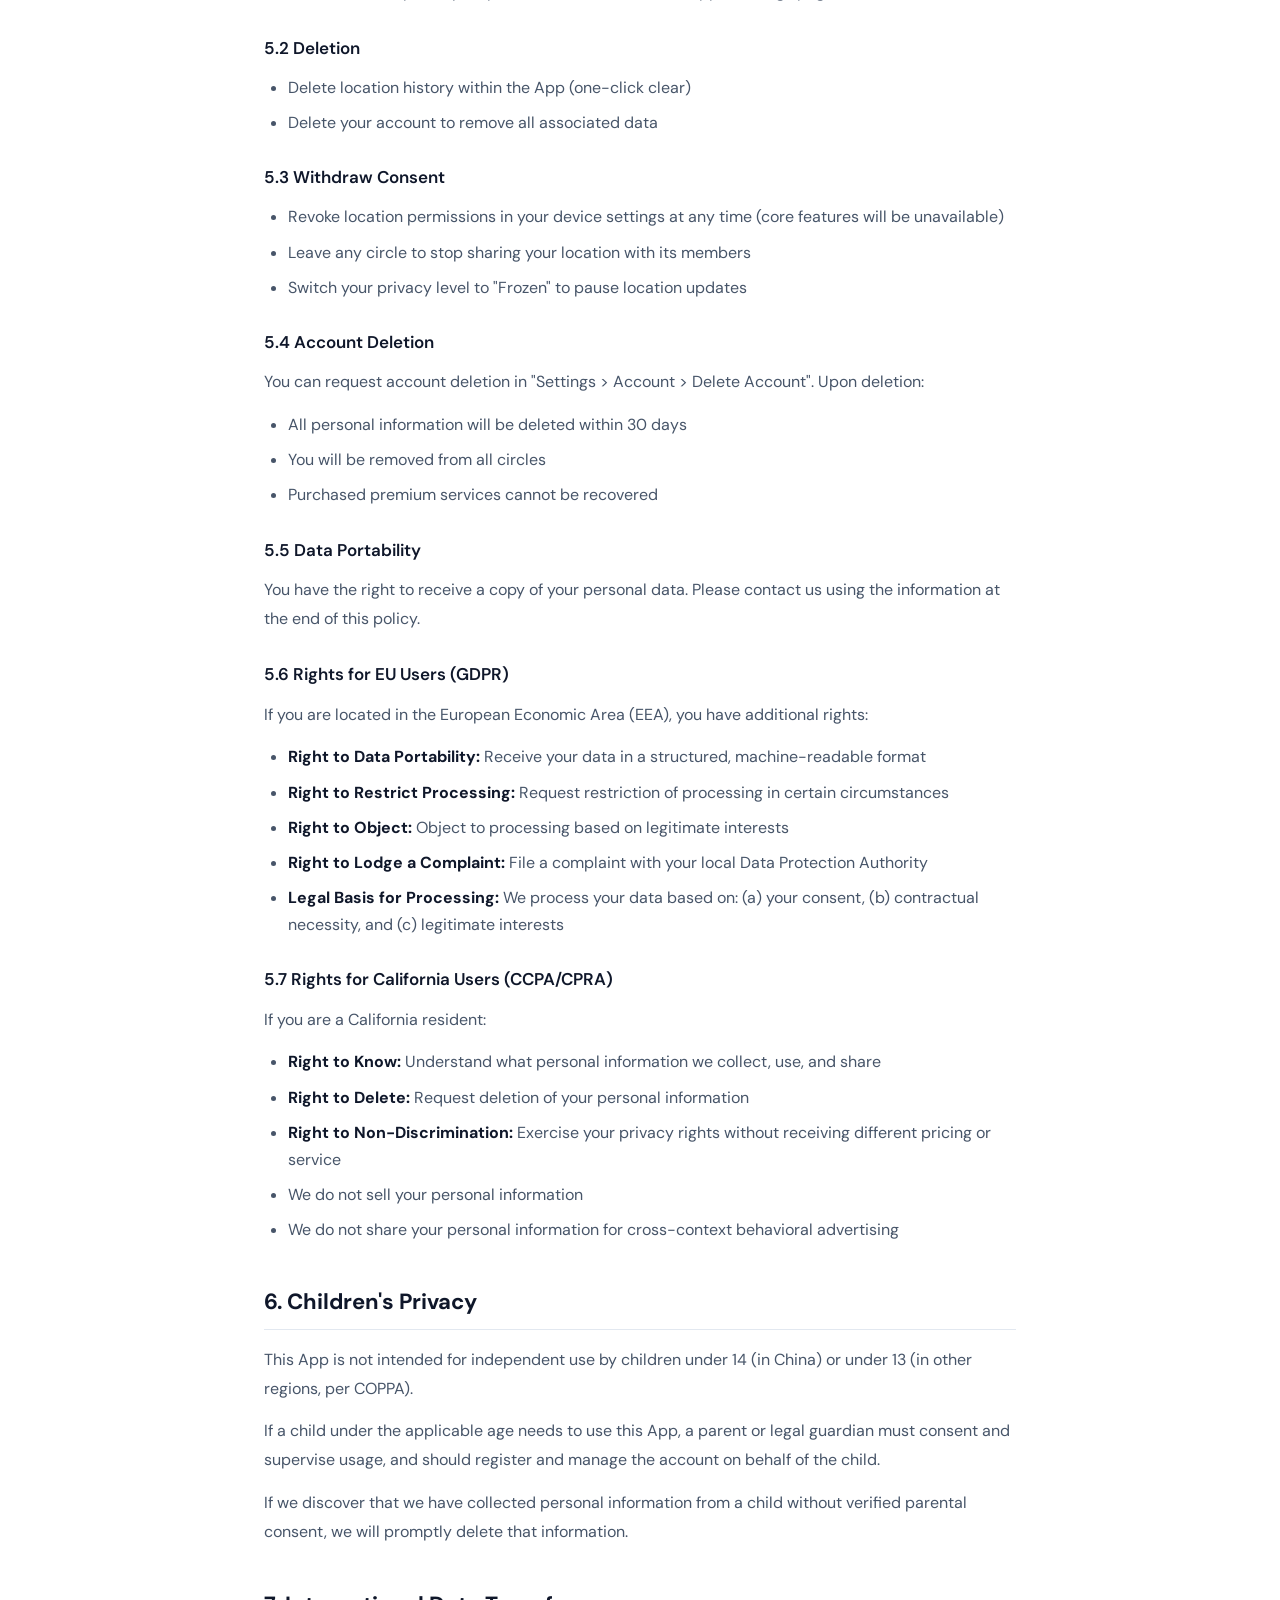
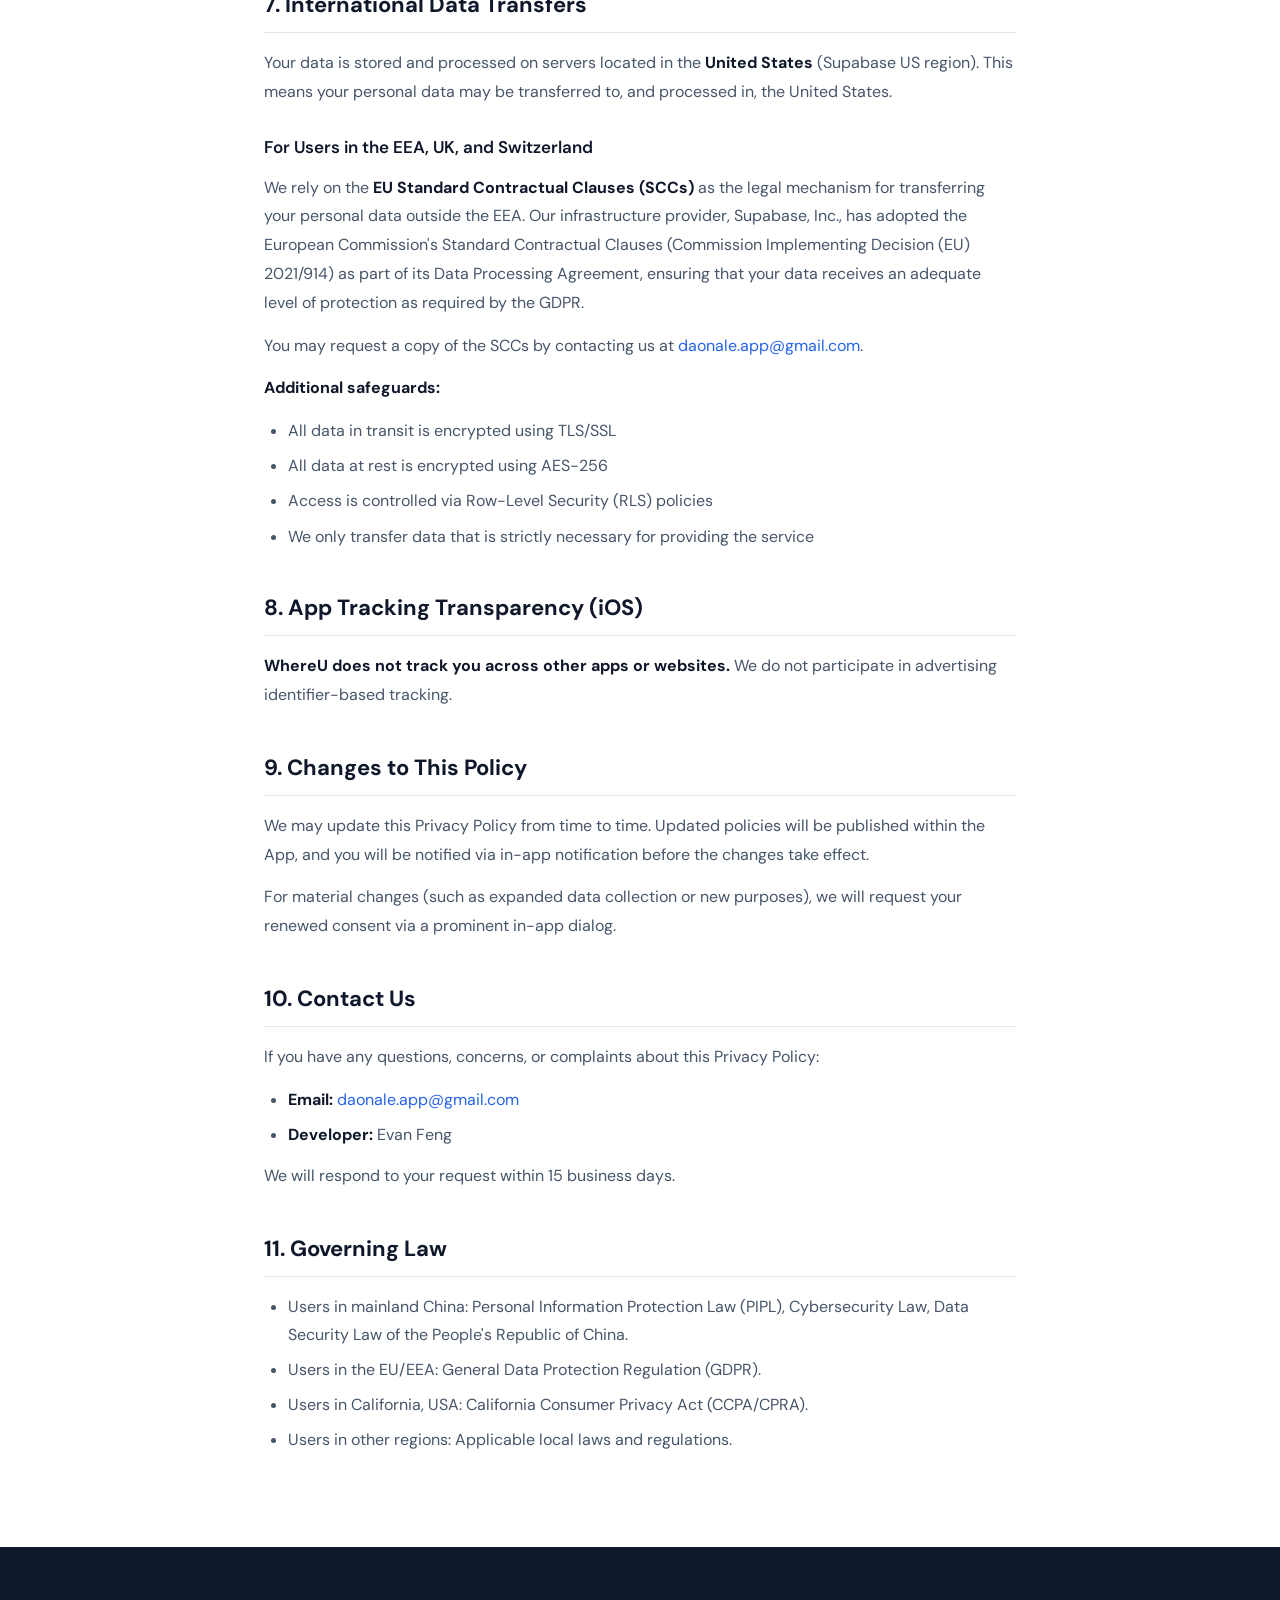
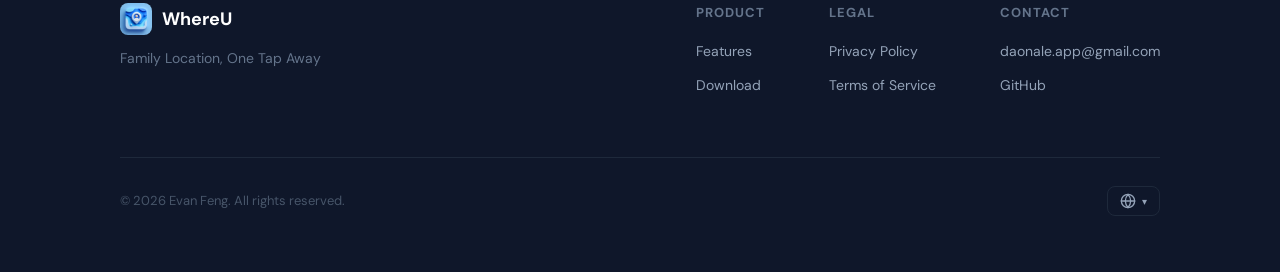
<file: privacy.html>
<!DOCTYPE html>
<html lang="en">
<head>
    <meta charset="UTF-8">
    <meta name="viewport" content="width=device-width, initial-scale=1.0">
    <title>Privacy Policy - WhereU</title>
    <meta name="description" content="WhereU Privacy Policy — how we collect, use, and protect your personal information.">
    <link rel="icon" href="favicon-32.png" type="image/png">
    <link rel="preconnect" href="https://fonts.googleapis.com">
    <link rel="preconnect" href="https://fonts.gstatic.com" crossorigin>
    <link href="https://fonts.googleapis.com/css2?family=DM+Sans:ital,opsz,wght@0,9..40,400;0,9..40,500;0,9..40,600;0,9..40,700;1,9..40,400&display=swap" rel="stylesheet">
    <link rel="stylesheet" href="style.css">
</head>
<body>

<!-- Header -->
<header class="header">
    <a href="index.html" class="logo">
        <div class="logo-icon"><img src="icon.png" alt="WhereU"></div>
        <span class="logo-text">WhereU</span>
    </a>
    <nav class="nav">
        <a href="index.html#features">Features</a>
        <a href="privacy.html">Privacy</a>
        <a href="index.html#download">Download</a>
        <div class="lang-dropdown">
            <button class="lang-dropdown-toggle"><svg xmlns="http://www.w3.org/2000/svg" viewBox="0 0 24 24" fill="none" stroke="currentColor" stroke-width="2" stroke-linecap="round" stroke-linejoin="round"><circle cx="12" cy="12" r="10"/><line x1="2" y1="12" x2="22" y2="12"/><path d="M12 2a15.3 15.3 0 0 1 4 10 15.3 15.3 0 0 1-4 10 15.3 15.3 0 0 1-4-10 15.3 15.3 0 0 1 4-10z"/></svg><span class="arrow">&#9662;</span></button>
            <div class="lang-dropdown-menu"><a href="privacy.html" class="active">English</a><a href="privacy-zh.html">中文</a></div>
        </div>
        <a href="index.html#download" class="btn-download">Download</a>
    </nav>
</header>

<main class="legal-page">

    <div class="legal-lang"><a href="index.html">Home</a><a href="privacy-zh.html">中文版</a></div>

    <h1>WhereU Privacy Policy</h1>
    <p class="meta">Version: 1.0 &nbsp;|&nbsp; Effective: April 1, 2026 &nbsp;|&nbsp; Updated: March 31, 2026</p>

    <h2>Introduction</h2>
    <p>Welcome to WhereU ("the App", "we", "us", or "our"), developed and operated by Evan Feng ("Developer"). We understand the importance of your personal information and are committed to protecting your privacy.</p>
    <p>This Privacy Policy applies to all products and services provided by the App. Please read this policy carefully before using the App. <strong>By using the App, you acknowledge that you have read, understood, and agree to be bound by this Privacy Policy.</strong></p>

    <h2>1. Information We Collect</h2>

    <h3>1.1 Information You Provide</h3>
    <table>
        <tr><th>Information Type</th><th>Details</th><th>Purpose</th><th>Required</th></tr>
        <tr><td>Account Information</td><td>Email address, phone number</td><td>Registration, authentication</td><td>Yes</td></tr>
        <tr><td>Profile Information</td><td>Display name, avatar</td><td>Identification within circles</td><td>No</td></tr>
        <tr><td>Circle Information</td><td>Circle name, membership</td><td>Providing location sharing</td><td>Yes</td></tr>
    </table>

    <h3>1.2 Information Collected Automatically</h3>
    <table>
        <tr><th>Information Type</th><th>Details</th><th>Purpose</th><th>Required</th></tr>
        <tr><td><strong>Location Data</strong></td><td>GPS coordinates, accuracy, speed, altitude</td><td>Core location sharing feature</td><td>Yes</td></tr>
        <tr><td>Device Information</td><td>Device model, OS version, device identifiers</td><td>Compatibility, security</td><td>Yes</td></tr>
        <tr><td>Network Information</td><td>IP address, network type (WiFi/cellular)</td><td>Service reliability</td><td>Yes</td></tr>
        <tr><td>Usage Data</td><td>App interactions, crash logs, session duration</td><td>Product improvement, debugging</td><td>Yes</td></tr>
        <tr><td>Battery Level</td><td>Device battery percentage</td><td>Low battery alerts for circle members</td><td>No</td></tr>
        <tr><td>Sensor Data</td><td>Accelerometer (only when fall detection is enabled)</td><td>Fall detection and SOS feature</td><td>No</td></tr>
    </table>

    <h3>1.3 Special Note on Location Data</h3>
    <p>Location data is the core functionality of this App. We want you to clearly understand:</p>
    <ul>
        <li><strong>Foreground Location:</strong> When the App is open, we collect your location approximately every 5 seconds.</li>
        <li><strong>Background Location:</strong> When the App runs in the background, we collect your location approximately every 60 seconds to keep your circle members informed.</li>
        <li><strong>Privacy Level Controls:</strong> You can switch your location sharing at any time:
            <ul>
                <li><strong>Precise (L1):</strong> Share exact GPS coordinates</li>
                <li><strong>Fuzzy (L2):</strong> Share only an approximate area (1-2 km radius)</li>
                <li><strong>Frozen (L3):</strong> Show only last known position and timestamp; no further updates</li>
            </ul>
        </li>
        <li><strong>Leaving a Circle:</strong> When you leave a circle, location sharing with that circle's members stops immediately.</li>
        <li><strong>Data Retention:</strong> Only the most recent location is stored in real-time. Location history is retained for 7 days (free users) or up to 90 days (premium users), then automatically deleted.</li>
    </ul>

    <h3>1.4 Payment Information</h3>
    <ul>
        <li><strong>China:</strong> Payments are processed through Alipay and WeChat Pay. We do not store your payment credentials — only order IDs and transaction status.</li>
        <li><strong>International:</strong> Payments are processed through Stripe or PayPal. Payment details are handled directly by these third-party processors; we never access your card or bank information.</li>
    </ul>

    <h2>2. How We Use Your Information</h2>
    <p>We use your information strictly under the principles of lawfulness, fairness, and data minimization:</p>
    <ol>
        <li><strong>Core Services:</strong> Display member locations on the map, geofence entry/exit alerts, SOS emergency notifications.</li>
        <li><strong>Account Management:</strong> Registration, login, identity verification, account security.</li>
        <li><strong>Product Improvement:</strong> Analyze usage data to improve location accuracy, reduce power consumption, and enhance user experience.</li>
        <li><strong>Safety &amp; Security:</strong> Prevent fraud, abuse, and security threats.</li>
        <li><strong>Legal Compliance:</strong> Respond to lawful requests from law enforcement or regulators.</li>
    </ol>
    <div class="commitment">
        <p><strong>Our Commitments:</strong></p>
        <ul>
            <li>We will <strong>NEVER</strong> sell your location data to any third party</li>
            <li>We will <strong>NEVER</strong> use location data for advertising or behavioral profiling</li>
            <li>We will <strong>NEVER</strong> activate location tracking without your knowledge</li>
        </ul>
    </div>

    <h2>3. How We Share Your Information</h2>

    <h3>3.1 Within the App</h3>
    <p>Your location is shared <strong>only</strong> with members of circles you have voluntarily joined, subject to your chosen privacy level. When you trigger SOS, your precise location is shared with all members in your circles.</p>

    <h3>3.2 Third-Party Service Providers</h3>
    <table>
        <tr><th>Service</th><th>Purpose</th><th>Data Involved</th></tr>
        <tr><td>Supabase</td><td>Backend database &amp; authentication</td><td>Account info, location data</td></tr>
        <tr><td>AMap (Gaode)</td><td>Map tiles, geocoding (China)</td><td>Location coordinates</td></tr>
        <tr><td>Alipay</td><td>Payment processing (China)</td><td>Order information</td></tr>
        <tr><td>WeChat Pay</td><td>Payment processing (China)</td><td>Order information</td></tr>
        <tr><td>Stripe</td><td>Payment processing (International)</td><td>Order information</td></tr>
        <tr><td>PayPal</td><td>Payment processing (International)</td><td>Order information</td></tr>
        <tr><td>Firebase Cloud Messaging</td><td>Push notifications (International/iOS)</td><td>Device identifiers</td></tr>
        <tr><td>JPush / Getui</td><td>Push notifications (China)</td><td>Device identifiers</td></tr>
    </table>

    <h3>3.3 Legal Disclosure</h3>
    <p>We may disclose your information when required to:</p>
    <ul>
        <li>Comply with applicable laws, regulations, or court orders</li>
        <li>Protect the rights, property, or safety of the Developer, users, or the public</li>
        <li>Investigate or prevent fraud, security, or technical issues</li>
    </ul>

    <h2>4. Data Storage and Security</h2>

    <h3>4.1 Storage Location</h3>
    <ul>
        <li><strong>China Users:</strong> Data is stored on servers located in mainland China, in compliance with the Personal Information Protection Law (PIPL).</li>
        <li><strong>International Users:</strong> Data is stored on Supabase global infrastructure.</li>
    </ul>

    <h3>4.2 Retention Periods</h3>
    <table>
        <tr><th>Data Type</th><th>Retention Period</th></tr>
        <tr><td>Account Information</td><td>Duration of account; deleted within 30 days of account deletion</td></tr>
        <tr><td>Real-time Location</td><td>Only the latest entry; overwritten on update</td></tr>
        <tr><td>Location History</td><td>7 days (free) / up to 90 days (premium)</td></tr>
        <tr><td>Transaction Records</td><td>Minimum 3 years (legal requirement)</td></tr>
        <tr><td>Log Data</td><td>Up to 6 months</td></tr>
    </table>

    <h3>4.3 Security Measures</h3>
    <ul>
        <li><strong>Encryption in Transit:</strong> All data transmission uses TLS/SSL encryption</li>
        <li><strong>Encryption at Rest:</strong> Sensitive data is encrypted in the database</li>
        <li><strong>Access Control:</strong> Row-Level Security (RLS) ensures users can only access data they are authorized to view</li>
        <li><strong>Security Audits:</strong> Regular security assessments and penetration testing</li>
    </ul>

    <h3>4.4 Breach Notification</h3>
    <p>In the event of a data breach, we will promptly notify affected users, report to relevant regulatory authorities, and take reasonable steps to mitigate the impact.</p>

    <h2>5. Your Rights</h2>

    <h3>5.1 Access and Correction</h3>
    <p>You can view and update your personal information in the App's Settings page.</p>

    <h3>5.2 Deletion</h3>
    <ul>
        <li>Delete location history within the App (one-click clear)</li>
        <li>Delete your account to remove all associated data</li>
    </ul>

    <h3>5.3 Withdraw Consent</h3>
    <ul>
        <li>Revoke location permissions in your device settings at any time (core features will be unavailable)</li>
        <li>Leave any circle to stop sharing your location with its members</li>
        <li>Switch your privacy level to "Frozen" to pause location updates</li>
    </ul>

    <h3>5.4 Account Deletion</h3>
    <p>You can request account deletion in "Settings &gt; Account &gt; Delete Account". Upon deletion:</p>
    <ul>
        <li>All personal information will be deleted within 30 days</li>
        <li>You will be removed from all circles</li>
        <li>Purchased premium services cannot be recovered</li>
    </ul>

    <h3>5.5 Data Portability</h3>
    <p>You have the right to receive a copy of your personal data. Please contact us using the information at the end of this policy.</p>

    <h3>5.6 Rights for EU Users (GDPR)</h3>
    <p>If you are located in the European Economic Area (EEA), you have additional rights:</p>
    <ul>
        <li><strong>Right to Data Portability:</strong> Receive your data in a structured, machine-readable format</li>
        <li><strong>Right to Restrict Processing:</strong> Request restriction of processing in certain circumstances</li>
        <li><strong>Right to Object:</strong> Object to processing based on legitimate interests</li>
        <li><strong>Right to Lodge a Complaint:</strong> File a complaint with your local Data Protection Authority</li>
        <li><strong>Legal Basis for Processing:</strong> We process your data based on: (a) your consent, (b) contractual necessity, and (c) legitimate interests</li>
    </ul>

    <h3>5.7 Rights for California Users (CCPA/CPRA)</h3>
    <p>If you are a California resident:</p>
    <ul>
        <li><strong>Right to Know:</strong> Understand what personal information we collect, use, and share</li>
        <li><strong>Right to Delete:</strong> Request deletion of your personal information</li>
        <li><strong>Right to Non-Discrimination:</strong> Exercise your privacy rights without receiving different pricing or service</li>
        <li>We do not sell your personal information</li>
        <li>We do not share your personal information for cross-context behavioral advertising</li>
    </ul>

    <h2>6. Children's Privacy</h2>
    <p>This App is not intended for independent use by children under 14 (in China) or under 13 (in other regions, per COPPA).</p>
    <p>If a child under the applicable age needs to use this App, a parent or legal guardian must consent and supervise usage, and should register and manage the account on behalf of the child.</p>
    <p>If we discover that we have collected personal information from a child without verified parental consent, we will promptly delete that information.</p>

    <h2>7. International Data Transfers</h2>
    <p>Your data is stored and processed on servers located in the <strong>United States</strong> (Supabase US region). This means your personal data may be transferred to, and processed in, the United States.</p>

    <h3>For Users in the EEA, UK, and Switzerland</h3>
    <p>We rely on the <strong>EU Standard Contractual Clauses (SCCs)</strong> as the legal mechanism for transferring your personal data outside the EEA. Our infrastructure provider, Supabase, Inc., has adopted the European Commission's Standard Contractual Clauses (Commission Implementing Decision (EU) 2021/914) as part of its Data Processing Agreement, ensuring that your data receives an adequate level of protection as required by the GDPR.</p>
    <p>You may request a copy of the SCCs by contacting us at <a href="mailto:daonale.app@gmail.com">daonale.app@gmail.com</a>.</p>

    <p><strong>Additional safeguards:</strong></p>
    <ul>
        <li>All data in transit is encrypted using TLS/SSL</li>
        <li>All data at rest is encrypted using AES-256</li>
        <li>Access is controlled via Row-Level Security (RLS) policies</li>
        <li>We only transfer data that is strictly necessary for providing the service</li>
    </ul>

    <h2>8. App Tracking Transparency (iOS)</h2>
    <p><strong>WhereU does not track you across other apps or websites.</strong> We do not participate in advertising identifier-based tracking.</p>

    <h2>9. Changes to This Policy</h2>
    <p>We may update this Privacy Policy from time to time. Updated policies will be published within the App, and you will be notified via in-app notification before the changes take effect.</p>
    <p>For material changes (such as expanded data collection or new purposes), we will request your renewed consent via a prominent in-app dialog.</p>

    <h2>10. Contact Us</h2>
    <p>If you have any questions, concerns, or complaints about this Privacy Policy:</p>
    <ul>
        <li><strong>Email:</strong> <a href="mailto:daonale.app@gmail.com">daonale.app@gmail.com</a></li>
        <li><strong>Developer:</strong> Evan Feng</li>
    </ul>
    <p>We will respond to your request within 15 business days.</p>

    <h2>11. Governing Law</h2>
    <ul>
        <li>Users in mainland China: Personal Information Protection Law (PIPL), Cybersecurity Law, Data Security Law of the People's Republic of China.</li>
        <li>Users in the EU/EEA: General Data Protection Regulation (GDPR).</li>
        <li>Users in California, USA: California Consumer Privacy Act (CCPA/CPRA).</li>
        <li>Users in other regions: Applicable local laws and regulations.</li>
    </ul>

</main>

<!-- Footer -->
<footer class="footer">
    <div class="footer-top">
        <div class="footer-brand">
            <div class="footer-logo"><div class="footer-logo-icon"><img src="icon.png" alt="WhereU"></div><span>WhereU</span></div>
            <div class="footer-tagline">Family Location, One Tap Away</div>
        </div>
        <div class="footer-links">
            <div class="footer-col"><h4>Product</h4><a href="index.html#features">Features</a><a href="index.html#download">Download</a></div>
            <div class="footer-col"><h4>Legal</h4><a href="privacy.html">Privacy Policy</a><a href="terms.html">Terms of Service</a></div>
            <div class="footer-col"><h4>Contact</h4><a href="mailto:daonale.app@gmail.com">daonale.app@gmail.com</a><a href="https://github.com/fenghc66">GitHub</a></div>
        </div>
    </div>
    <div class="footer-divider"></div>
    <div class="footer-bottom">
        <p>&copy; 2026 Evan Feng. All rights reserved.</p>
        <div class="lang-dropdown"><button class="lang-dropdown-toggle"><svg xmlns="http://www.w3.org/2000/svg" viewBox="0 0 24 24" fill="none" stroke="currentColor" stroke-width="2" stroke-linecap="round" stroke-linejoin="round"><circle cx="12" cy="12" r="10"/><line x1="2" y1="12" x2="22" y2="12"/><path d="M12 2a15.3 15.3 0 0 1 4 10 15.3 15.3 0 0 1-4 10 15.3 15.3 0 0 1-4-10 15.3 15.3 0 0 1 4-10z"/></svg><span class="arrow">&#9662;</span></button><div class="lang-dropdown-menu"><a href="index.html" class="active">English</a><a href="index-zh.html">中文</a></div></div>
    </div>
</footer>
</body>
</html>
</file>
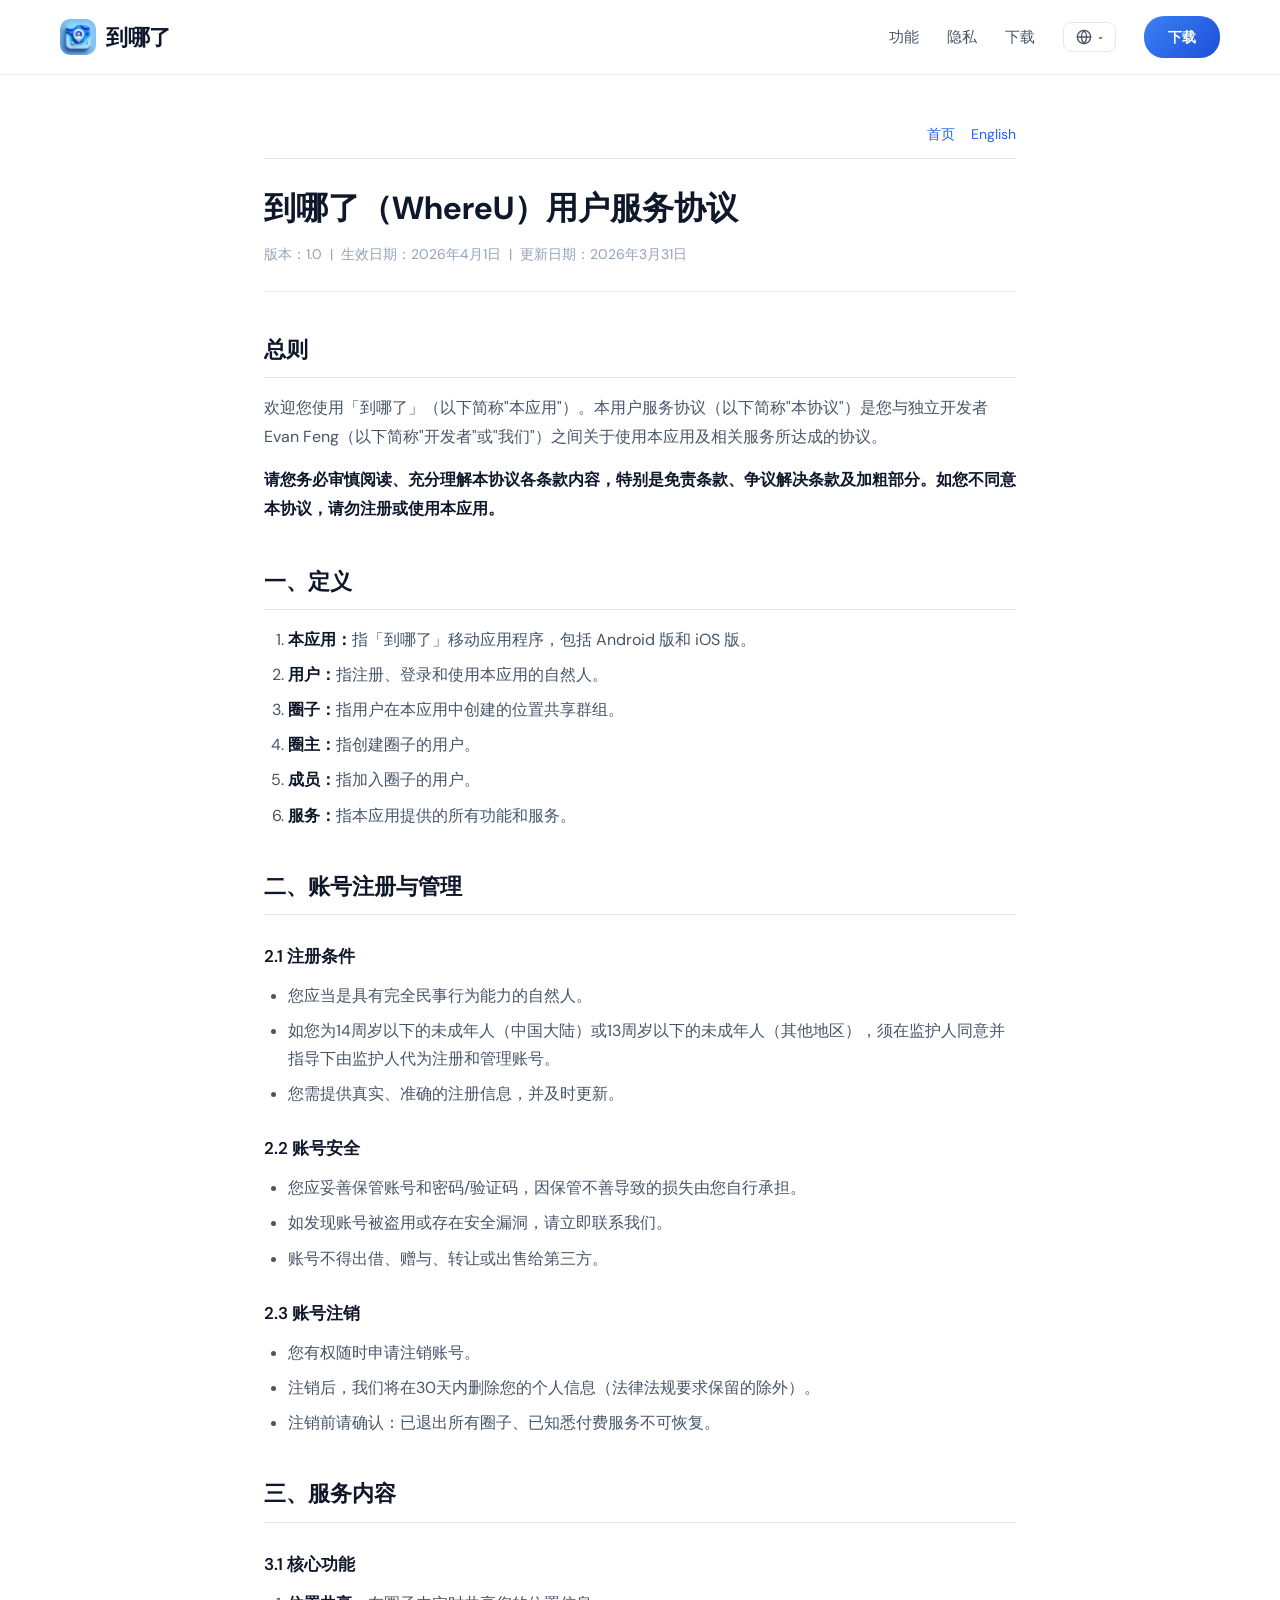
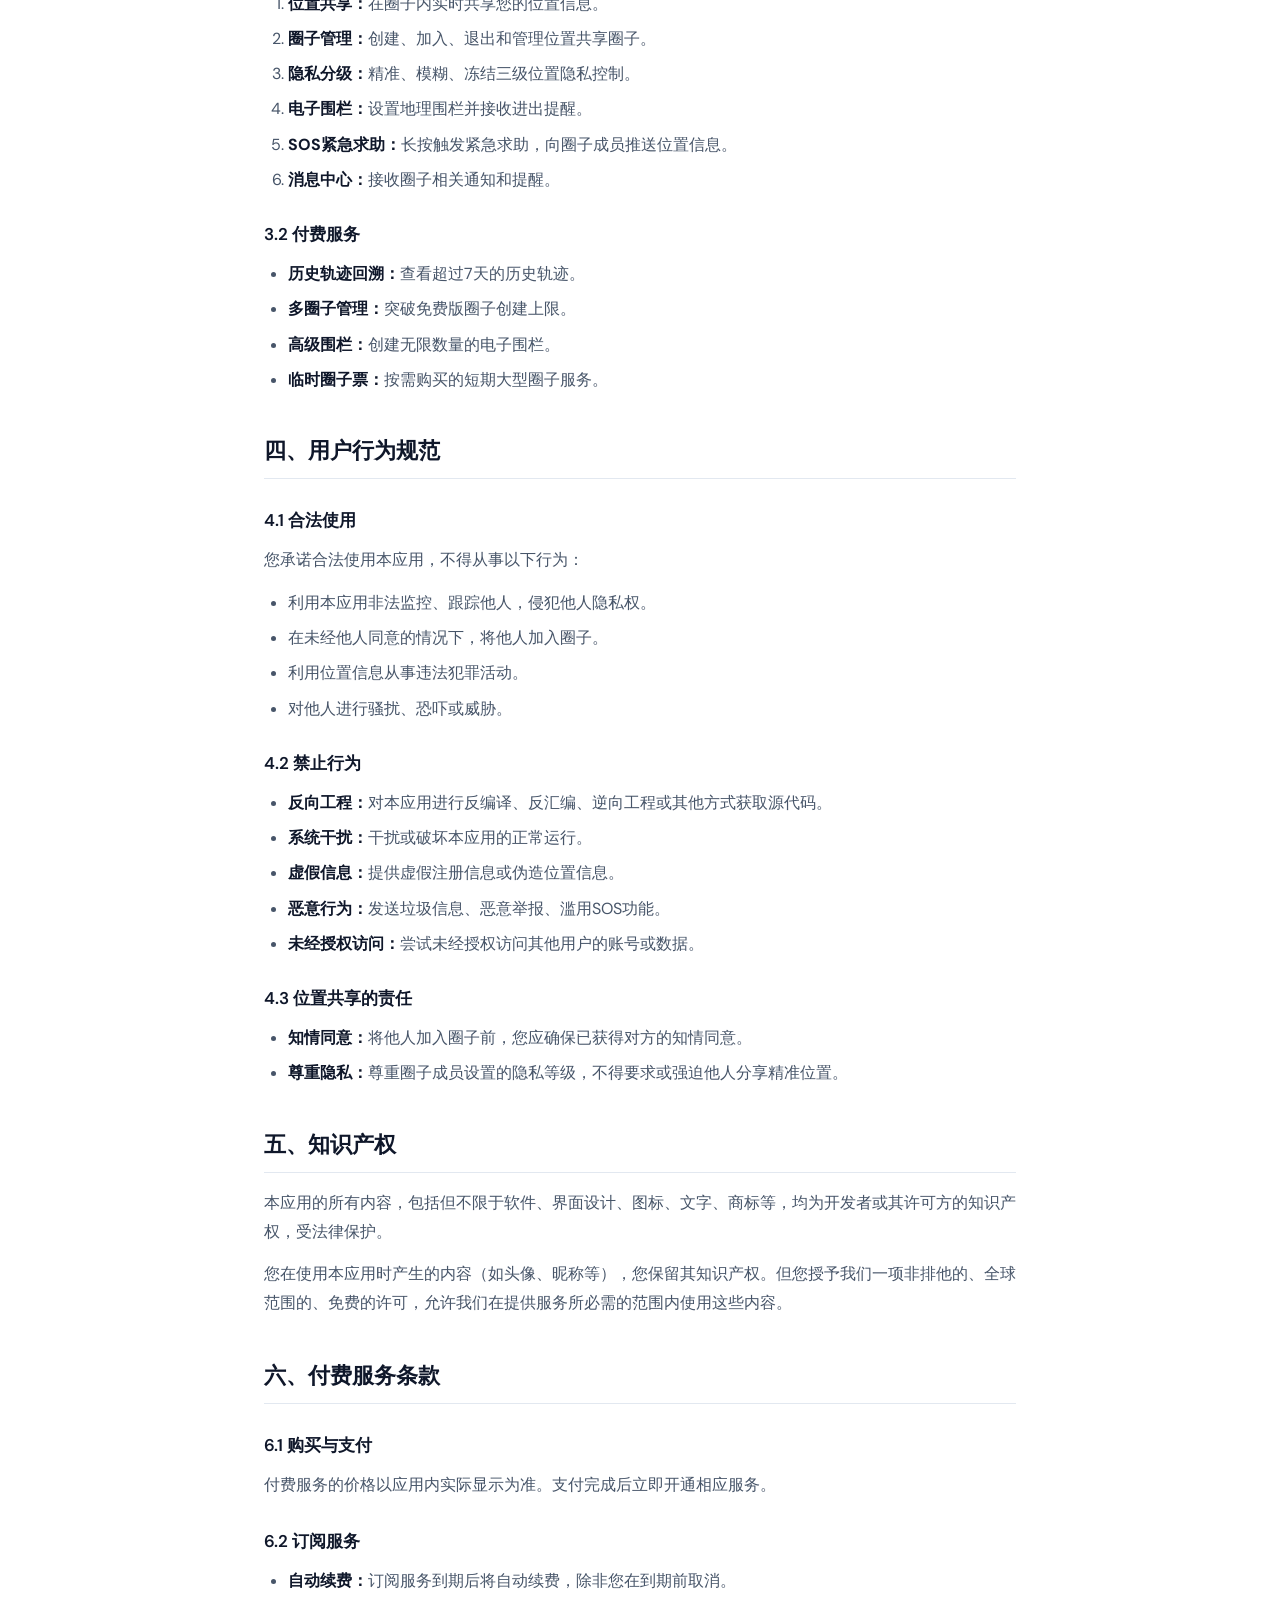
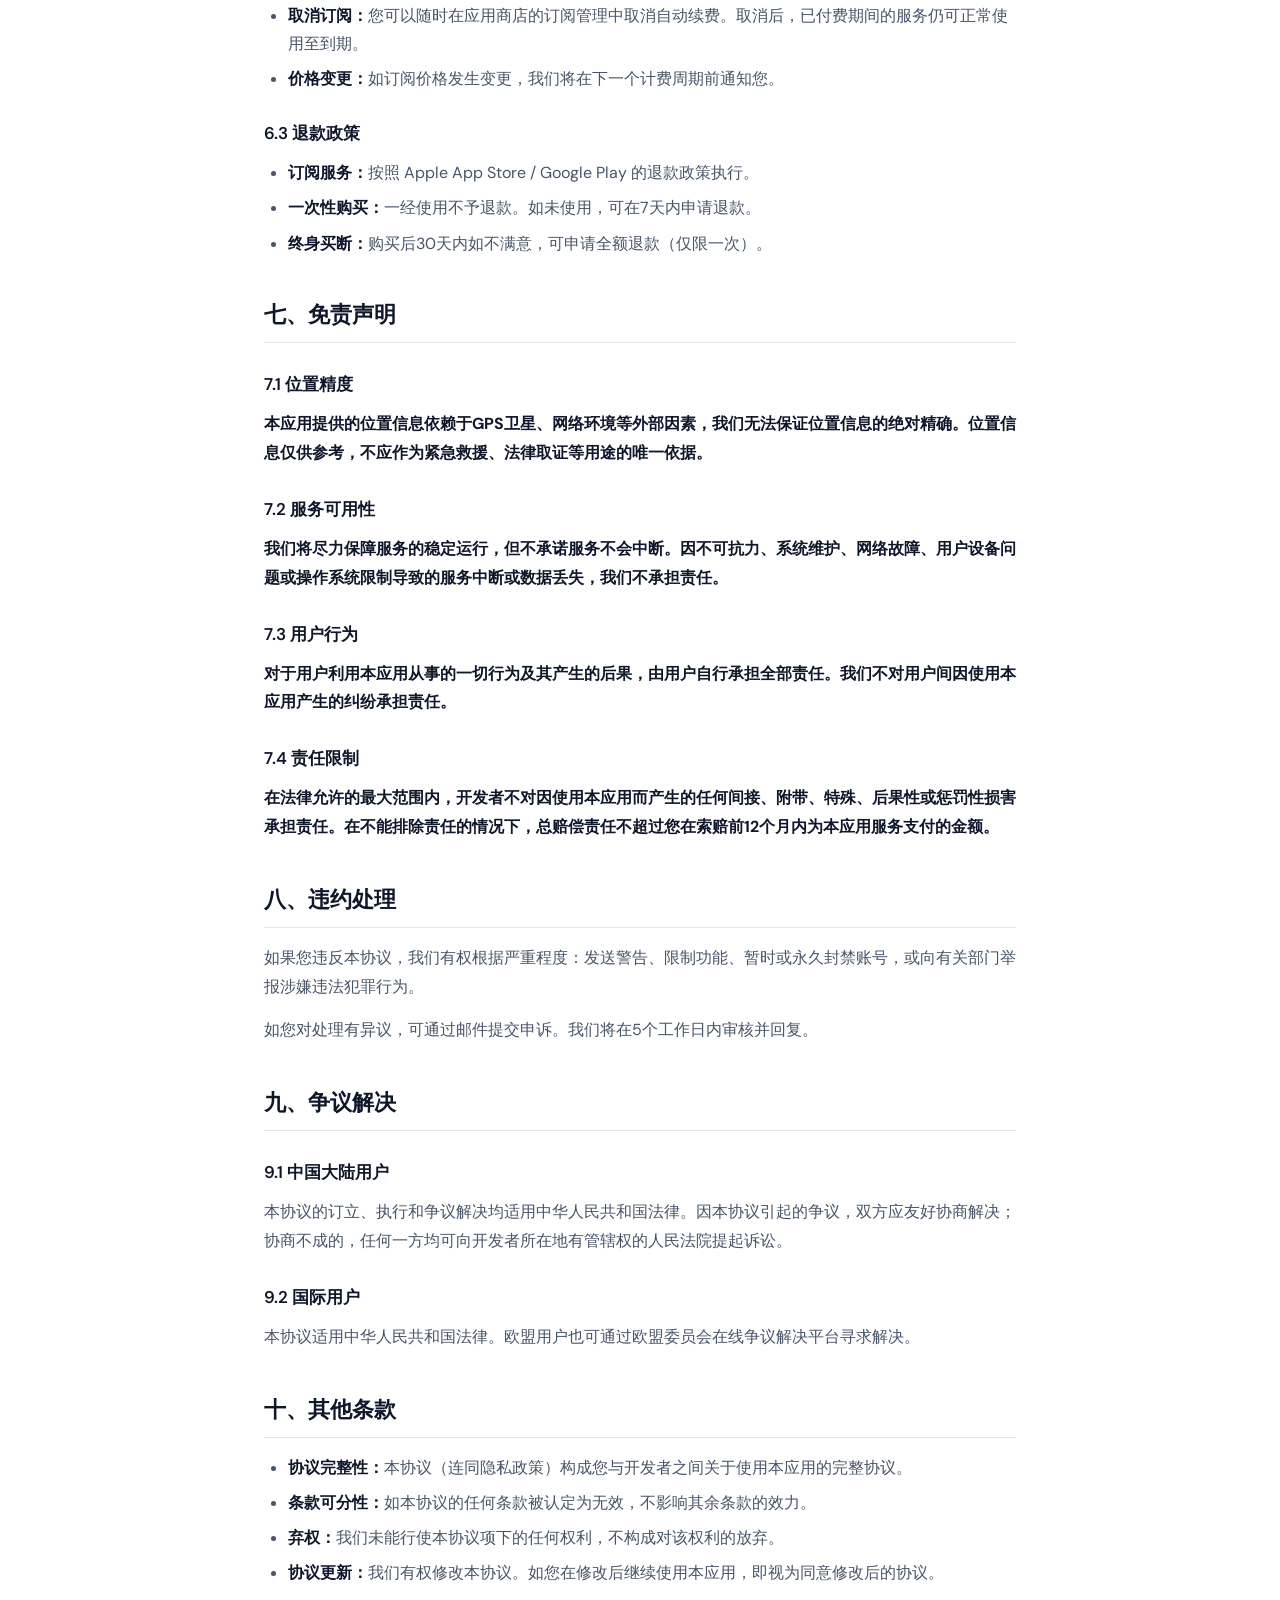
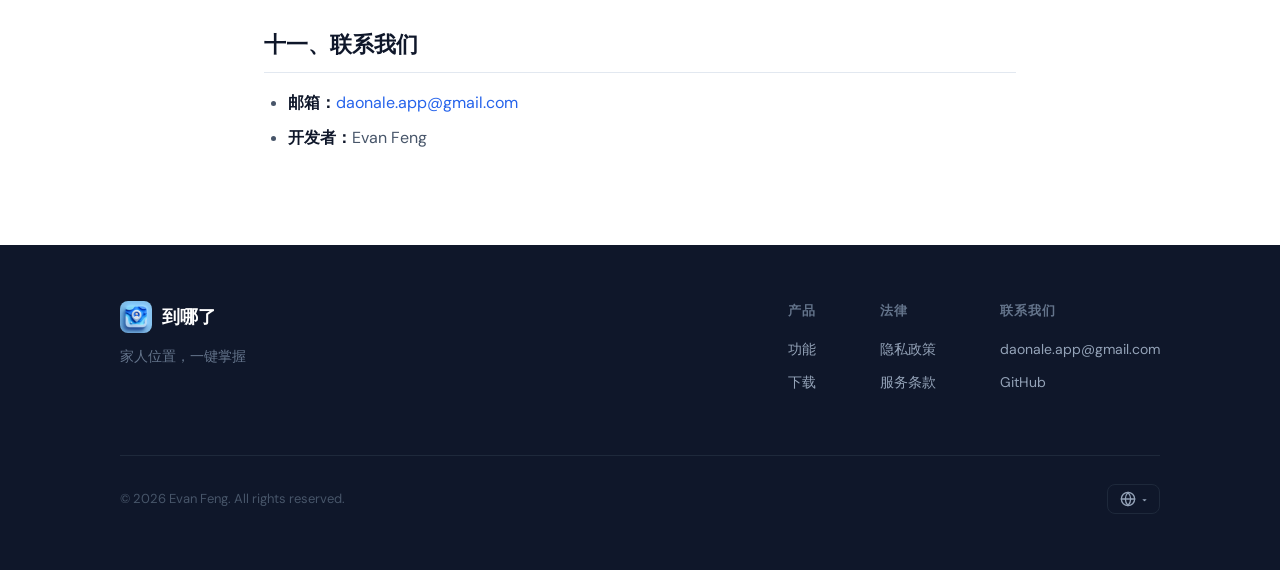
<file: terms-zh.html>
<!DOCTYPE html>
<html lang="zh-CN">
<head>
    <meta charset="UTF-8">
    <meta name="viewport" content="width=device-width, initial-scale=1.0">
    <title>用户服务协议 - 到哪了</title>
    <meta name="description" content="到哪了用户服务协议 — 使用本应用的条款和条件。">
    <link rel="icon" href="favicon-32.png" type="image/png">
    <link rel="preconnect" href="https://fonts.googleapis.com">
    <link rel="preconnect" href="https://fonts.gstatic.com" crossorigin>
    <link href="https://fonts.googleapis.com/css2?family=DM+Sans:ital,opsz,wght@0,9..40,400;0,9..40,500;0,9..40,600;0,9..40,700;1,9..40,400&display=swap" rel="stylesheet">
    <link rel="stylesheet" href="style.css">
</head>
<body>

<!-- Header -->
<header class="header">
    <a href="index-zh.html" class="logo">
        <div class="logo-icon"><img src="icon.png" alt="到哪了"></div>
        <span class="logo-text">到哪了</span>
    </a>
    <nav class="nav">
        <a href="index-zh.html#features">功能</a>
        <a href="privacy-zh.html">隐私</a>
        <a href="index-zh.html#download">下载</a>
        <div class="lang-dropdown">
            <button class="lang-dropdown-toggle"><svg xmlns="http://www.w3.org/2000/svg" viewBox="0 0 24 24" fill="none" stroke="currentColor" stroke-width="2" stroke-linecap="round" stroke-linejoin="round"><circle cx="12" cy="12" r="10"/><line x1="2" y1="12" x2="22" y2="12"/><path d="M12 2a15.3 15.3 0 0 1 4 10 15.3 15.3 0 0 1-4 10 15.3 15.3 0 0 1-4-10 15.3 15.3 0 0 1 4-10z"/></svg><span class="arrow">&#9662;</span></button>
            <div class="lang-dropdown-menu"><a href="terms.html">English</a><a href="terms-zh.html" class="active">中文</a></div>
        </div>
        <a href="index-zh.html#download" class="btn-download">下载</a>
    </nav>
</header>

<main class="legal-page">

    <div class="legal-lang"><a href="index-zh.html">首页</a><a href="terms.html">English</a></div>

    <h1>到哪了（WhereU）用户服务协议</h1>
    <p class="meta">版本：1.0 &nbsp;|&nbsp; 生效日期：2026年4月1日 &nbsp;|&nbsp; 更新日期：2026年3月31日</p>

    <h2>总则</h2>
    <p>欢迎您使用「到哪了」（以下简称"本应用"）。本用户服务协议（以下简称"本协议"）是您与独立开发者 Evan Feng（以下简称"开发者"或"我们"）之间关于使用本应用及相关服务所达成的协议。</p>
    <p><strong>请您务必审慎阅读、充分理解本协议各条款内容，特别是免责条款、争议解决条款及加粗部分。如您不同意本协议，请勿注册或使用本应用。</strong></p>

    <h2>一、定义</h2>
    <ol>
        <li><strong>本应用：</strong>指「到哪了」移动应用程序，包括 Android 版和 iOS 版。</li>
        <li><strong>用户：</strong>指注册、登录和使用本应用的自然人。</li>
        <li><strong>圈子：</strong>指用户在本应用中创建的位置共享群组。</li>
        <li><strong>圈主：</strong>指创建圈子的用户。</li>
        <li><strong>成员：</strong>指加入圈子的用户。</li>
        <li><strong>服务：</strong>指本应用提供的所有功能和服务。</li>
    </ol>

    <h2>二、账号注册与管理</h2>
    <h3>2.1 注册条件</h3>
    <ul>
        <li>您应当是具有完全民事行为能力的自然人。</li>
        <li>如您为14周岁以下的未成年人（中国大陆）或13周岁以下的未成年人（其他地区），须在监护人同意并指导下由监护人代为注册和管理账号。</li>
        <li>您需提供真实、准确的注册信息，并及时更新。</li>
    </ul>

    <h3>2.2 账号安全</h3>
    <ul>
        <li>您应妥善保管账号和密码/验证码，因保管不善导致的损失由您自行承担。</li>
        <li>如发现账号被盗用或存在安全漏洞，请立即联系我们。</li>
        <li>账号不得出借、赠与、转让或出售给第三方。</li>
    </ul>

    <h3>2.3 账号注销</h3>
    <ul>
        <li>您有权随时申请注销账号。</li>
        <li>注销后，我们将在30天内删除您的个人信息（法律法规要求保留的除外）。</li>
        <li>注销前请确认：已退出所有圈子、已知悉付费服务不可恢复。</li>
    </ul>

    <h2>三、服务内容</h2>
    <h3>3.1 核心功能</h3>
    <ol>
        <li><strong>位置共享：</strong>在圈子内实时共享您的位置信息。</li>
        <li><strong>圈子管理：</strong>创建、加入、退出和管理位置共享圈子。</li>
        <li><strong>隐私分级：</strong>精准、模糊、冻结三级位置隐私控制。</li>
        <li><strong>电子围栏：</strong>设置地理围栏并接收进出提醒。</li>
        <li><strong>SOS紧急求助：</strong>长按触发紧急求助，向圈子成员推送位置信息。</li>
        <li><strong>消息中心：</strong>接收圈子相关通知和提醒。</li>
    </ol>

    <h3>3.2 付费服务</h3>
    <ul>
        <li><strong>历史轨迹回溯：</strong>查看超过7天的历史轨迹。</li>
        <li><strong>多圈子管理：</strong>突破免费版圈子创建上限。</li>
        <li><strong>高级围栏：</strong>创建无限数量的电子围栏。</li>
        <li><strong>临时圈子票：</strong>按需购买的短期大型圈子服务。</li>
    </ul>

    <h2>四、用户行为规范</h2>
    <h3>4.1 合法使用</h3>
    <p>您承诺合法使用本应用，不得从事以下行为：</p>
    <ul>
        <li>利用本应用非法监控、跟踪他人，侵犯他人隐私权。</li>
        <li>在未经他人同意的情况下，将他人加入圈子。</li>
        <li>利用位置信息从事违法犯罪活动。</li>
        <li>对他人进行骚扰、恐吓或威胁。</li>
    </ul>

    <h3>4.2 禁止行为</h3>
    <ul>
        <li><strong>反向工程：</strong>对本应用进行反编译、反汇编、逆向工程或其他方式获取源代码。</li>
        <li><strong>系统干扰：</strong>干扰或破坏本应用的正常运行。</li>
        <li><strong>虚假信息：</strong>提供虚假注册信息或伪造位置信息。</li>
        <li><strong>恶意行为：</strong>发送垃圾信息、恶意举报、滥用SOS功能。</li>
        <li><strong>未经授权访问：</strong>尝试未经授权访问其他用户的账号或数据。</li>
    </ul>

    <h3>4.3 位置共享的责任</h3>
    <ul>
        <li><strong>知情同意：</strong>将他人加入圈子前，您应确保已获得对方的知情同意。</li>
        <li><strong>尊重隐私：</strong>尊重圈子成员设置的隐私等级，不得要求或强迫他人分享精准位置。</li>
    </ul>

    <h2>五、知识产权</h2>
    <p>本应用的所有内容，包括但不限于软件、界面设计、图标、文字、商标等，均为开发者或其许可方的知识产权，受法律保护。</p>
    <p>您在使用本应用时产生的内容（如头像、昵称等），您保留其知识产权。但您授予我们一项非排他的、全球范围的、免费的许可，允许我们在提供服务所必需的范围内使用这些内容。</p>

    <h2>六、付费服务条款</h2>
    <h3>6.1 购买与支付</h3>
    <p>付费服务的价格以应用内实际显示为准。支付完成后立即开通相应服务。</p>

    <h3>6.2 订阅服务</h3>
    <ul>
        <li><strong>自动续费：</strong>订阅服务到期后将自动续费，除非您在到期前取消。</li>
        <li><strong>取消订阅：</strong>您可以随时在应用商店的订阅管理中取消自动续费。取消后，已付费期间的服务仍可正常使用至到期。</li>
        <li><strong>价格变更：</strong>如订阅价格发生变更，我们将在下一个计费周期前通知您。</li>
    </ul>

    <h3>6.3 退款政策</h3>
    <ul>
        <li><strong>订阅服务：</strong>按照 Apple App Store / Google Play 的退款政策执行。</li>
        <li><strong>一次性购买：</strong>一经使用不予退款。如未使用，可在7天内申请退款。</li>
        <li><strong>终身买断：</strong>购买后30天内如不满意，可申请全额退款（仅限一次）。</li>
    </ul>

    <h2>七、免责声明</h2>

    <h3>7.1 位置精度</h3>
    <p><strong>本应用提供的位置信息依赖于GPS卫星、网络环境等外部因素，我们无法保证位置信息的绝对精确。位置信息仅供参考，不应作为紧急救援、法律取证等用途的唯一依据。</strong></p>

    <h3>7.2 服务可用性</h3>
    <p><strong>我们将尽力保障服务的稳定运行，但不承诺服务不会中断。因不可抗力、系统维护、网络故障、用户设备问题或操作系统限制导致的服务中断或数据丢失，我们不承担责任。</strong></p>

    <h3>7.3 用户行为</h3>
    <p><strong>对于用户利用本应用从事的一切行为及其产生的后果，由用户自行承担全部责任。我们不对用户间因使用本应用产生的纠纷承担责任。</strong></p>

    <h3>7.4 责任限制</h3>
    <p><strong>在法律允许的最大范围内，开发者不对因使用本应用而产生的任何间接、附带、特殊、后果性或惩罚性损害承担责任。在不能排除责任的情况下，总赔偿责任不超过您在索赔前12个月内为本应用服务支付的金额。</strong></p>

    <h2>八、违约处理</h2>
    <p>如果您违反本协议，我们有权根据严重程度：发送警告、限制功能、暂时或永久封禁账号，或向有关部门举报涉嫌违法犯罪行为。</p>
    <p>如您对处理有异议，可通过邮件提交申诉。我们将在5个工作日内审核并回复。</p>

    <h2>九、争议解决</h2>
    <h3>9.1 中国大陆用户</h3>
    <p>本协议的订立、执行和争议解决均适用中华人民共和国法律。因本协议引起的争议，双方应友好协商解决；协商不成的，任何一方均可向开发者所在地有管辖权的人民法院提起诉讼。</p>

    <h3>9.2 国际用户</h3>
    <p>本协议适用中华人民共和国法律。欧盟用户也可通过欧盟委员会在线争议解决平台寻求解决。</p>

    <h2>十、其他条款</h2>
    <ul>
        <li><strong>协议完整性：</strong>本协议（连同隐私政策）构成您与开发者之间关于使用本应用的完整协议。</li>
        <li><strong>条款可分性：</strong>如本协议的任何条款被认定为无效，不影响其余条款的效力。</li>
        <li><strong>弃权：</strong>我们未能行使本协议项下的任何权利，不构成对该权利的放弃。</li>
        <li><strong>协议更新：</strong>我们有权修改本协议。如您在修改后继续使用本应用，即视为同意修改后的协议。</li>
    </ul>

    <h2>十一、联系我们</h2>
    <ul>
        <li><strong>邮箱：</strong><a href="mailto:daonale.app@gmail.com">daonale.app@gmail.com</a></li>
        <li><strong>开发者：</strong>Evan Feng</li>
    </ul>

</main>

<!-- Footer -->
<footer class="footer">
    <div class="footer-top">
        <div class="footer-brand">
            <div class="footer-logo"><div class="footer-logo-icon"><img src="icon.png" alt="到哪了"></div><span>到哪了</span></div>
            <div class="footer-tagline">家人位置，一键掌握</div>
        </div>
        <div class="footer-links">
            <div class="footer-col"><h4>产品</h4><a href="index-zh.html#features">功能</a><a href="index-zh.html#download">下载</a></div>
            <div class="footer-col"><h4>法律</h4><a href="privacy-zh.html">隐私政策</a><a href="terms-zh.html">服务条款</a></div>
            <div class="footer-col"><h4>联系我们</h4><a href="mailto:daonale.app@gmail.com">daonale.app@gmail.com</a><a href="https://github.com/fenghc66">GitHub</a></div>
        </div>
    </div>
    <div class="footer-divider"></div>
    <div class="footer-bottom">
        <p>&copy; 2026 Evan Feng. All rights reserved.</p>
        <div class="lang-dropdown"><button class="lang-dropdown-toggle"><svg xmlns="http://www.w3.org/2000/svg" viewBox="0 0 24 24" fill="none" stroke="currentColor" stroke-width="2" stroke-linecap="round" stroke-linejoin="round"><circle cx="12" cy="12" r="10"/><line x1="2" y1="12" x2="22" y2="12"/><path d="M12 2a15.3 15.3 0 0 1 4 10 15.3 15.3 0 0 1-4 10 15.3 15.3 0 0 1-4-10 15.3 15.3 0 0 1 4-10z"/></svg><span class="arrow">&#9662;</span></button><div class="lang-dropdown-menu"><a href="index.html">English</a><a href="index-zh.html" class="active">中文</a></div></div>
    </div>
</footer>
</body>
</html>
</file>
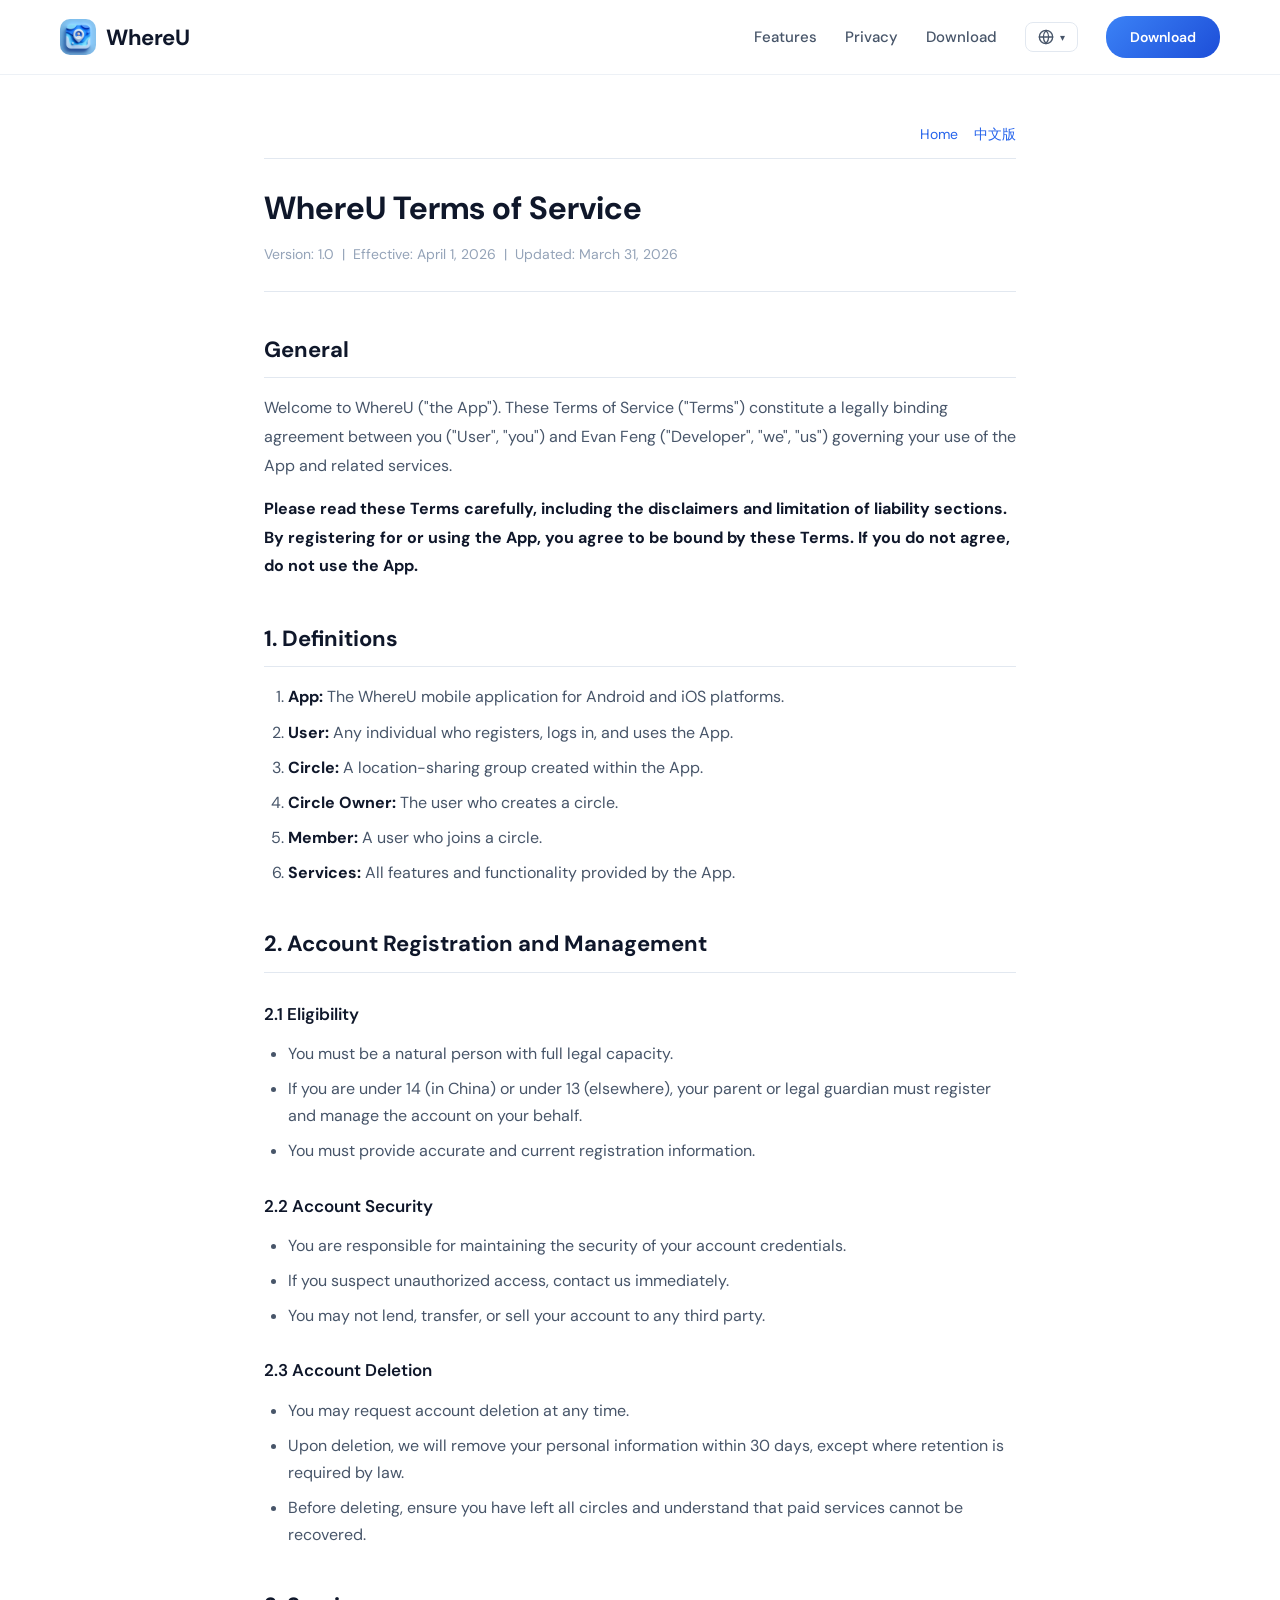
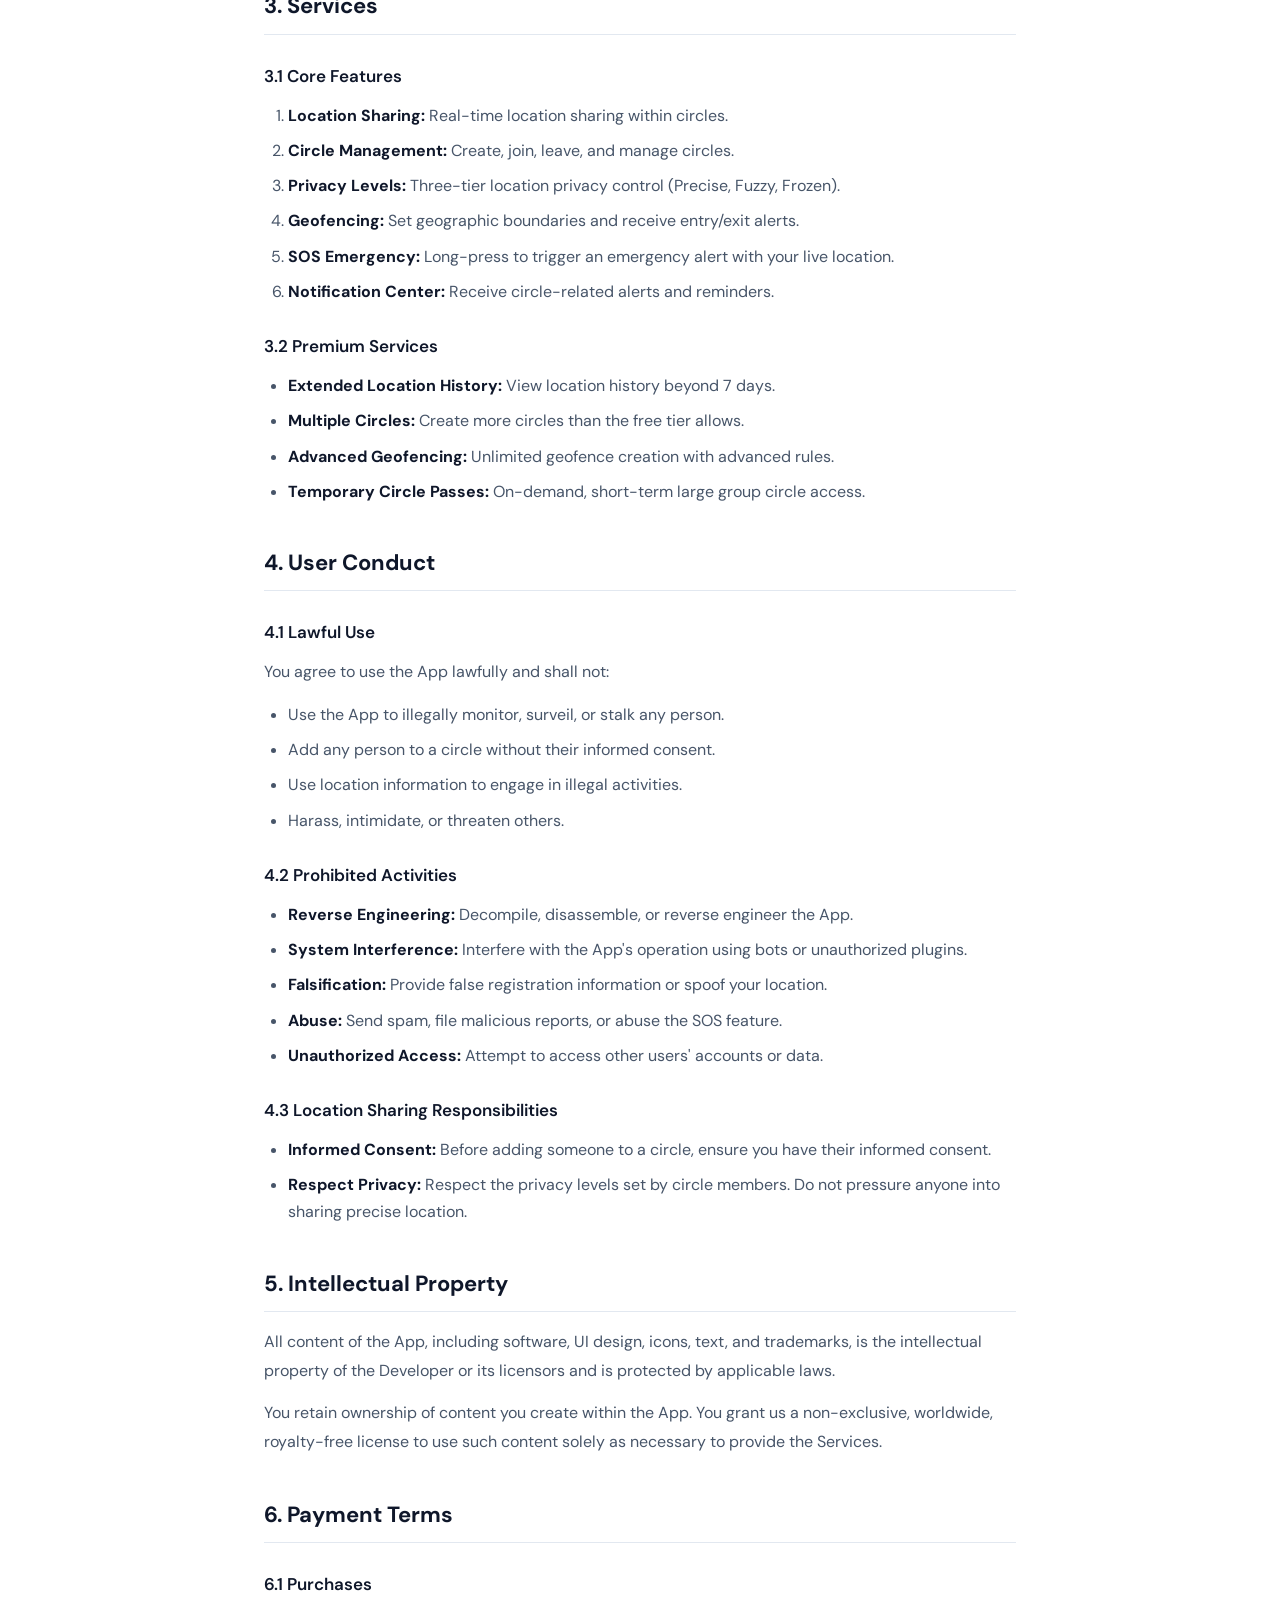
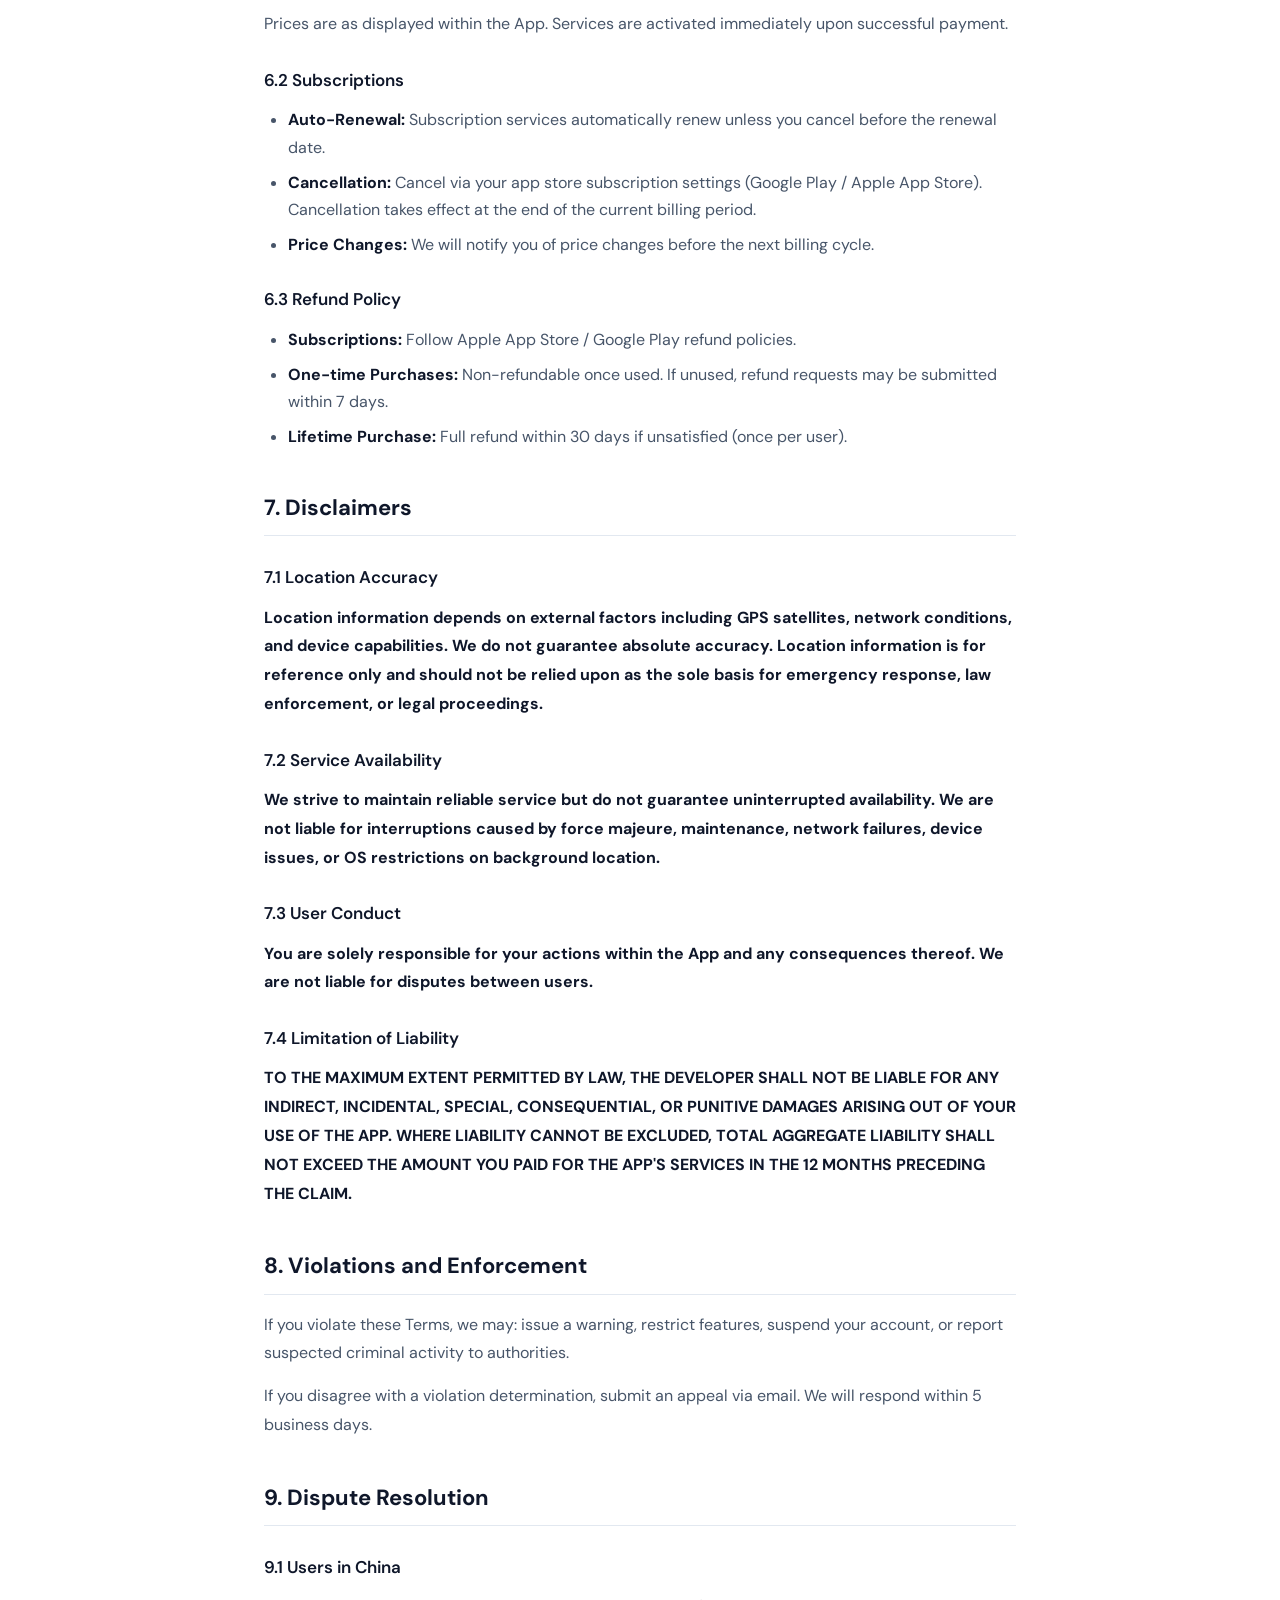
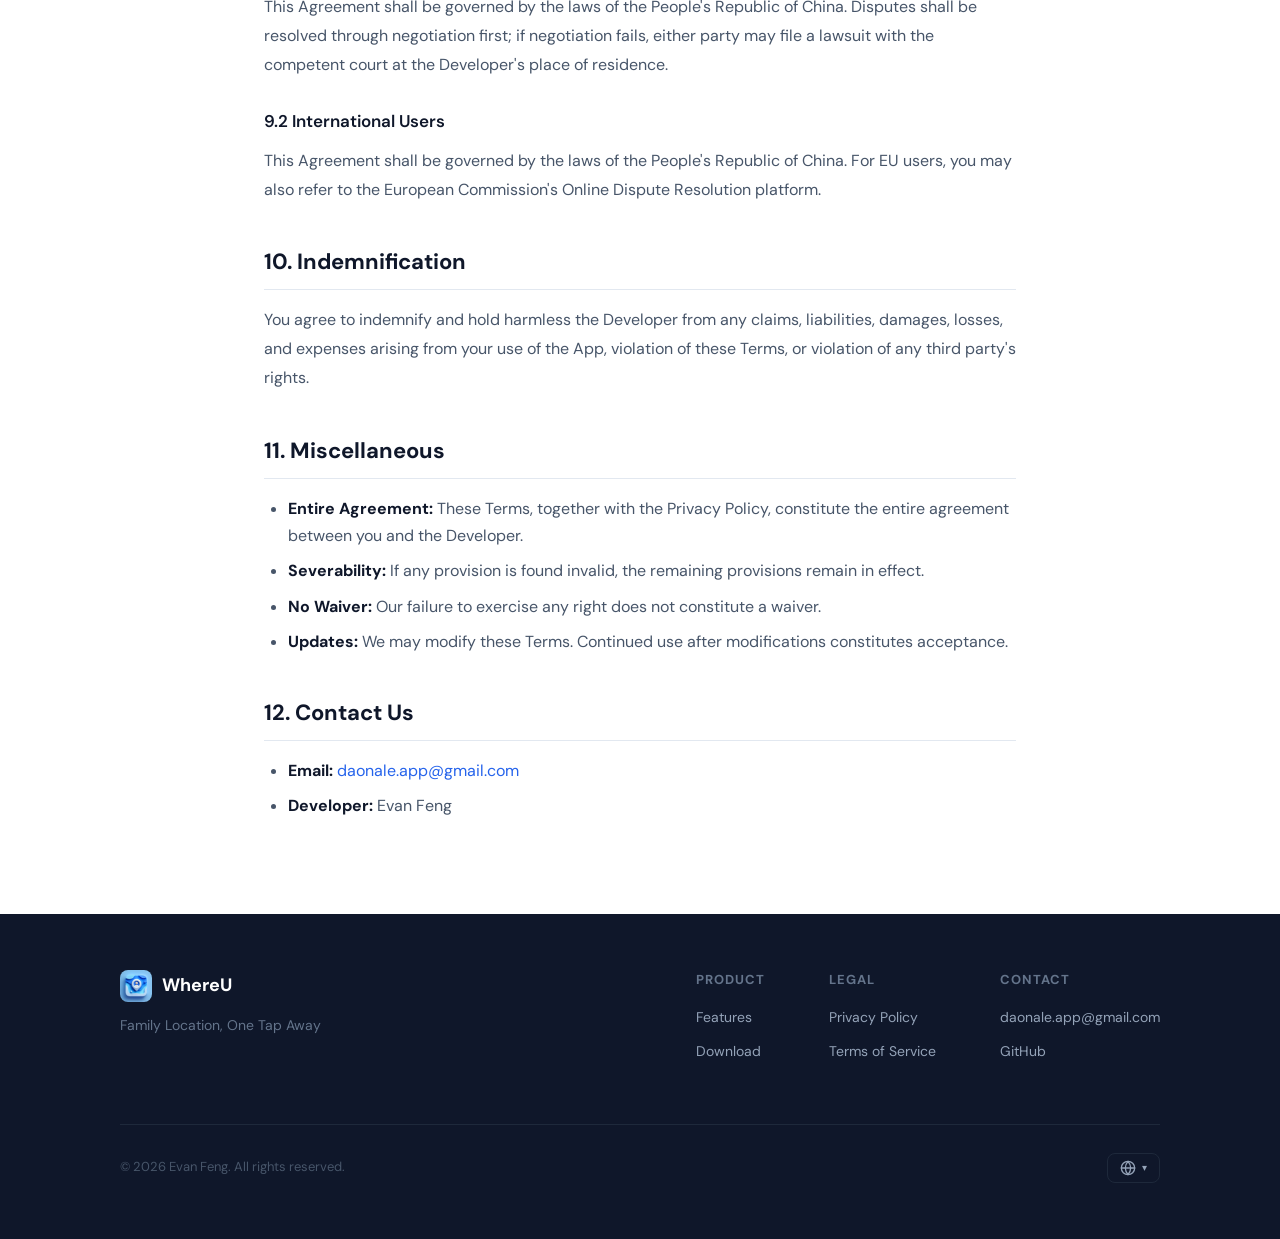
<file: terms.html>
<!DOCTYPE html>
<html lang="en">
<head>
    <meta charset="UTF-8">
    <meta name="viewport" content="width=device-width, initial-scale=1.0">
    <title>Terms of Service - WhereU</title>
    <link rel="icon" href="favicon-32.png" type="image/png">
    <link rel="preconnect" href="https://fonts.googleapis.com">
    <link rel="preconnect" href="https://fonts.gstatic.com" crossorigin>
    <link href="https://fonts.googleapis.com/css2?family=DM+Sans:ital,opsz,wght@0,9..40,400;0,9..40,500;0,9..40,600;0,9..40,700;1,9..40,400&display=swap" rel="stylesheet">
    <link rel="stylesheet" href="style.css">
</head>
<body>

<header class="header">
    <a href="index.html" class="logo">
        <div class="logo-icon"><img src="icon.png" alt="WhereU"></div>
        <span class="logo-text">WhereU</span>
    </a>
    <nav class="nav">
        <a href="index.html#features">Features</a>
        <a href="privacy.html">Privacy</a>
        <a href="index.html#download">Download</a>
        <div class="lang-dropdown">
            <button class="lang-dropdown-toggle"><svg xmlns="http://www.w3.org/2000/svg" viewBox="0 0 24 24" fill="none" stroke="currentColor" stroke-width="2" stroke-linecap="round" stroke-linejoin="round"><circle cx="12" cy="12" r="10"/><line x1="2" y1="12" x2="22" y2="12"/><path d="M12 2a15.3 15.3 0 0 1 4 10 15.3 15.3 0 0 1-4 10 15.3 15.3 0 0 1-4-10 15.3 15.3 0 0 1 4-10z"/></svg><span class="arrow">&#9662;</span></button>
            <div class="lang-dropdown-menu"><a href="terms.html" class="active">English</a><a href="terms-zh.html">中文</a></div>
        </div>
        <a href="index.html#download" class="btn-download">Download</a>
    </nav>
</header>

<main class="legal-page">
    <div class="legal-lang"><a href="index.html">Home</a><a href="terms-zh.html">中文版</a></div>

    <h1>WhereU Terms of Service</h1>
    <p class="meta">Version: 1.0 &nbsp;|&nbsp; Effective: April 1, 2026 &nbsp;|&nbsp; Updated: March 31, 2026</p>

    <h2>General</h2>
    <p>Welcome to WhereU ("the App"). These Terms of Service ("Terms") constitute a legally binding agreement between you ("User", "you") and Evan Feng ("Developer", "we", "us") governing your use of the App and related services.</p>
    <p><strong>Please read these Terms carefully, including the disclaimers and limitation of liability sections. By registering for or using the App, you agree to be bound by these Terms. If you do not agree, do not use the App.</strong></p>

    <h2>1. Definitions</h2>
    <ol>
        <li><strong>App:</strong> The WhereU mobile application for Android and iOS platforms.</li>
        <li><strong>User:</strong> Any individual who registers, logs in, and uses the App.</li>
        <li><strong>Circle:</strong> A location-sharing group created within the App.</li>
        <li><strong>Circle Owner:</strong> The user who creates a circle.</li>
        <li><strong>Member:</strong> A user who joins a circle.</li>
        <li><strong>Services:</strong> All features and functionality provided by the App.</li>
    </ol>

    <h2>2. Account Registration and Management</h2>
    <h3>2.1 Eligibility</h3>
    <ul>
        <li>You must be a natural person with full legal capacity.</li>
        <li>If you are under 14 (in China) or under 13 (elsewhere), your parent or legal guardian must register and manage the account on your behalf.</li>
        <li>You must provide accurate and current registration information.</li>
    </ul>

    <h3>2.2 Account Security</h3>
    <ul>
        <li>You are responsible for maintaining the security of your account credentials.</li>
        <li>If you suspect unauthorized access, contact us immediately.</li>
        <li>You may not lend, transfer, or sell your account to any third party.</li>
    </ul>

    <h3>2.3 Account Deletion</h3>
    <ul>
        <li>You may request account deletion at any time.</li>
        <li>Upon deletion, we will remove your personal information within 30 days, except where retention is required by law.</li>
        <li>Before deleting, ensure you have left all circles and understand that paid services cannot be recovered.</li>
    </ul>

    <h2>3. Services</h2>
    <h3>3.1 Core Features</h3>
    <ol>
        <li><strong>Location Sharing:</strong> Real-time location sharing within circles.</li>
        <li><strong>Circle Management:</strong> Create, join, leave, and manage circles.</li>
        <li><strong>Privacy Levels:</strong> Three-tier location privacy control (Precise, Fuzzy, Frozen).</li>
        <li><strong>Geofencing:</strong> Set geographic boundaries and receive entry/exit alerts.</li>
        <li><strong>SOS Emergency:</strong> Long-press to trigger an emergency alert with your live location.</li>
        <li><strong>Notification Center:</strong> Receive circle-related alerts and reminders.</li>
    </ol>

    <h3>3.2 Premium Services</h3>
    <ul>
        <li><strong>Extended Location History:</strong> View location history beyond 7 days.</li>
        <li><strong>Multiple Circles:</strong> Create more circles than the free tier allows.</li>
        <li><strong>Advanced Geofencing:</strong> Unlimited geofence creation with advanced rules.</li>
        <li><strong>Temporary Circle Passes:</strong> On-demand, short-term large group circle access.</li>
    </ul>

    <h2>4. User Conduct</h2>
    <h3>4.1 Lawful Use</h3>
    <p>You agree to use the App lawfully and shall not:</p>
    <ul>
        <li>Use the App to illegally monitor, surveil, or stalk any person.</li>
        <li>Add any person to a circle without their informed consent.</li>
        <li>Use location information to engage in illegal activities.</li>
        <li>Harass, intimidate, or threaten others.</li>
    </ul>

    <h3>4.2 Prohibited Activities</h3>
    <ul>
        <li><strong>Reverse Engineering:</strong> Decompile, disassemble, or reverse engineer the App.</li>
        <li><strong>System Interference:</strong> Interfere with the App's operation using bots or unauthorized plugins.</li>
        <li><strong>Falsification:</strong> Provide false registration information or spoof your location.</li>
        <li><strong>Abuse:</strong> Send spam, file malicious reports, or abuse the SOS feature.</li>
        <li><strong>Unauthorized Access:</strong> Attempt to access other users' accounts or data.</li>
    </ul>

    <h3>4.3 Location Sharing Responsibilities</h3>
    <ul>
        <li><strong>Informed Consent:</strong> Before adding someone to a circle, ensure you have their informed consent.</li>
        <li><strong>Respect Privacy:</strong> Respect the privacy levels set by circle members. Do not pressure anyone into sharing precise location.</li>
    </ul>

    <h2>5. Intellectual Property</h2>
    <p>All content of the App, including software, UI design, icons, text, and trademarks, is the intellectual property of the Developer or its licensors and is protected by applicable laws.</p>
    <p>You retain ownership of content you create within the App. You grant us a non-exclusive, worldwide, royalty-free license to use such content solely as necessary to provide the Services.</p>

    <h2>6. Payment Terms</h2>
    <h3>6.1 Purchases</h3>
    <p>Prices are as displayed within the App. Services are activated immediately upon successful payment.</p>

    <h3>6.2 Subscriptions</h3>
    <ul>
        <li><strong>Auto-Renewal:</strong> Subscription services automatically renew unless you cancel before the renewal date.</li>
        <li><strong>Cancellation:</strong> Cancel via your app store subscription settings (Google Play / Apple App Store). Cancellation takes effect at the end of the current billing period.</li>
        <li><strong>Price Changes:</strong> We will notify you of price changes before the next billing cycle.</li>
    </ul>

    <h3>6.3 Refund Policy</h3>
    <ul>
        <li><strong>Subscriptions:</strong> Follow Apple App Store / Google Play refund policies.</li>
        <li><strong>One-time Purchases:</strong> Non-refundable once used. If unused, refund requests may be submitted within 7 days.</li>
        <li><strong>Lifetime Purchase:</strong> Full refund within 30 days if unsatisfied (once per user).</li>
    </ul>

    <h2>7. Disclaimers</h2>

    <h3>7.1 Location Accuracy</h3>
    <p><strong>Location information depends on external factors including GPS satellites, network conditions, and device capabilities. We do not guarantee absolute accuracy. Location information is for reference only and should not be relied upon as the sole basis for emergency response, law enforcement, or legal proceedings.</strong></p>

    <h3>7.2 Service Availability</h3>
    <p><strong>We strive to maintain reliable service but do not guarantee uninterrupted availability. We are not liable for interruptions caused by force majeure, maintenance, network failures, device issues, or OS restrictions on background location.</strong></p>

    <h3>7.3 User Conduct</h3>
    <p><strong>You are solely responsible for your actions within the App and any consequences thereof. We are not liable for disputes between users.</strong></p>

    <h3>7.4 Limitation of Liability</h3>
    <p><strong>TO THE MAXIMUM EXTENT PERMITTED BY LAW, THE DEVELOPER SHALL NOT BE LIABLE FOR ANY INDIRECT, INCIDENTAL, SPECIAL, CONSEQUENTIAL, OR PUNITIVE DAMAGES ARISING OUT OF YOUR USE OF THE APP. WHERE LIABILITY CANNOT BE EXCLUDED, TOTAL AGGREGATE LIABILITY SHALL NOT EXCEED THE AMOUNT YOU PAID FOR THE APP'S SERVICES IN THE 12 MONTHS PRECEDING THE CLAIM.</strong></p>

    <h2>8. Violations and Enforcement</h2>
    <p>If you violate these Terms, we may: issue a warning, restrict features, suspend your account, or report suspected criminal activity to authorities.</p>
    <p>If you disagree with a violation determination, submit an appeal via email. We will respond within 5 business days.</p>

    <h2>9. Dispute Resolution</h2>
    <h3>9.1 Users in China</h3>
    <p>This Agreement shall be governed by the laws of the People's Republic of China. Disputes shall be resolved through negotiation first; if negotiation fails, either party may file a lawsuit with the competent court at the Developer's place of residence.</p>

    <h3>9.2 International Users</h3>
    <p>This Agreement shall be governed by the laws of the People's Republic of China. For EU users, you may also refer to the European Commission's Online Dispute Resolution platform.</p>

    <h2>10. Indemnification</h2>
    <p>You agree to indemnify and hold harmless the Developer from any claims, liabilities, damages, losses, and expenses arising from your use of the App, violation of these Terms, or violation of any third party's rights.</p>

    <h2>11. Miscellaneous</h2>
    <ul>
        <li><strong>Entire Agreement:</strong> These Terms, together with the Privacy Policy, constitute the entire agreement between you and the Developer.</li>
        <li><strong>Severability:</strong> If any provision is found invalid, the remaining provisions remain in effect.</li>
        <li><strong>No Waiver:</strong> Our failure to exercise any right does not constitute a waiver.</li>
        <li><strong>Updates:</strong> We may modify these Terms. Continued use after modifications constitutes acceptance.</li>
    </ul>

    <h2>12. Contact Us</h2>
    <ul>
        <li><strong>Email:</strong> <a href="mailto:daonale.app@gmail.com">daonale.app@gmail.com</a></li>
        <li><strong>Developer:</strong> Evan Feng</li>
    </ul>
</main>

<footer class="footer">
    <div class="footer-top">
        <div class="footer-brand">
            <div class="footer-logo"><div class="footer-logo-icon"><img src="icon.png" alt="WhereU"></div><span>WhereU</span></div>
            <div class="footer-tagline">Family Location, One Tap Away</div>
        </div>
        <div class="footer-links">
            <div class="footer-col"><h4>Product</h4><a href="index.html#features">Features</a><a href="index.html#download">Download</a></div>
            <div class="footer-col"><h4>Legal</h4><a href="privacy.html">Privacy Policy</a><a href="terms.html">Terms of Service</a></div>
            <div class="footer-col"><h4>Contact</h4><a href="mailto:daonale.app@gmail.com">daonale.app@gmail.com</a><a href="https://github.com/fenghc66">GitHub</a></div>
        </div>
    </div>
    <div class="footer-divider"></div>
    <div class="footer-bottom">
        <p>&copy; 2026 Evan Feng. All rights reserved.</p>
        <div class="lang-dropdown"><button class="lang-dropdown-toggle"><svg xmlns="http://www.w3.org/2000/svg" viewBox="0 0 24 24" fill="none" stroke="currentColor" stroke-width="2" stroke-linecap="round" stroke-linejoin="round"><circle cx="12" cy="12" r="10"/><line x1="2" y1="12" x2="22" y2="12"/><path d="M12 2a15.3 15.3 0 0 1 4 10 15.3 15.3 0 0 1-4 10 15.3 15.3 0 0 1-4-10 15.3 15.3 0 0 1 4-10z"/></svg><span class="arrow">&#9662;</span></button><div class="lang-dropdown-menu"><a href="index.html" class="active">English</a><a href="index-zh.html">中文</a></div></div>
    </div>
</footer>

</body>
</html>
</file>
<file: style.css>
/* ── WhereU Global Theme — Blue (matches app icon) ── */
:root {
    --blue-50: #EFF6FF;
    --blue-100: #DBEAFE;
    --blue-200: #BFDBFE;
    --blue-300: #93C5FD;
    --blue-400: #60A5FA;
    --blue-500: #3B82F6;
    --blue-600: #2563EB;
    --blue-700: #1D4ED8;
    --blue-800: #1E40AF;
    --blue-900: #1E3A5F;
    --sky-100: #E0F2FE;
    --sky-200: #BAE6FD;
    --sky-400: #38BDF8;
    --text-primary: #0F172A;
    --text-secondary: #475569;
    --text-muted: #94A3B8;
    --bg-page: #FFFFFF;
    --bg-soft: #F8FAFF;
    --border-light: #E2E8F0;
    --green: #22C55E;
    --red: #EF4444;
    --amber: #F59E0B;
}

* { margin: 0; padding: 0; box-sizing: border-box; }
body { font-family: 'DM Sans', -apple-system, BlinkMacSystemFont, 'Segoe UI', sans-serif; color: var(--text-primary); line-height: 1.6; -webkit-font-smoothing: antialiased; }
a { text-decoration: none; color: inherit; }

/* ── Shared Header ── */
.header { display: flex; justify-content: space-between; align-items: center; padding: 16px 60px; position: sticky; top: 0; z-index: 100; backdrop-filter: blur(16px); background: rgba(255,255,255,0.88); border-bottom: 1px solid rgba(226,232,240,0.6); }
.logo { display: flex; align-items: center; gap: 10px; }
.logo-icon { width: 36px; height: 36px; border-radius: 10px; overflow: hidden; }
.logo-icon img { width: 100%; height: 100%; object-fit: cover; }
.logo-text { font-size: 22px; font-weight: 700; color: var(--text-primary); letter-spacing: -0.5px; }
.nav { display: flex; align-items: center; gap: 28px; }
.nav a { font-size: 15px; font-weight: 500; color: var(--text-secondary); transition: color 0.2s; }
.nav a:hover { color: var(--blue-600); }
.nav .btn-download { padding: 10px 24px; border-radius: 20px; background: linear-gradient(135deg, var(--blue-500), var(--blue-700)); color: #fff; font-weight: 600; font-size: 14px; transition: transform 0.2s, box-shadow 0.2s; }
.nav .btn-download:hover { transform: translateY(-1px); box-shadow: 0 4px 16px rgba(59,130,246,0.4); }

/* ── Shared Footer ── */
.footer { padding: 56px 120px; background: var(--text-primary); color: #94A3B8; }
.footer-top { display: flex; justify-content: space-between; margin-bottom: 48px; }
.footer-brand { display: flex; flex-direction: column; gap: 12px; }
.footer-logo { display: flex; align-items: center; gap: 10px; }
.footer-logo-icon { width: 32px; height: 32px; border-radius: 8px; overflow: hidden; }
.footer-logo-icon img { width: 100%; height: 100%; object-fit: cover; }
.footer-logo span { font-size: 18px; font-weight: 700; color: #fff; }
.footer-tagline { font-size: 14px; color: #64748B; }
.footer-links { display: flex; gap: 64px; }
.footer-col h4 { font-size: 13px; font-weight: 700; color: #64748B; letter-spacing: 1px; margin-bottom: 18px; text-transform: uppercase; }
.footer-col a { display: block; font-size: 14px; color: #94A3B8; margin-bottom: 14px; line-height: 1.4; transition: color 0.2s; }
.footer-col a:hover { color: var(--blue-400); }
.footer-divider { height: 1px; background: #1E293B; margin-bottom: 28px; }
.footer-bottom { display: flex; justify-content: space-between; align-items: center; }
.footer-bottom p { font-size: 13px; color: #475569; }
/* ── Language Dropdown (shared header + footer) ── */
.lang-dropdown { position: relative; }
.lang-dropdown-toggle { display: flex; align-items: center; gap: 4px; cursor: pointer; font-size: 14px; font-weight: 500; color: var(--text-secondary); padding: 6px 12px; border-radius: 8px; border: 1px solid var(--border-light); background: transparent; transition: border-color 0.2s, color 0.2s; }
.lang-dropdown-toggle:hover { border-color: var(--blue-400); color: var(--blue-600); }
.lang-dropdown-toggle svg { width: 16px; height: 16px; }
.lang-dropdown-toggle .arrow { font-size: 10px; margin-left: 2px; }
.lang-dropdown-menu { display: none; position: absolute; right: 0; top: calc(100% + 6px); background: #fff; border: 1px solid var(--border-light); border-radius: 10px; box-shadow: 0 8px 24px rgba(0,0,0,0.1); min-width: 140px; z-index: 200; overflow: hidden; }
.lang-dropdown:hover .lang-dropdown-menu { display: block; }
.lang-dropdown-menu a { display: block; padding: 10px 16px; font-size: 14px; font-weight: 500; color: var(--text-secondary); transition: background 0.15s, color 0.15s; }
.lang-dropdown-menu a:hover { background: var(--blue-50); color: var(--blue-600); }
.lang-dropdown-menu a.active { color: var(--blue-600); font-weight: 600; }
/* Footer variant */
.footer .lang-dropdown-toggle { color: #94A3B8; border-color: #1E293B; }
.footer .lang-dropdown-toggle:hover { border-color: var(--blue-400); color: var(--blue-400); }
.footer .lang-dropdown-menu { background: #1E293B; border-color: #334155; bottom: calc(100% + 6px); top: auto; }
.footer .lang-dropdown-menu a { color: #94A3B8; }
.footer .lang-dropdown-menu a:hover { background: #334155; color: var(--blue-400); }
.footer .lang-dropdown-menu a.active { color: var(--blue-400); }

/* ── Legal Pages (privacy, terms) ── */
.legal-page { max-width: 800px; margin: 0 auto; padding: 48px 24px 80px; }
.legal-page h1 { font-size: 32px; font-weight: 700; margin-bottom: 8px; }
.legal-page .meta { color: var(--text-muted); font-size: 14px; margin-bottom: 40px; padding-bottom: 24px; border-bottom: 1px solid var(--border-light); }
.legal-page h2 { font-size: 22px; font-weight: 700; margin-top: 40px; margin-bottom: 16px; padding-bottom: 10px; border-bottom: 1px solid var(--border-light); color: var(--text-primary); }
.legal-page h3 { font-size: 17px; font-weight: 600; margin-top: 28px; margin-bottom: 12px; color: var(--text-primary); }
.legal-page p { margin-bottom: 14px; color: var(--text-secondary); line-height: 1.8; }
.legal-page ul, .legal-page ol { margin-bottom: 14px; padding-left: 24px; color: var(--text-secondary); }
.legal-page li { margin-bottom: 8px; line-height: 1.7; }
.legal-page strong { color: var(--text-primary); }
.legal-page table { width: 100%; border-collapse: collapse; margin: 20px 0; font-size: 14px; }
.legal-page th, .legal-page td { border: 1px solid var(--border-light); padding: 12px 14px; text-align: left; }
.legal-page th { background: var(--bg-soft); font-weight: 600; color: var(--text-primary); }
.legal-page tr:nth-child(even) { background: #FAFBFF; }
.legal-page a { color: var(--blue-600); }
.legal-page a:hover { text-decoration: underline; }
.legal-page .commitment { background: var(--blue-50); border-left: 4px solid var(--blue-500); padding: 16px 20px; margin: 16px 0; border-radius: 0 8px 8px 0; }
.legal-page .commitment p { color: var(--text-primary); }
.legal-lang { text-align: right; font-size: 14px; margin-bottom: 24px; padding-bottom: 12px; border-bottom: 1px solid var(--border-light); }
.legal-lang a { color: var(--blue-600); margin-left: 16px; }
.legal-lang a:hover { text-decoration: underline; }

/* ── Responsive ── */
@media (max-width: 1024px) {
    .header { padding: 16px 30px; }
    .footer { padding: 40px 40px; }
    .footer-links { gap: 40px; }
    .legal-page { padding: 32px 20px 60px; }
}
@media (max-width: 768px) {
    .header { padding: 12px 20px; }
    .nav a:not(.btn-download) { display: none; }
    .footer { padding: 32px 20px; }
    .footer-top { flex-direction: column; gap: 32px; }
    .footer-links { gap: 32px; }
    .legal-page h1 { font-size: 24px; }
    .legal-page h2 { font-size: 18px; }
    .legal-page table { font-size: 12px; }
    .legal-page th, .legal-page td { padding: 8px 10px; }
}
</file>
